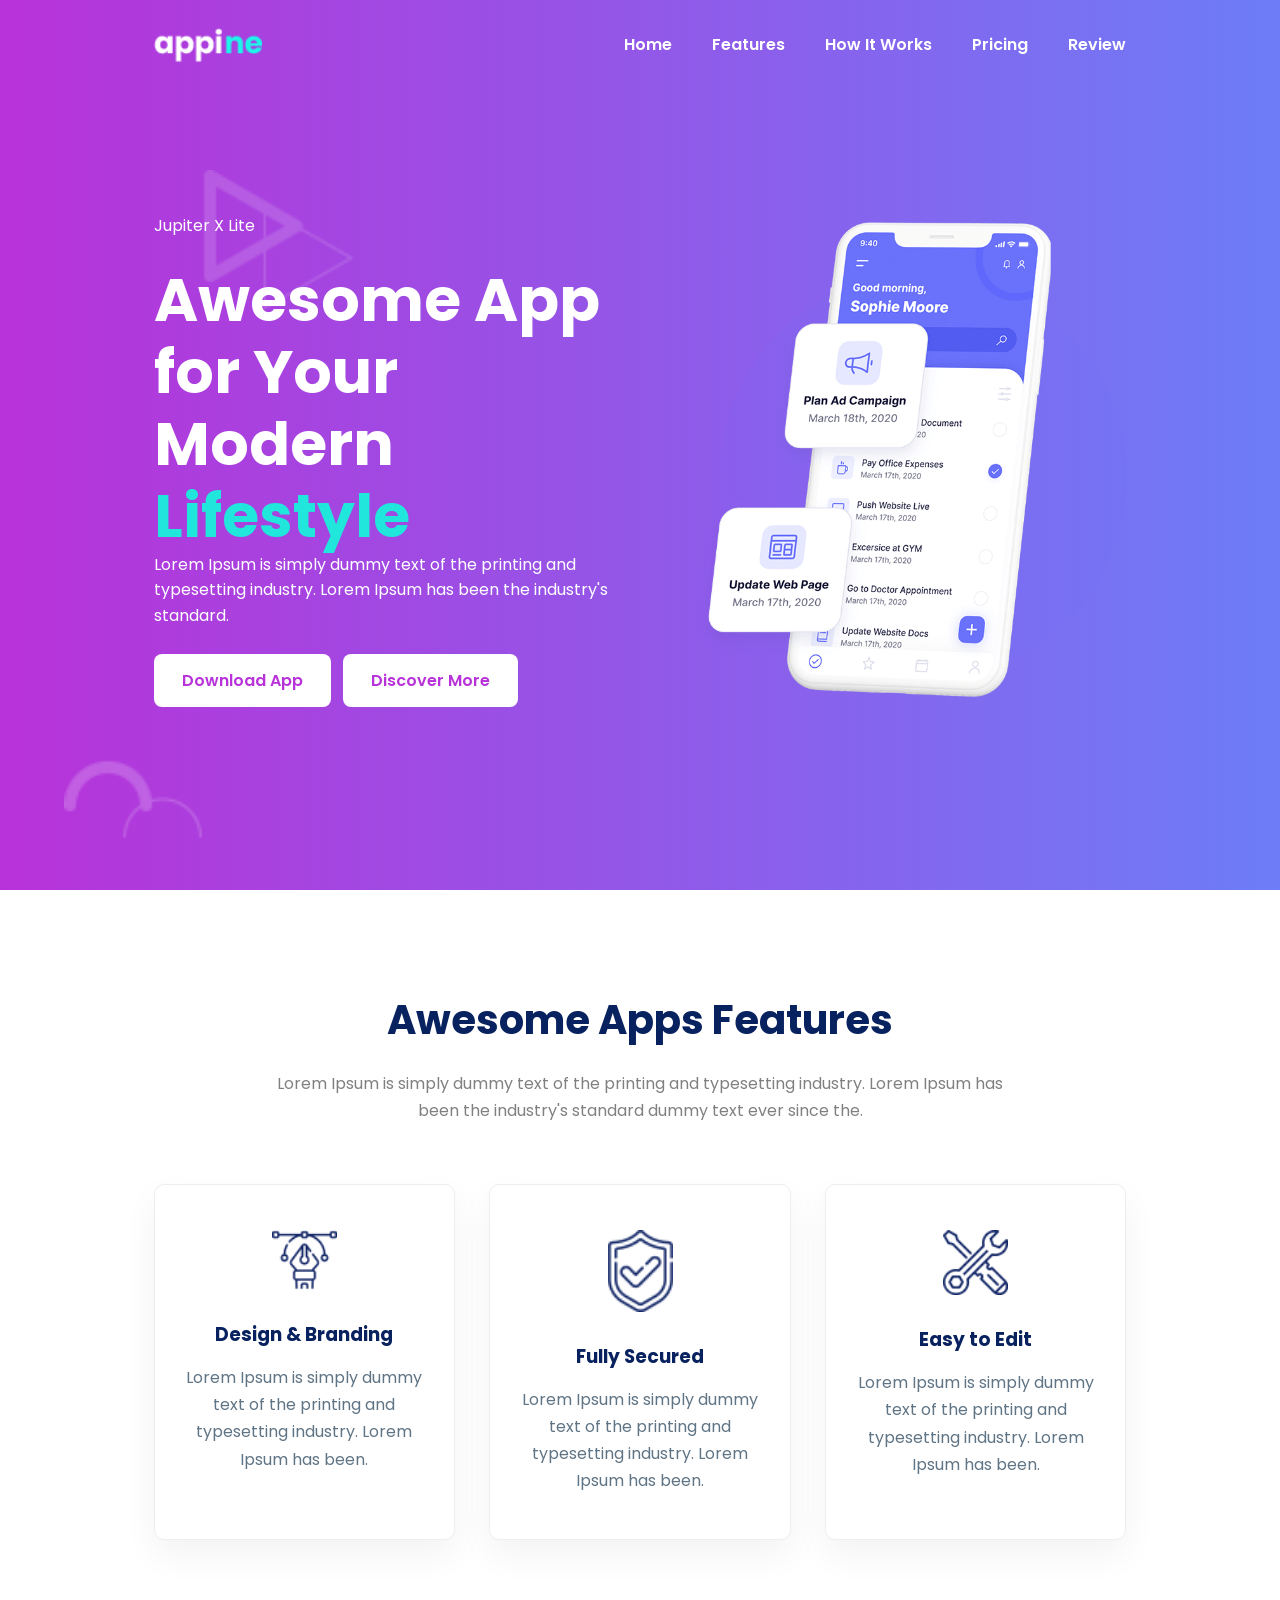
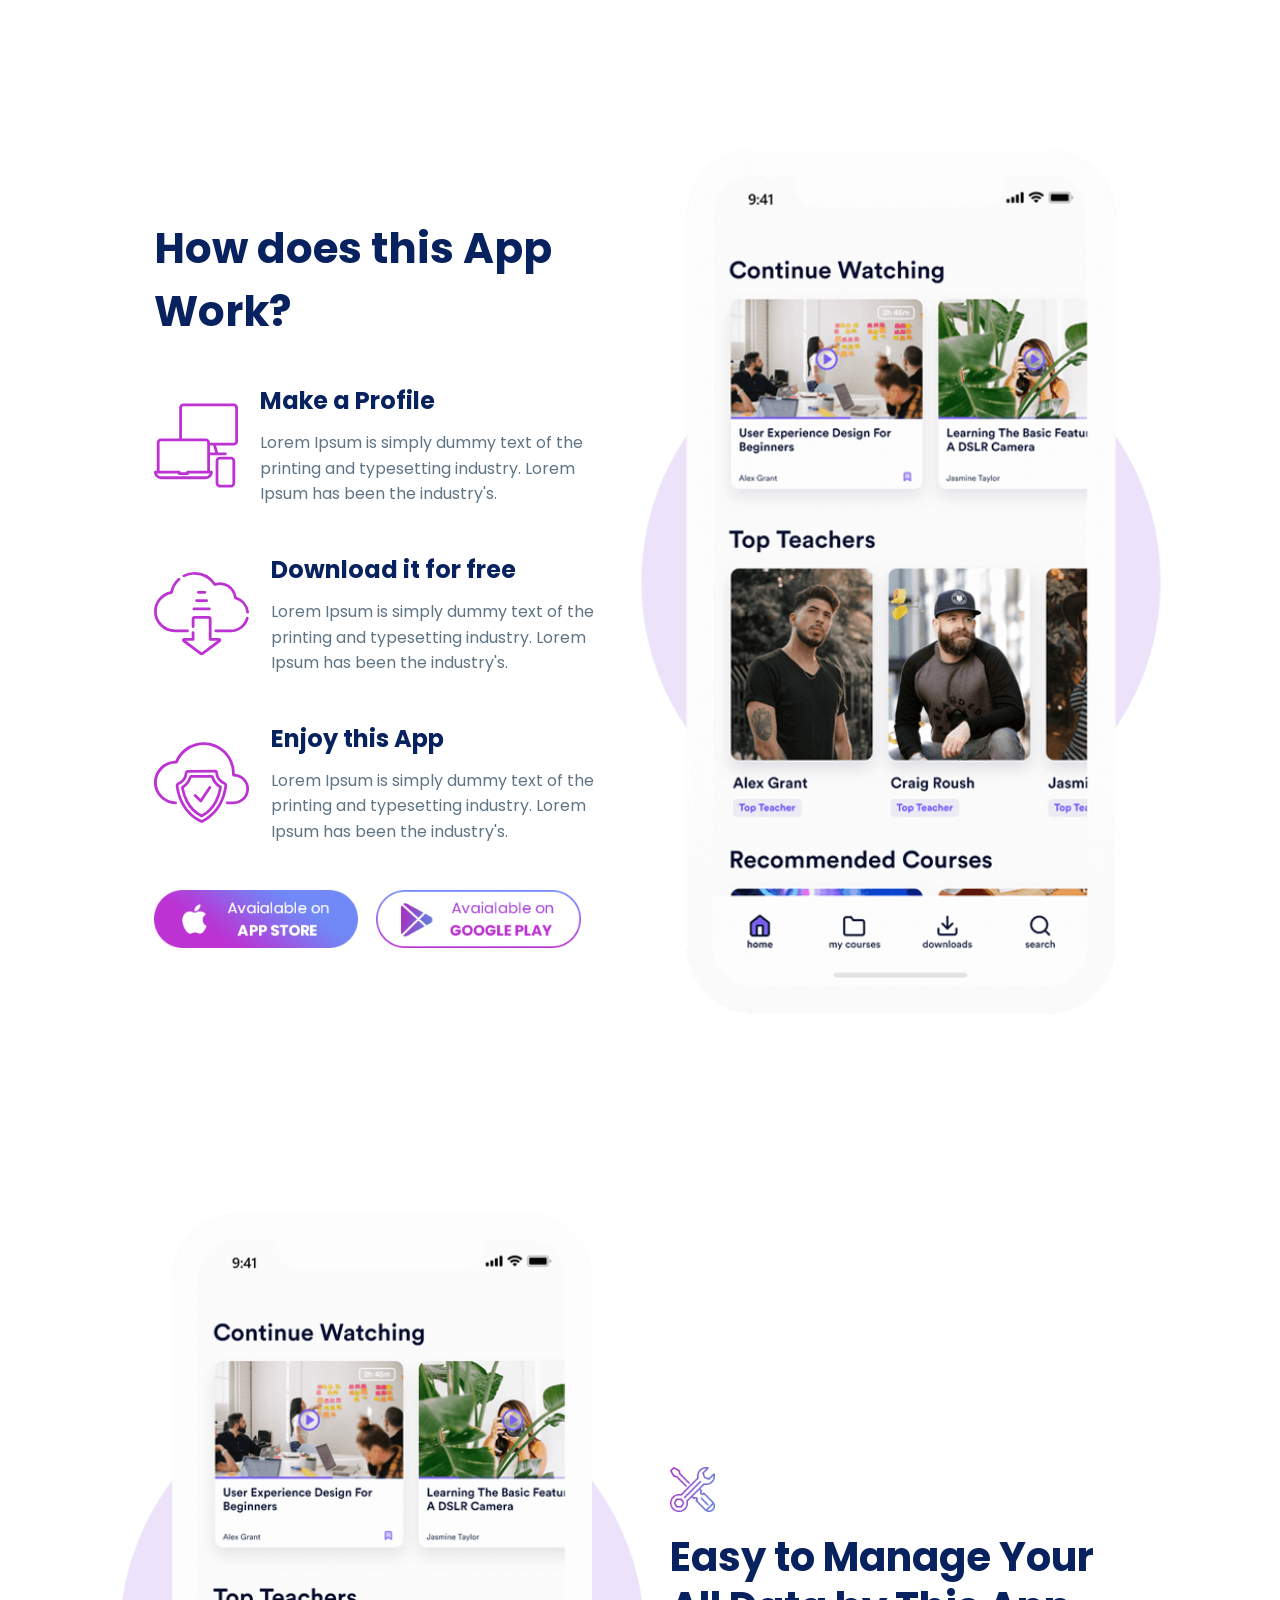
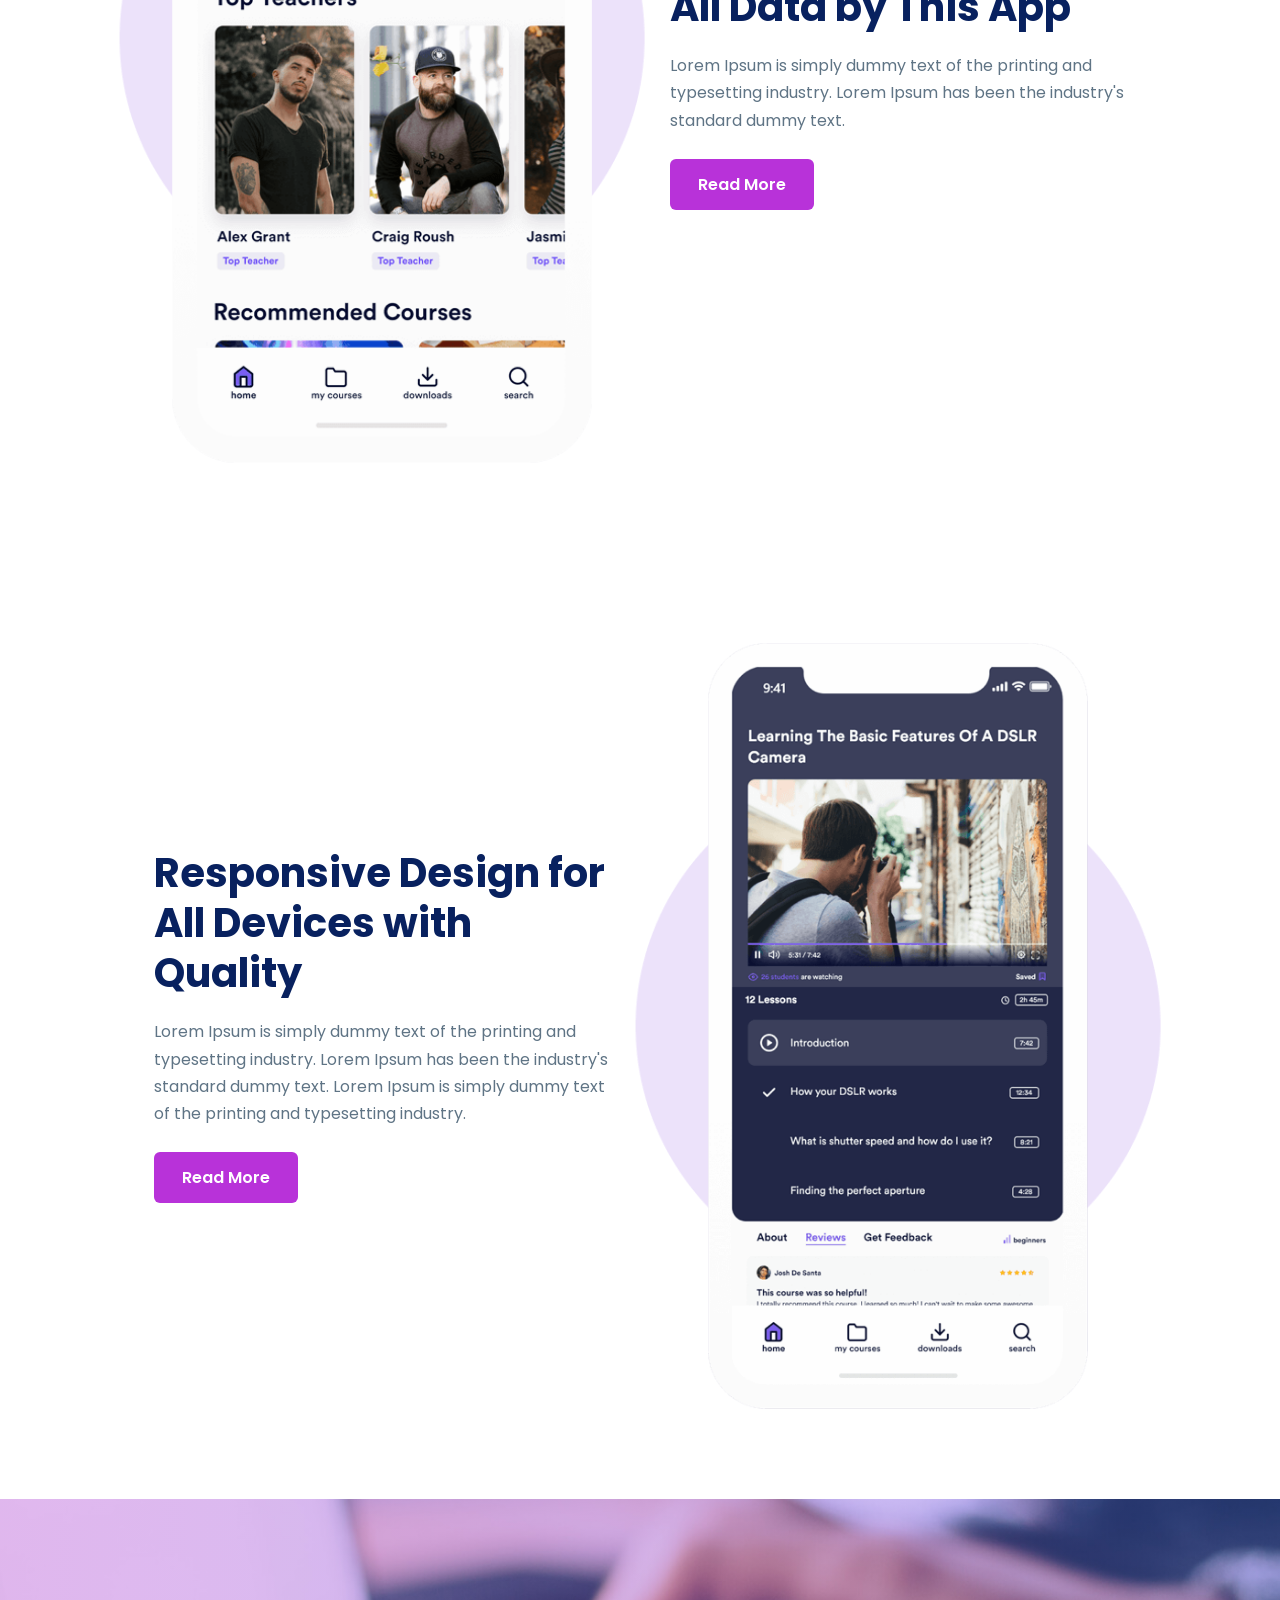
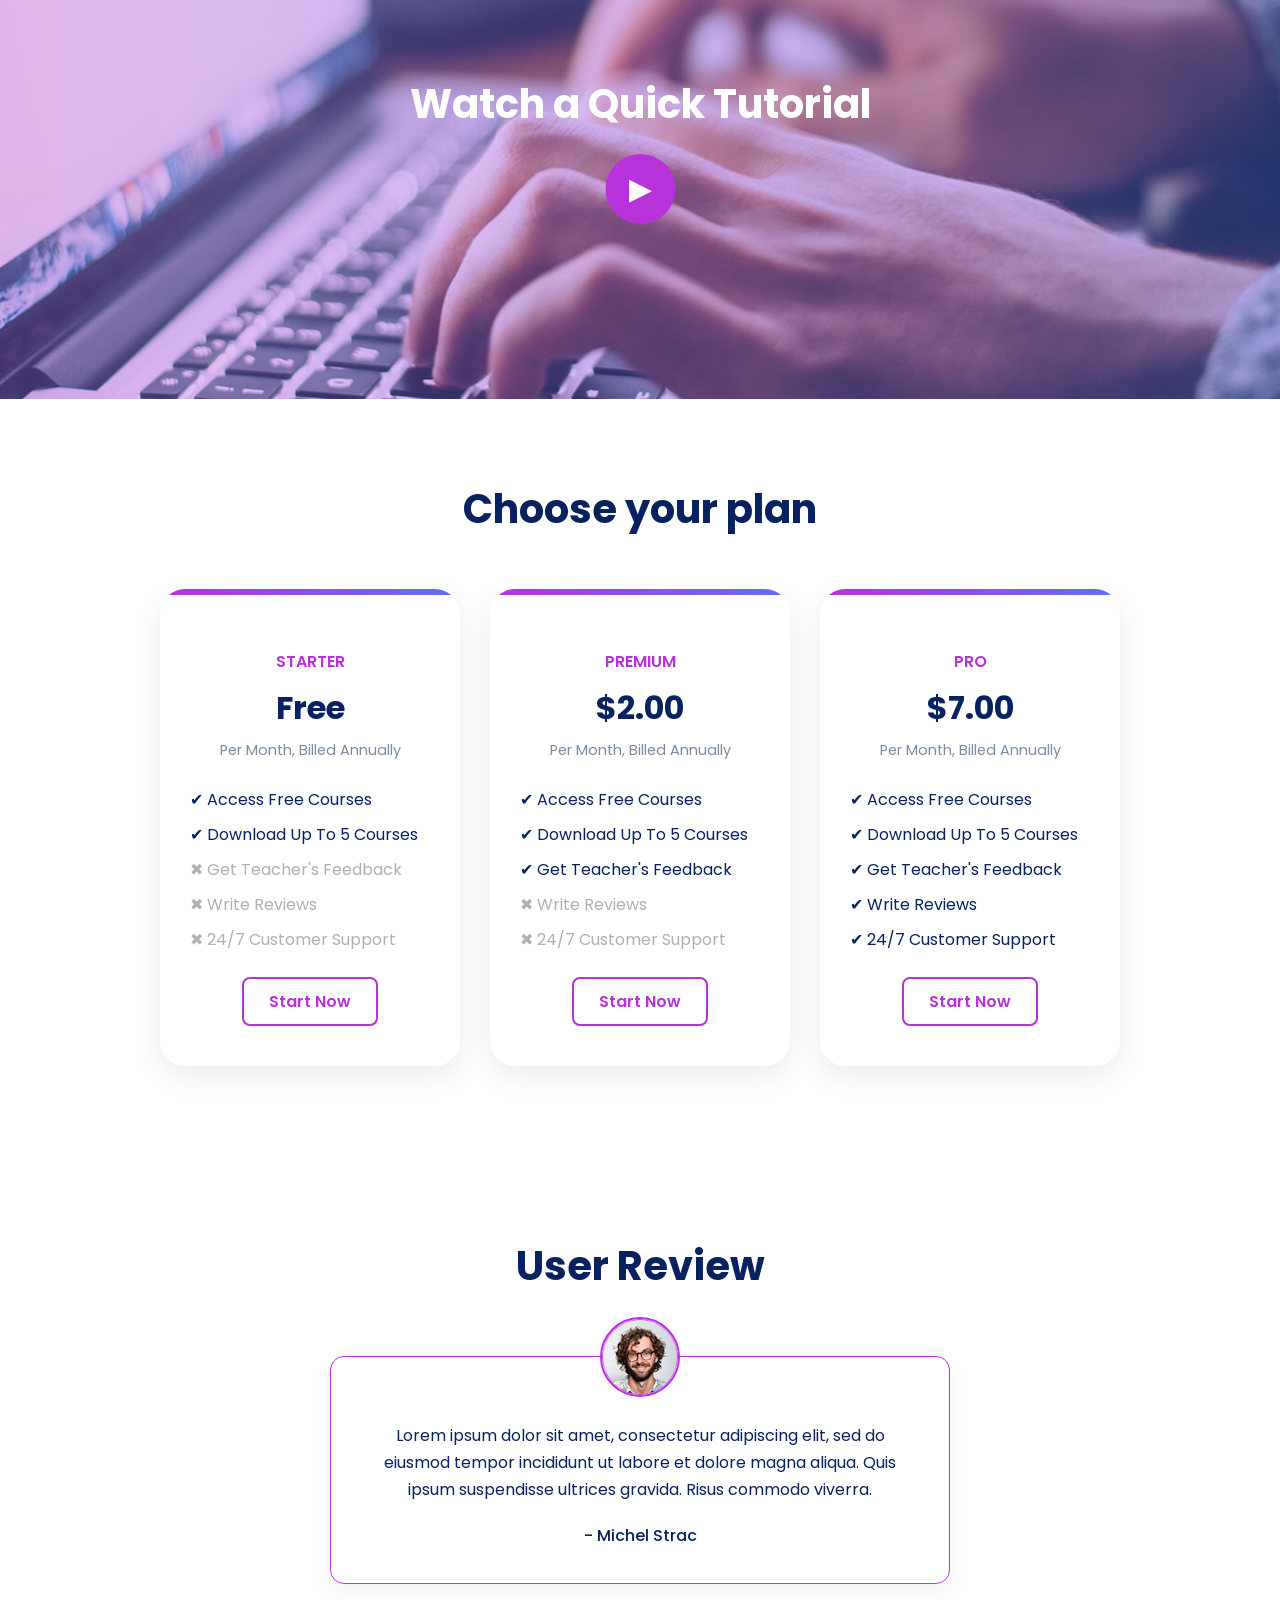
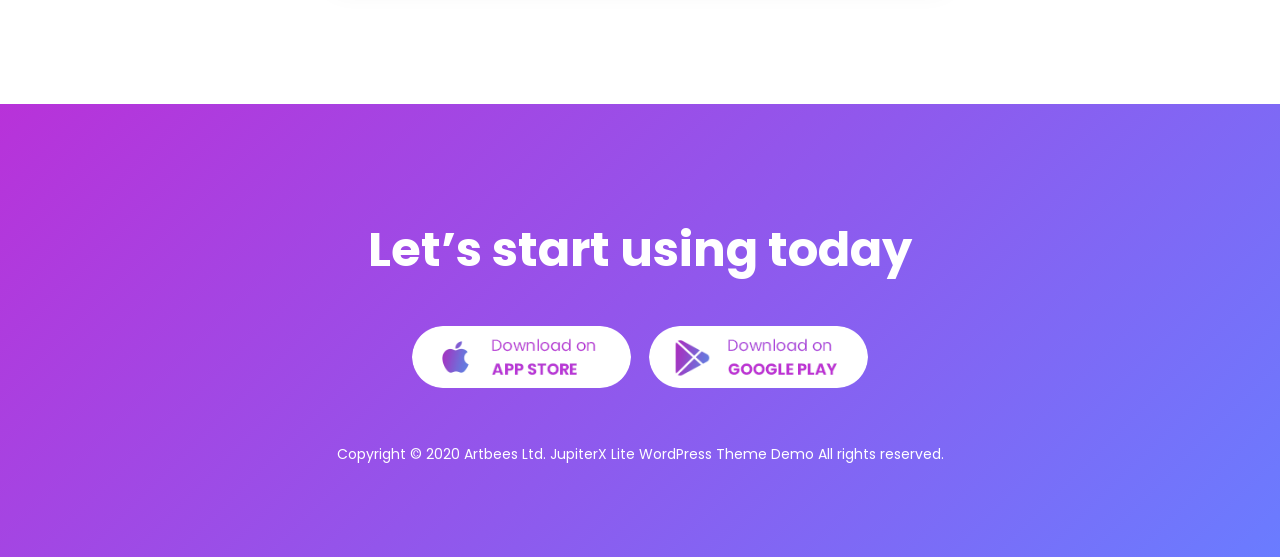
<file: Final-project/index.html>
<!DOCTYPE html>
<html lang="en">
<head>
  <meta charset="UTF-8">
  <meta name="viewport" content="width=device-width, initial-scale=1.0">
  <meta name="description" content="Appine app landing page recreated for DMD 3470 final project.">
  <title>Appine Landing Page</title>

  <link rel="preconnect" href="https://fonts.googleapis.com">
  <link rel="preconnect" href="https://fonts.gstatic.com" crossorigin>
  <link href="https://fonts.googleapis.com/css2?family=Poppins:wght@300;400;600;700&display=swap" rel="stylesheet">
  <link rel="stylesheet" href="styles.css">
</head>

<body>
<header class="site-header">
  <nav class="nav" aria-label="Main navigation">
    <a href="#home" class="logo" aria-label="Appine home">
      <img src="images/Final Project Images/logo.png" alt="Appine logo" width="108" height="28">
    </a>

    <ul class="nav-links">
      <li><a href="#home">Home</a></li>
      <li><a href="#features">Features</a></li>
      <li><a href="#how">How It Works</a></li>
      <li><a href="#pricing">Pricing</a></li>
      <li><a href="#review">Review</a></li>
    </ul>
  </nav>
</header>

<main>
  <section id="home" class="hero">
    <img class="hero-shapes" src="images/Final Project Images/hero-bg.png" alt="" aria-hidden="true">

    <div class="hero-text">
      <p class="small-text">Jupiter X Lite</p>
      <h1>Awesome App for Your Modern <span>Lifestyle</span></h1>
      <p>Lorem Ipsum is simply dummy text of the printing and typesetting industry. Lorem Ipsum has been the industry's standard.</p>

      <div class="hero-buttons">
        <a href="#">Download App</a>
        <a href="#features">Discover More</a>
      </div>
    </div>

    <div class="hero-image">
      <picture>
        <source srcset="images/Final Project Images/hero-img.png" media="(min-width: 768px)">
        <img src="images/Final Project Images/hero-img.png" alt="App preview on phone" width="520" height="650">
      </picture>
    </div>
  </section>

  <section id="features" class="features">
    <h2>Awesome Apps Features</h2>
    <p class="features-desc">Lorem Ipsum is simply dummy text of the printing and typesetting industry. Lorem Ipsum has been the industry's standard dummy text ever since the.</p>

    <div class="feature-container">
      <article class="feature-box">
        <img src="images/Final Project Images/features-icon-1.png" alt="Design icon" loading="lazy" width="65" height="65">
        <h3>Design &amp; Branding</h3>
        <p>Lorem Ipsum is simply dummy text of the printing and typesetting industry. Lorem Ipsum has been.</p>
      </article>

      <article class="feature-box">
        <img src="images/Final Project Images/features-icon-2.png" alt="Security icon" loading="lazy" width="65" height="65">
        <h3>Fully Secured</h3>
        <p>Lorem Ipsum is simply dummy text of the printing and typesetting industry. Lorem Ipsum has been.</p>
      </article>

      <article class="feature-box">
        <img src="images/Final Project Images/features-icon-3.png" alt="Edit icon" loading="lazy" width="65" height="65">
        <h3>Easy to Edit</h3>
        <p>Lorem Ipsum is simply dummy text of the printing and typesetting industry. Lorem Ipsum has been.</p>
      </article>
    </div>
  </section>

  <section id="how" class="how-it-works">
    <div class="how-content">
      <div class="how-text">
        <h2>How does this App Work?</h2>

        <article class="step">
         <picture>
  <img src="images/Final Project Images/image (4).svg" alt="Profile icon" loading="lazy" width="95" height="95">
        </picture>
          <div>
            <h3>Make a Profile</h3>
            <p>Lorem Ipsum is simply dummy text of the printing and typesetting industry. Lorem Ipsum has been the industry's.</p>
          </div>
        </article>

        <article class="step">
          <img src="images/Final Project Images/image (5).svg" alt="Download icon" loading="lazy" width="95" height="95">
          <div>
            <h3>Download it for free</h3>
            <p>Lorem Ipsum is simply dummy text of the printing and typesetting industry. Lorem Ipsum has been the industry's.</p>
          </div>
        </article>

        <article class="step">
          <img src="images/Final Project Images/image (6).svg" alt="Enjoy app icon" loading="lazy" width="95" height="95">
          <div>
            <h3>Enjoy this App</h3>
            <p>Lorem Ipsum is simply dummy text of the printing and typesetting industry. Lorem Ipsum has been the industry's.</p>
          </div>
        </article>

        <div class="store-buttons">
          <picture>
          <img src="images/Final Project Images/app-store-img.png" alt="Download on the App Store" loading="lazy" width="170" height="58">
        </picture>
          <img src="images/Final Project Images/google-play-img.png" alt="Get it on Google Play" loading="lazy" width="170" height="58">
        </div>
      </div>

      <div class="how-image">
        <picture>
        <img class="circle-bg" src="images/Final Project Images/app-work-bg.png" alt="" aria-hidden="true" loading="lazy">
        </picture>
          <source srcset="images/Final Project Images/app-work-img-2.png" media="(min-width: 768px)">
          <img class="phone-img" src="images/Final Project Images/app-work-img-2.png" alt="Phone showing app workflow" loading="lazy" width="430" height="620">
        </picture>
      </div>
    </div>
  </section>

  <section class="info-section">
    <div class="info-image">
      <picture>
      <img class="info-bg" src="images/Final Project Images/app-work-bg.png" alt="" aria-hidden="true" loading="lazy">
      </picture>
      <picture>
        <source srcset="images/Final Project Images/easy-to-manage-img-2.png" media="(min-width: 768px)">
        <img class="info-phone" src="images/Final Project Images/easy-to-manage-img-2.png" alt="App data screen" loading="lazy" width="420" height="610">
      </picture>
    </div>

    <div class="info-text">
      <img class="info-icon" src="images/Final Project Images/easy-to-manage-icon.png" alt="Data management icon" loading="lazy" width="45" height="45">
      <h2>Easy to Manage Your All Data by This App</h2>
      <p>Lorem Ipsum is simply dummy text of the printing and typesetting industry. Lorem Ipsum has been the industry's standard dummy text.</p>
      <a href="#">Read More</a>
    </div>
  </section>

  <section class="responsive-section">
    <div class="responsive-text">
      <h2>Responsive Design for All Devices with Quality</h2>
      <p>Lorem Ipsum is simply dummy text of the printing and typesetting industry. Lorem Ipsum has been the industry's standard dummy text. Lorem Ipsum is simply dummy text of the printing and typesetting industry.</p>
      <a href="#">Read More</a>
    </div>

    <div class="responsive-image">
      <picture>
      <img class="responsive-bg" src="images/Final Project Images/app-work-bg.png" alt="" aria-hidden="true" loading="lazy">
      </picture>
      <picture>
        <source srcset="images/Final Project Images/responsive-design-img-2.png" media="(min-width: 768px)">
        <img class="responsive-phone" src="images/Final Project Images/responsive-design-img-2.png" alt="Responsive app screen" loading="lazy" width="380" height="550">
      </picture>
    </div>
  </section>

  <section class="video-section">
    <div class="video-overlay"></div>
    <picture>
      <source srcset="images/Final Project Images/watch-tutorial-img.jpg" media="(min-width: 768px)">
      <img src="images/Final Project Images/watch-tutorial-img.jpg" class="video-bg" alt="Tutorial preview" loading="lazy">
    </picture>

    <div class="video-content">
      <h2>Watch a Quick Tutorial</h2>
      <button class="play-button" type="button" aria-label="Play video">▶</button>
    </div>
  </section>

  <section id="pricing" class="pricing-section">
    <h2>Choose your plan</h2>

    <div class="pricing-container">
      <article class="pricing-card">
        <img class="card-shape" src="images/Final Project Images/image (2).svg" alt="" aria-hidden="true" loading="lazy">
        <p class="plan">STARTER</p>
        <h3>Free</h3>
        <span>Per Month, Billed Annually</span>
        <ul>
          <li>✔ Access Free Courses</li>
          <li>✔ Download Up To 5 Courses</li>
          <li class="disabled">✖ Get Teacher's Feedback</li>
          <li class="disabled">✖ Write Reviews</li>
          <li class="disabled">✖ 24/7 Customer Support</li>
        </ul>
        <a href="#">Start Now</a>
      </article>

      <article class="pricing-card">
        <img class="card-shape" src="images/Final Project Images/image (2).svg" alt="" aria-hidden="true" loading="lazy">
        <p class="plan">PREMIUM</p>
        <h3>$2.00</h3>
        <span>Per Month, Billed Annually</span>
        <ul>
          <li>✔ Access Free Courses</li>
          <li>✔ Download Up To 5 Courses</li>
          <li>✔ Get Teacher's Feedback</li>
          <li class="disabled">✖ Write Reviews</li>
          <li class="disabled">✖ 24/7 Customer Support</li>
        </ul>
        <a href="#">Start Now</a>
      </article>

      <article class="pricing-card">
        <img class="card-shape" src="images/Final Project Images/image (2).svg" alt="" aria-hidden="true" loading="lazy">
        <p class="plan">PRO</p>
        <h3>$7.00</h3>
        <span>Per Month, Billed Annually</span>
        <ul>
          <li>✔ Access Free Courses</li>
          <li>✔ Download Up To 5 Courses</li>
          <li>✔ Get Teacher's Feedback</li>
          <li>✔ Write Reviews</li>
          <li>✔ 24/7 Customer Support</li>
        </ul>
        <a href="#">Start Now</a>
      </article>
    </div>
  </section>

  <section id="review" class="review-section">
    <h2>User Review</h2>
    <div class="review-box">
      <picture>
        <source srcset="images/Final Project Images/review-img.png" media="(min-width: 768px)">
        <img class="review-img" src="images/Final Project Images/review-img.png" alt="User review photo" loading="lazy" width="80" height="80">
      </picture>
      <p>Lorem ipsum dolor sit amet, consectetur adipiscing elit, sed do eiusmod tempor incididunt ut labore et dolore magna aliqua. Quis ipsum suspendisse ultrices gravida. Risus commodo viverra.</p>
      <h3>- Michel Strac</h3>
    </div>
  </section>
</main>

<footer class="cta-section">
  <div class="cta-content">
    <h2>Let’s start using today</h2>
    <div class="store-buttons">
      <img src="images/Final Project Images/app-store-img-footer.png" alt="Download on the App Store" loading="lazy" width="180" height="62">
      <img src="images/Final Project Images/google-play-img-footer.png" alt="Get it on Google Play" loading="lazy" width="180" height="62">
    </div>
    <p class="copyright">Copyright © 2020 Artbees Ltd. JupiterX Lite WordPress Theme Demo All rights reserved.</p>
  </div>
</footer>

<script src="scripts.js" defer></script>
</body>
</html>
</file>
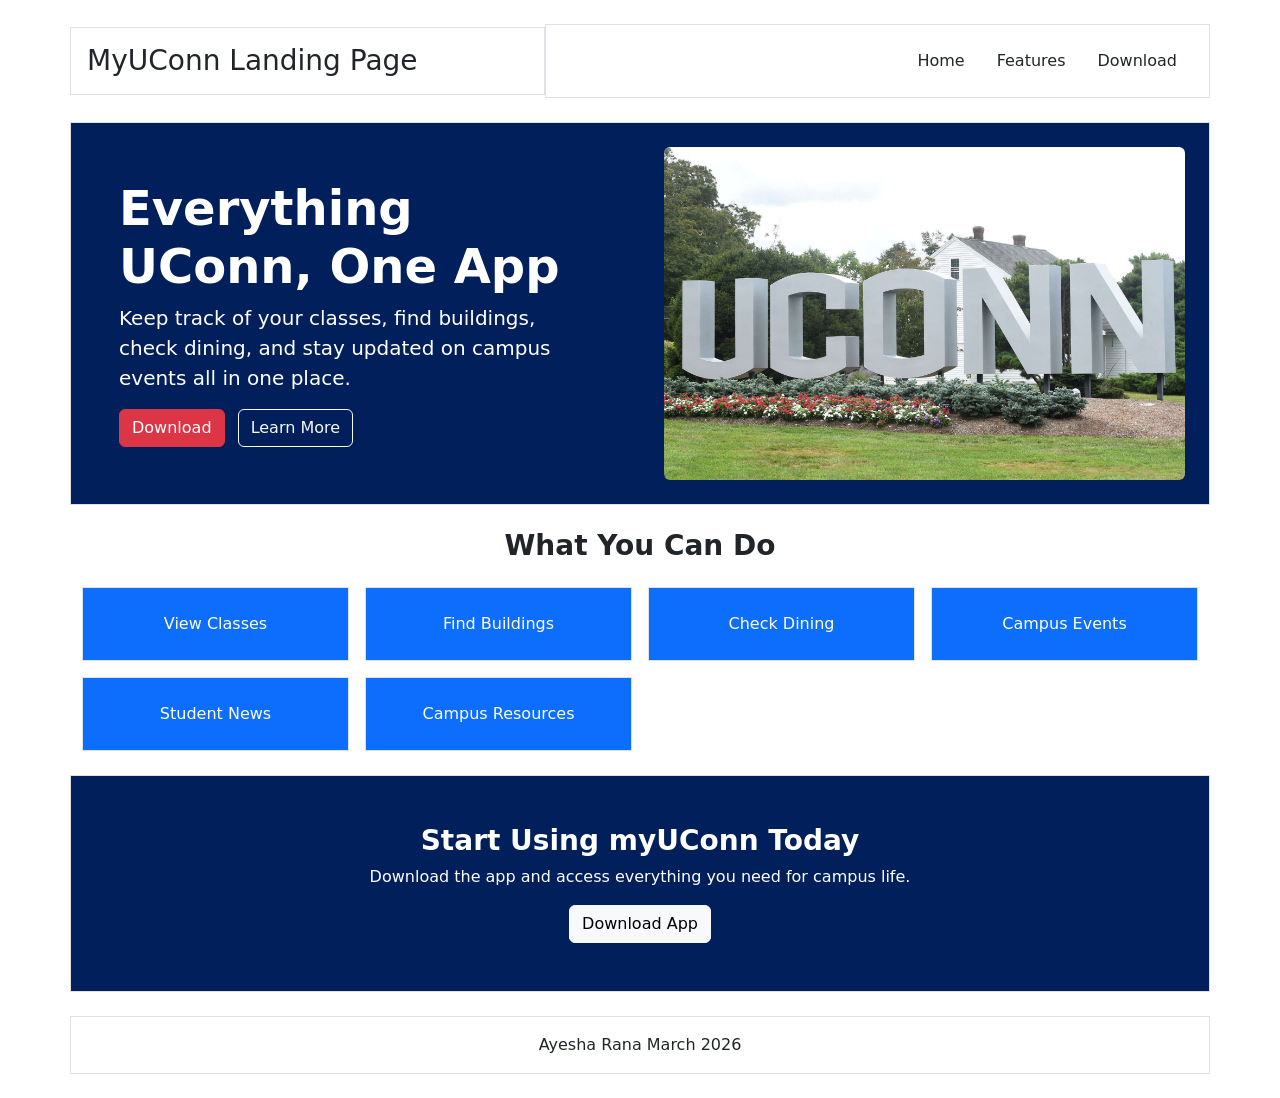
<file: week 4/index.html>
<!doctype html>
<html class="no-js" lang="en">

<head>
  <meta charset="utf-8">
  <meta name="viewport" content="width=device-width, initial-scale=1">
  <title>My UConn Landing Page</title>

  <!-- Bootstrap ONLY -->
  <link href="https://cdn.jsdelivr.net/npm/bootstrap@5.3.8/dist/css/bootstrap.min.css" rel="stylesheet">

  <meta name="description" content="myUConn landing page">
</head>

<body>

  <div class="container py-4">

    <!-- Header -->
    <div class="row mb-4 align-items-center">
      <div class="col-md-4 col-lg-5 border p-3 text-center text-md-start">
        <h1 class="h3 m-0">MyUConn Landing Page</h1>
      </div>

      <div class="col-md-8 col-lg-7 border p-3">
        <ul class="nav justify-content-center justify-content-md-end">
          <li class="nav-item"><a class="nav-link text-dark" href="#hero">Home</a></li>
          <li class="nav-item"><a class="nav-link text-dark" href="#features">Features</a></li>
          <li class="nav-item"><a class="nav-link text-dark" href="#download">Download</a></li>
        </ul>
      </div>
    </div>

    <!-- Hero -->
    <div class="row mb-4" id="hero">
      <div class="col-12 border p-0">
        <div class="row g-0 align-items-center text-white" style="background-color:#001f5b; min-height:380px;">
          
          <div class="col-md-6 p-4 p-lg-5 text-center text-md-start">
            <h2 class="display-5 fw-bold">Everything UConn, One App</h2>
            <p class="lead">Keep track of your classes, find buildings, check dining, and stay updated on campus events all in one place.</p>
            <a href="#download" class="btn btn-danger me-2">Download</a>
            <a href="#features" class="btn btn-outline-light">Learn More</a>
          </div>

          <div class="col-md-6 p-4 text-center">
            <img src="uconn.jpg" alt="UConn campus sign" class="img-fluid rounded">
          </div>

        </div>
      </div>
    </div>

    <!-- Features -->
    <div class="row mb-3" id="features">
      <div class="col-12 text-center">
        <h3 class="fw-bold">What You Can Do</h3>
      </div>
    </div>

    <div class="row g-3 mb-4">
      <div class="col-6 col-md-4 col-lg-3">
        <div class="border p-4 h-100 text-center bg-primary text-white">View Classes</div>
      </div>
      <div class="col-6 col-md-4 col-lg-3">
        <div class="border p-4 h-100 text-center bg-primary text-white">Find Buildings</div>
      </div>
      <div class="col-6 col-md-4 col-lg-3">
        <div class="border p-4 h-100 text-center bg-primary text-white">Check Dining</div>
      </div>
      <div class="col-6 col-md-4 col-lg-3">
        <div class="border p-4 h-100 text-center bg-primary text-white">Campus Events</div>
      </div>
      <div class="col-6 col-md-4 col-lg-3">
        <div class="border p-4 h-100 text-center bg-primary text-white">Student News</div>
      </div>
      <div class="col-6 col-md-4 col-lg-3">
        <div class="border p-4 h-100 text-center bg-primary text-white">Campus Resources</div>
      </div>
    </div>

    <!-- CTA -->
    <div class="row mb-4" id="download">
      <div class="col-12 border p-5 text-center text-white" style="background-color:#001f5b;">
        <h3 class="fw-bold">Start Using myUConn Today</h3>
        <p>Download the app and access everything you need for campus life.</p>
        <a href="#hero" class="btn btn-light">Download App</a>
      </div>
    </div>

    <!-- Footer -->
    <div class="row">
      <div class="col-12 border p-3 text-center">
        Ayesha Rana March 2026
      </div>
    </div>

  </div>

</body>

</html>
</file>
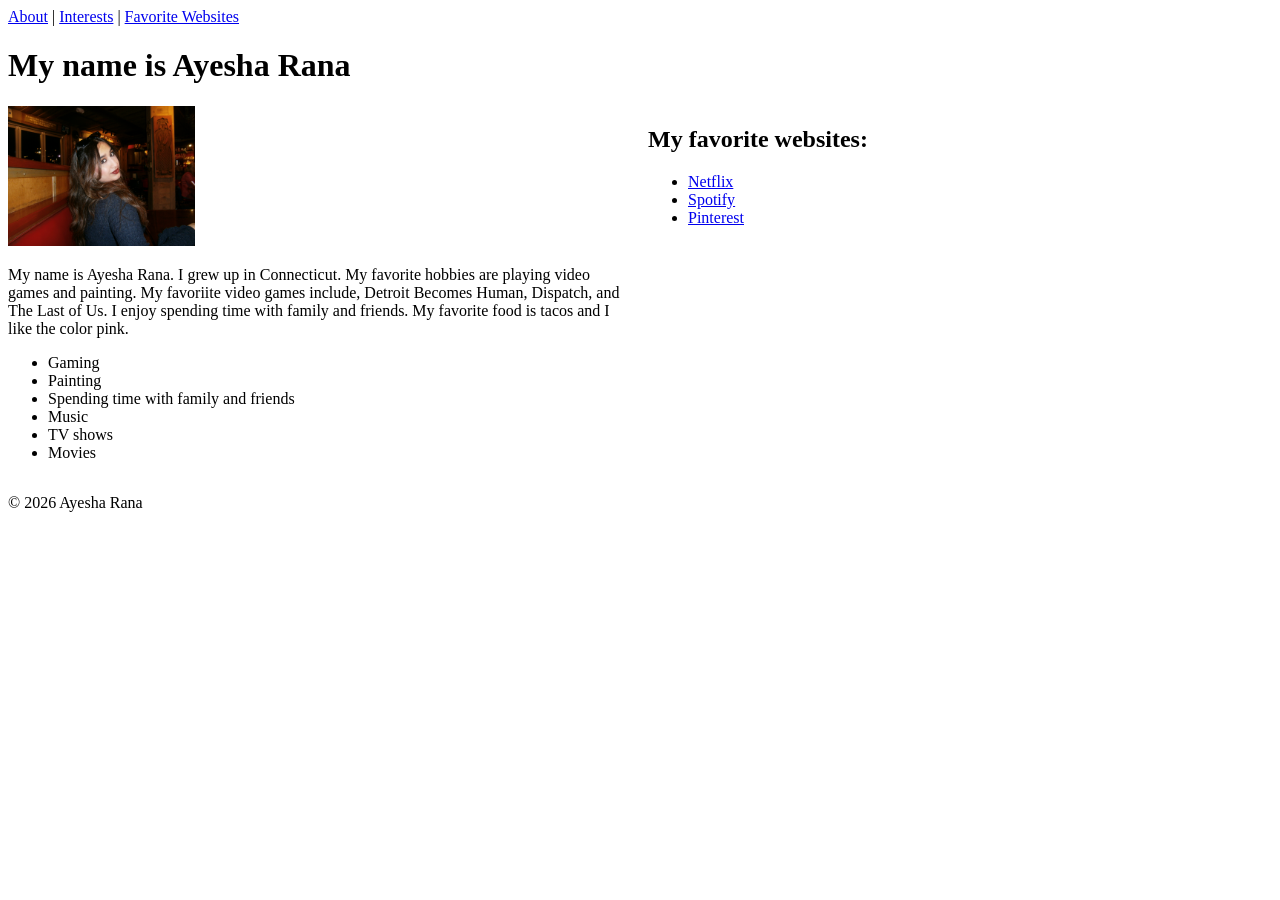
<file: week-02/index.html>
<!DOCTYPE html>
<html lang="en">
<head>
    <meta charset="UTF-8">
    <meta name="viewport" content="width=device-width, initial-scale=1.0">
    <title>Week 2 assignment</title>
</head>
<style>
  main {
    display: grid;
    grid-template-columns: 1fr;
    gap: 16px;
  }

  @media (min-width: 800px) {
    main {
      grid-template-columns: 1fr 1fr;
    }
  }
</style>
<body>
    <header>
    <nav>
  <a href="#about">About</a> |
  <a href="#interests">Interests</a> |
  <a href="#websites">Favorite Websites</a>
</nav>
  <h1>My name is Ayesha Rana</h1>
</header>
<main>
  <section>
    <img src="me.jpeg" alt="A photo of me!" style="max-width: 30%; height: auto;">

    <p id="about">
      My name is Ayesha Rana. I grew up in Connecticut. My favorite hobbies are playing 
      video games and painting. My favoriite video games include, Detroit Becomes
      Human, Dispatch, and The Last of Us. I enjoy spending time with family and 
      friends. My favorite food is tacos and I like the color pink.
    </p>

    <ul id="interests">
      <li>Gaming</li>
      <li>Painting</li>
      <li>Spending time with family and friends</li>
      <li>Music</li>
      <li>TV shows</li>
      <li>Movies</li>
    </ul>
  </section>

  <section>
    <h2 id="websites">My favorite websites:</h2>
    <ul>
      <li><a href="https://www.netflix.com/">Netflix</a></li>
      <li><a href="https://www.spotify.com/">Spotify</a></li>
      <li><a href="https://www.pinterest.com/">Pinterest</a></li>
    </ul>
  </section>
</main>
<footer>
    <p>© 2026 Ayesha Rana</p>
</footer>
</body>
</html>
</file>
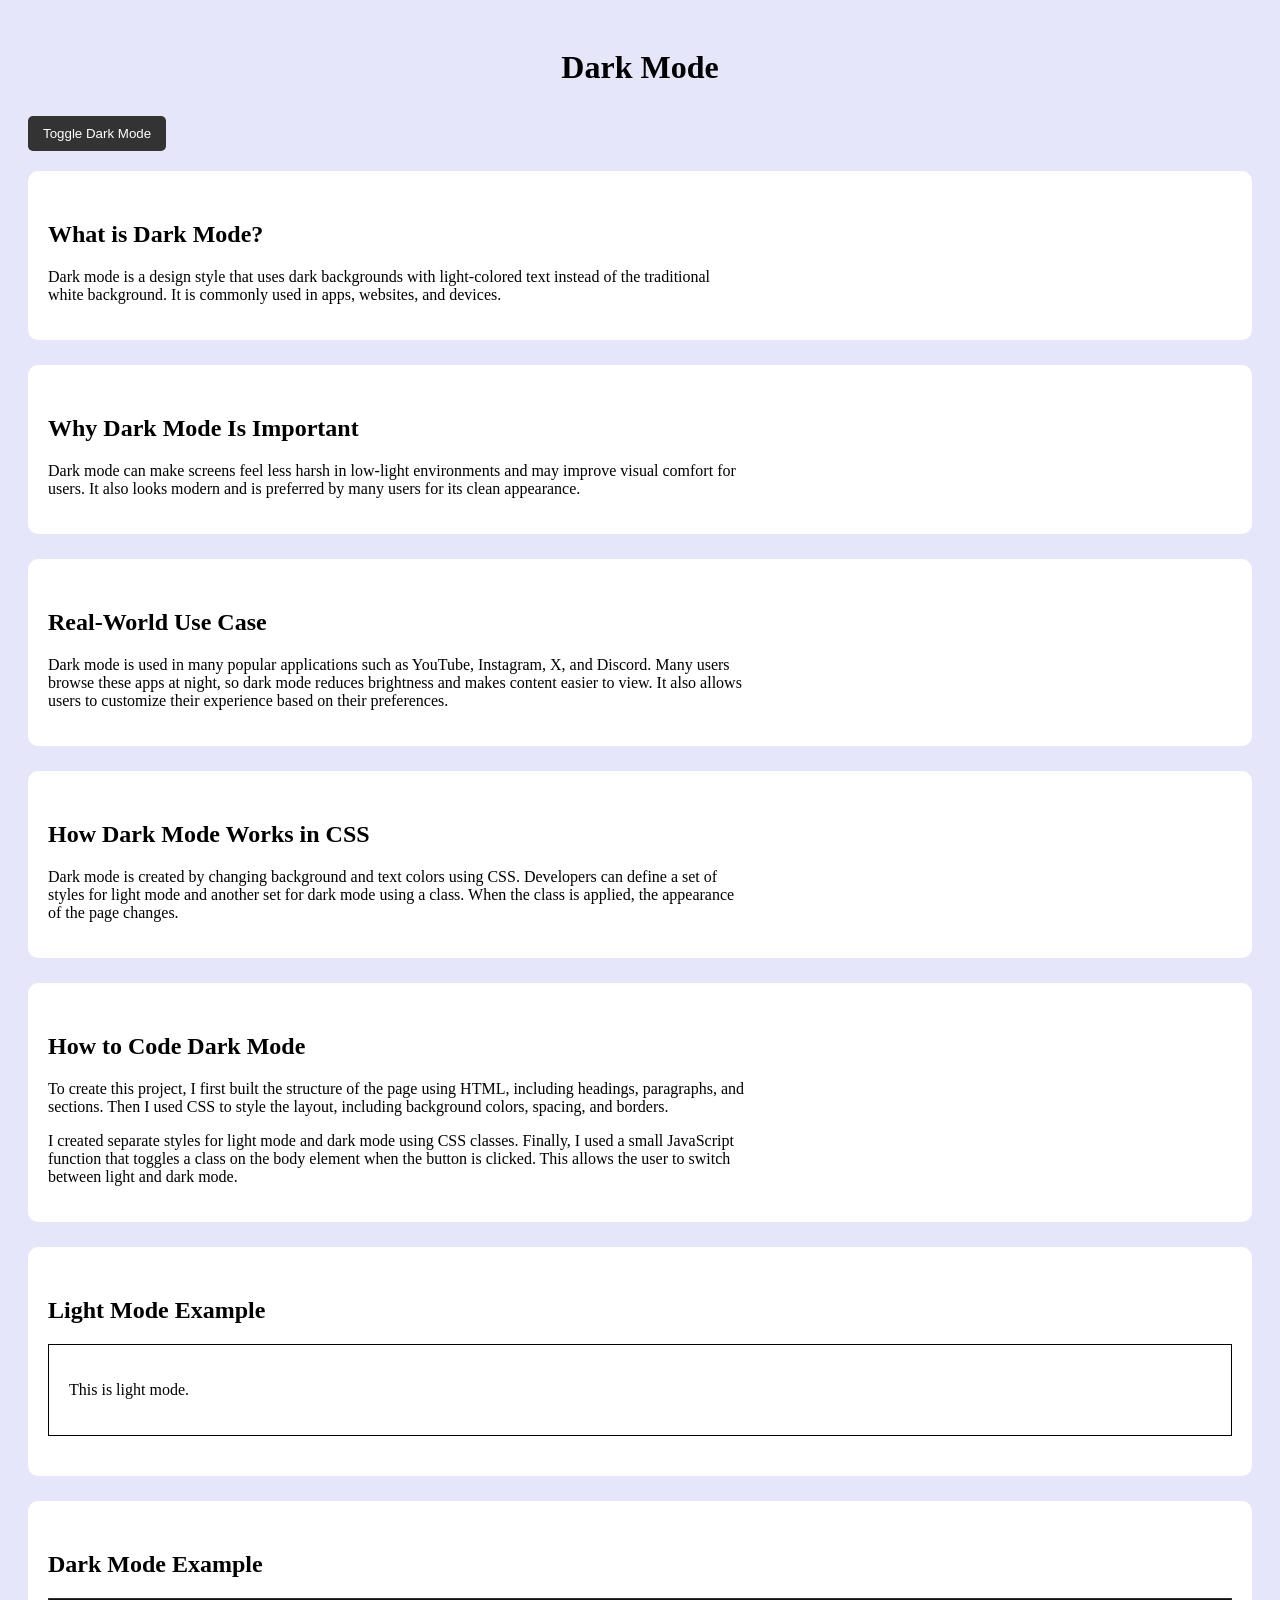
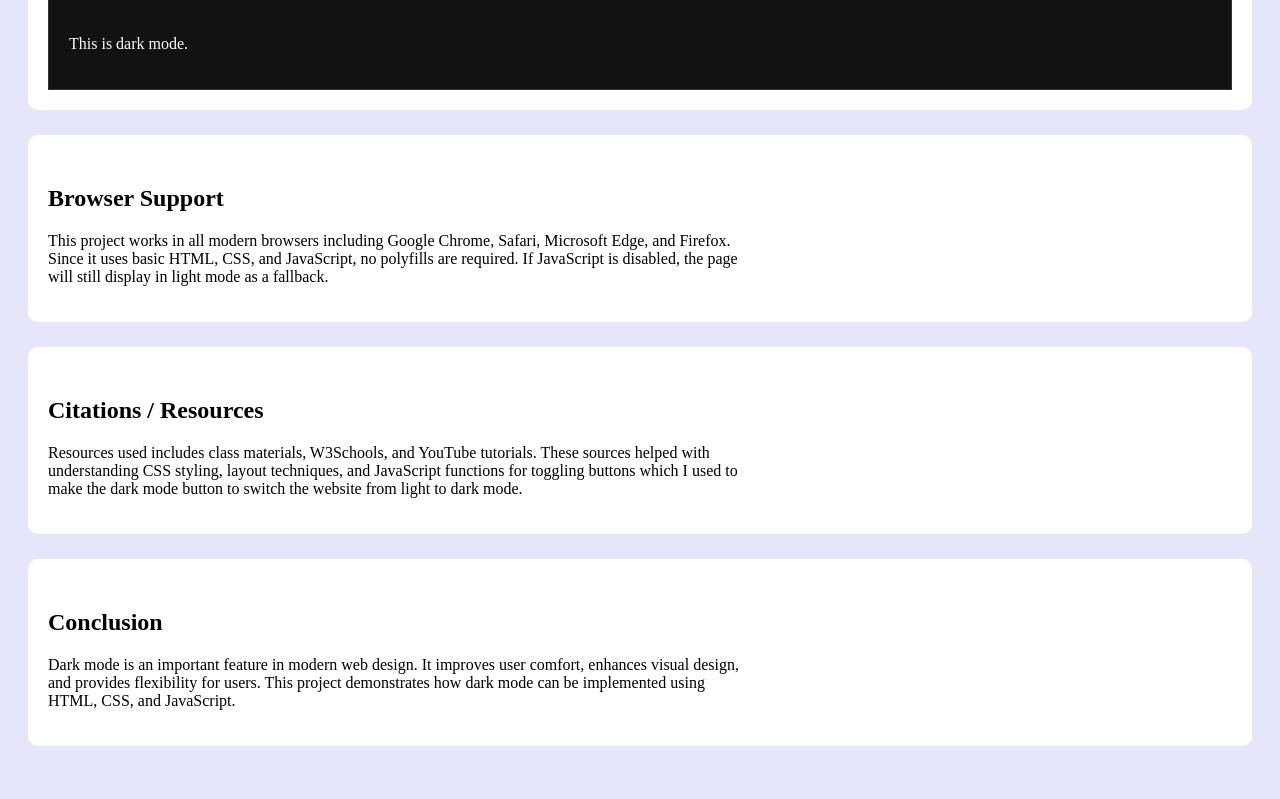
<file: week-0Midterm/index.html>
<!DOCTYPE html>
<html lang="en">
<head>
  <meta charset="UTF-8">
  <title>Dark Mode Midterm</title>

  <style>
    button {
      padding: 10px 15px;
      margin-bottom: 20px;
      border: none;
      border-radius: 5px;
      background-color: #333;
      color: white;
      cursor: pointer;
    }

    body {
      font-family: "Times New Roman", Times, serif;
      padding: 20px;
      background-color: lavender;
    }

    h1 {
      text-align: center;
      margin-bottom: 30px;
    }

    h2 {
      margin-top: 30px;
    }

    p {
      max-width: 700px;
    }

    section {
      background-color: white;
      padding: 20px;
      margin-bottom: 25px;
      border-radius: 10px;
    }

    .light-box {
      background-color: white;
      color: black;
      padding: 20px;
      border: 1px solid black;
      margin-bottom: 20px;
    }

    .dark-box {
      background-color: #121212;
      color: white;
      padding: 20px;
      border: 1px solid #333;
    }

    /* Dark Mode */
    .dark-mode {
      background-color: #121212;
      color: white;
    }

    .dark-mode section {
      background-color: #1e1e1e;
    }

    .dark-mode .light-box {
      background-color: #2a2a2a;
      color: white;
      border: 1px solid #555;
    }
  </style>
</head>

<body>
  <h1>Dark Mode</h1>

  <button onclick="toggleDarkMode()">Toggle Dark Mode</button>

  <section>
    <h2>What is Dark Mode?</h2>
    <p>
      Dark mode is a design style that uses dark backgrounds with light-colored text instead of the traditional white background. It is commonly used in apps, websites, and devices.
    </p>
  </section>

  <section>
    <h2>Why Dark Mode Is Important</h2>
    <p>
      Dark mode can make screens feel less harsh in low-light environments and may improve visual comfort for users. It also looks modern and is preferred by many users for its clean appearance.
    </p>
  </section>

  <section>
    <h2>Real-World Use Case</h2>
    <p>
      Dark mode is used in many popular applications such as YouTube, Instagram, X, and Discord. Many users browse these apps at night, so dark mode reduces brightness and makes content easier to view. It also allows users to customize their experience based on their preferences.
    </p>
  </section>

  <section>
    <h2>How Dark Mode Works in CSS</h2>
    <p>
      Dark mode is created by changing background and text colors using CSS. Developers can define a set of styles for light mode and another set for dark mode using a class. When the class is applied, the appearance of the page changes.
    </p>
  </section>

  <section>
    <h2>How to Code Dark Mode</h2>
    <p>
      To create this project, I first built the structure of the page using HTML, including headings, paragraphs, and sections. Then I used CSS to style the layout, including background colors, spacing, and borders.
    </p>
    <p>
      I created separate styles for light mode and dark mode using CSS classes. Finally, I used a small JavaScript function that toggles a class on the body element when the button is clicked. This allows the user to switch between light and dark mode.
    </p>
  </section>

  <section>
    <h2>Light Mode Example</h2>
    <div class="light-box">
      <p>This is light mode.</p>
    </div>
  </section>

  <section>
    <h2>Dark Mode Example</h2>
    <div class="dark-box">
      <p>This is dark mode.</p>
    </div>
  </section>

  <section>
    <h2>Browser Support</h2>
    <p>
      This project works in all modern browsers including Google Chrome, Safari, Microsoft Edge, and Firefox. Since it uses basic HTML, CSS, and JavaScript, no polyfills are required. If JavaScript is disabled, the page will still display in light mode as a fallback.
    </p>
  </section>

  <section>
    <h2>Citations / Resources</h2>
    <p>
      Resources used includes class materials, W3Schools, and YouTube tutorials. These sources helped with understanding CSS styling, layout techniques, and JavaScript functions for toggling buttons which I used to make the dark mode button to switch the website from light to dark mode.
    </p>
  </section>

  <section>
    <h2>Conclusion</h2>
    <p>
      Dark mode is an important feature in modern web design. It improves user comfort, enhances visual design, and provides flexibility for users. This project demonstrates how dark mode can be implemented using HTML, CSS, and JavaScript.
    </p>
  </section>

  <script>
    function toggleDarkMode() {
      document.body.classList.toggle("dark-mode");
    }
  </script>

</body>
</html>
</file>
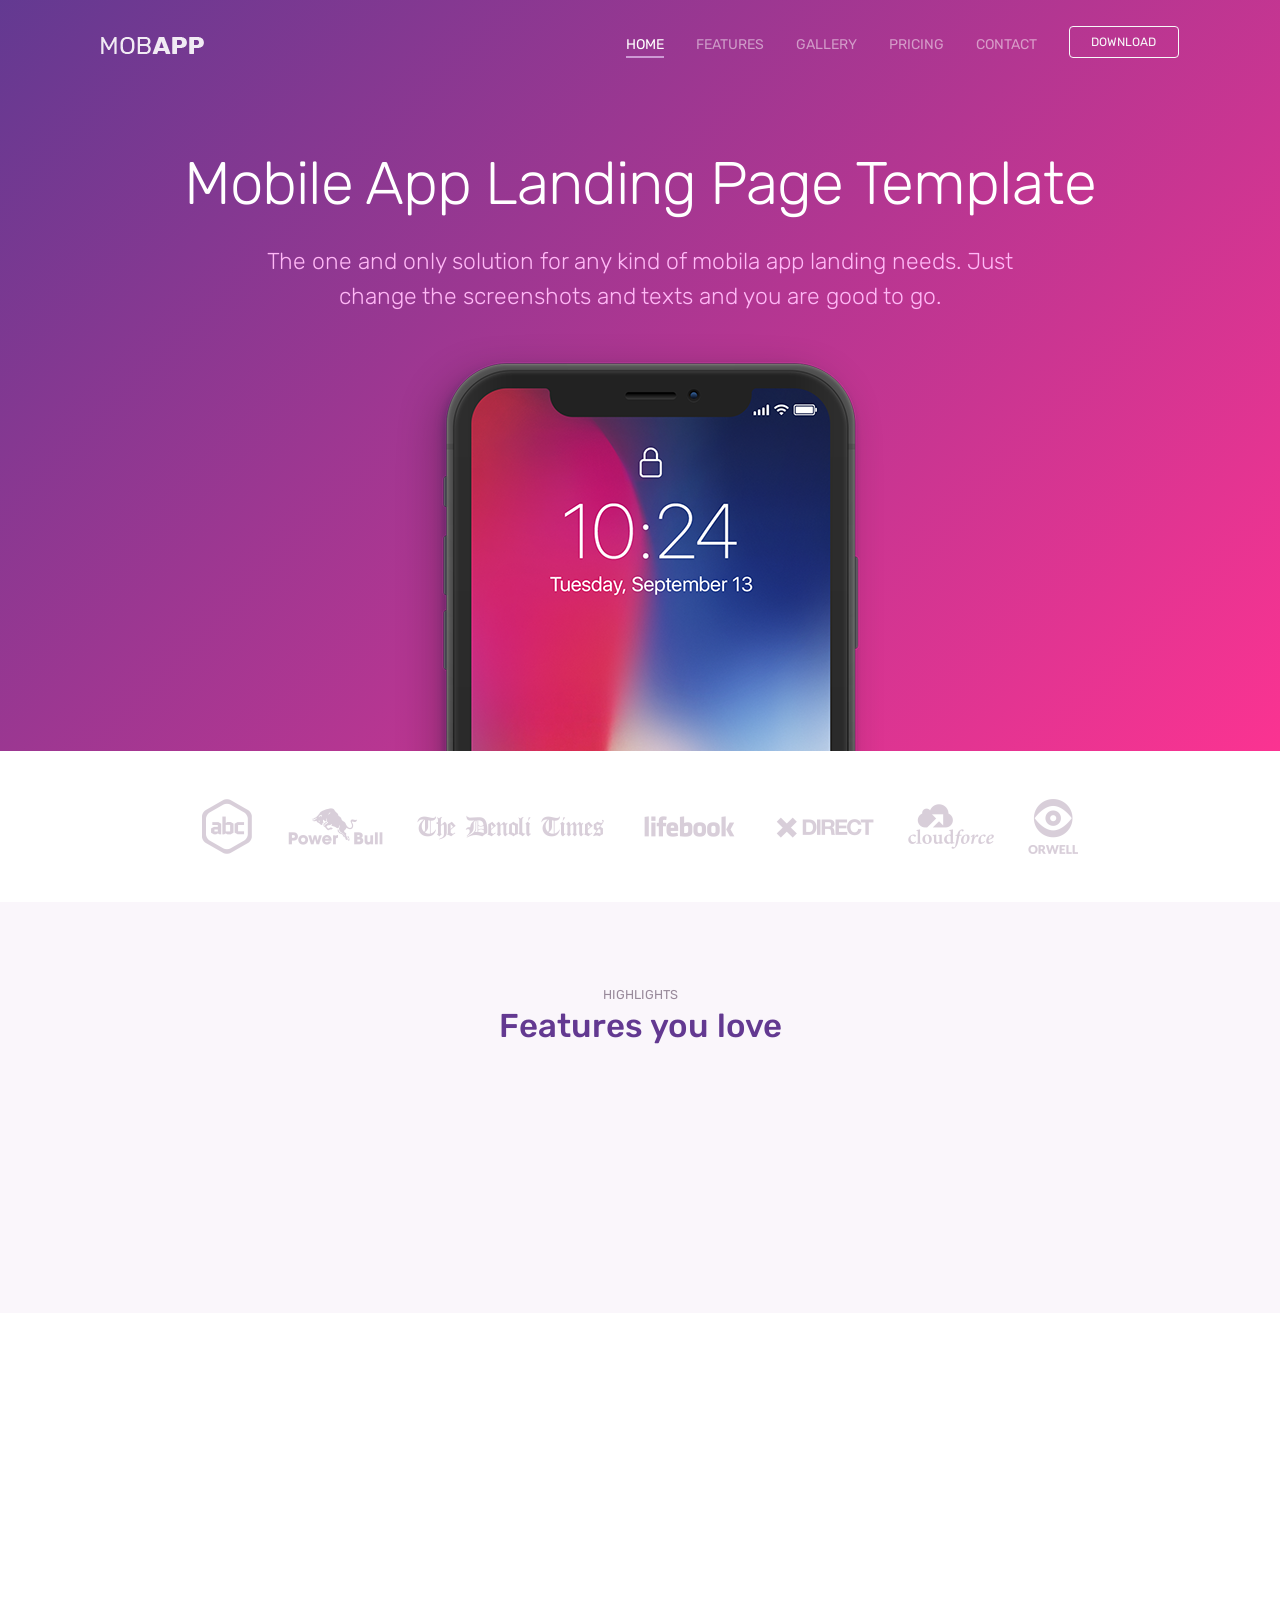
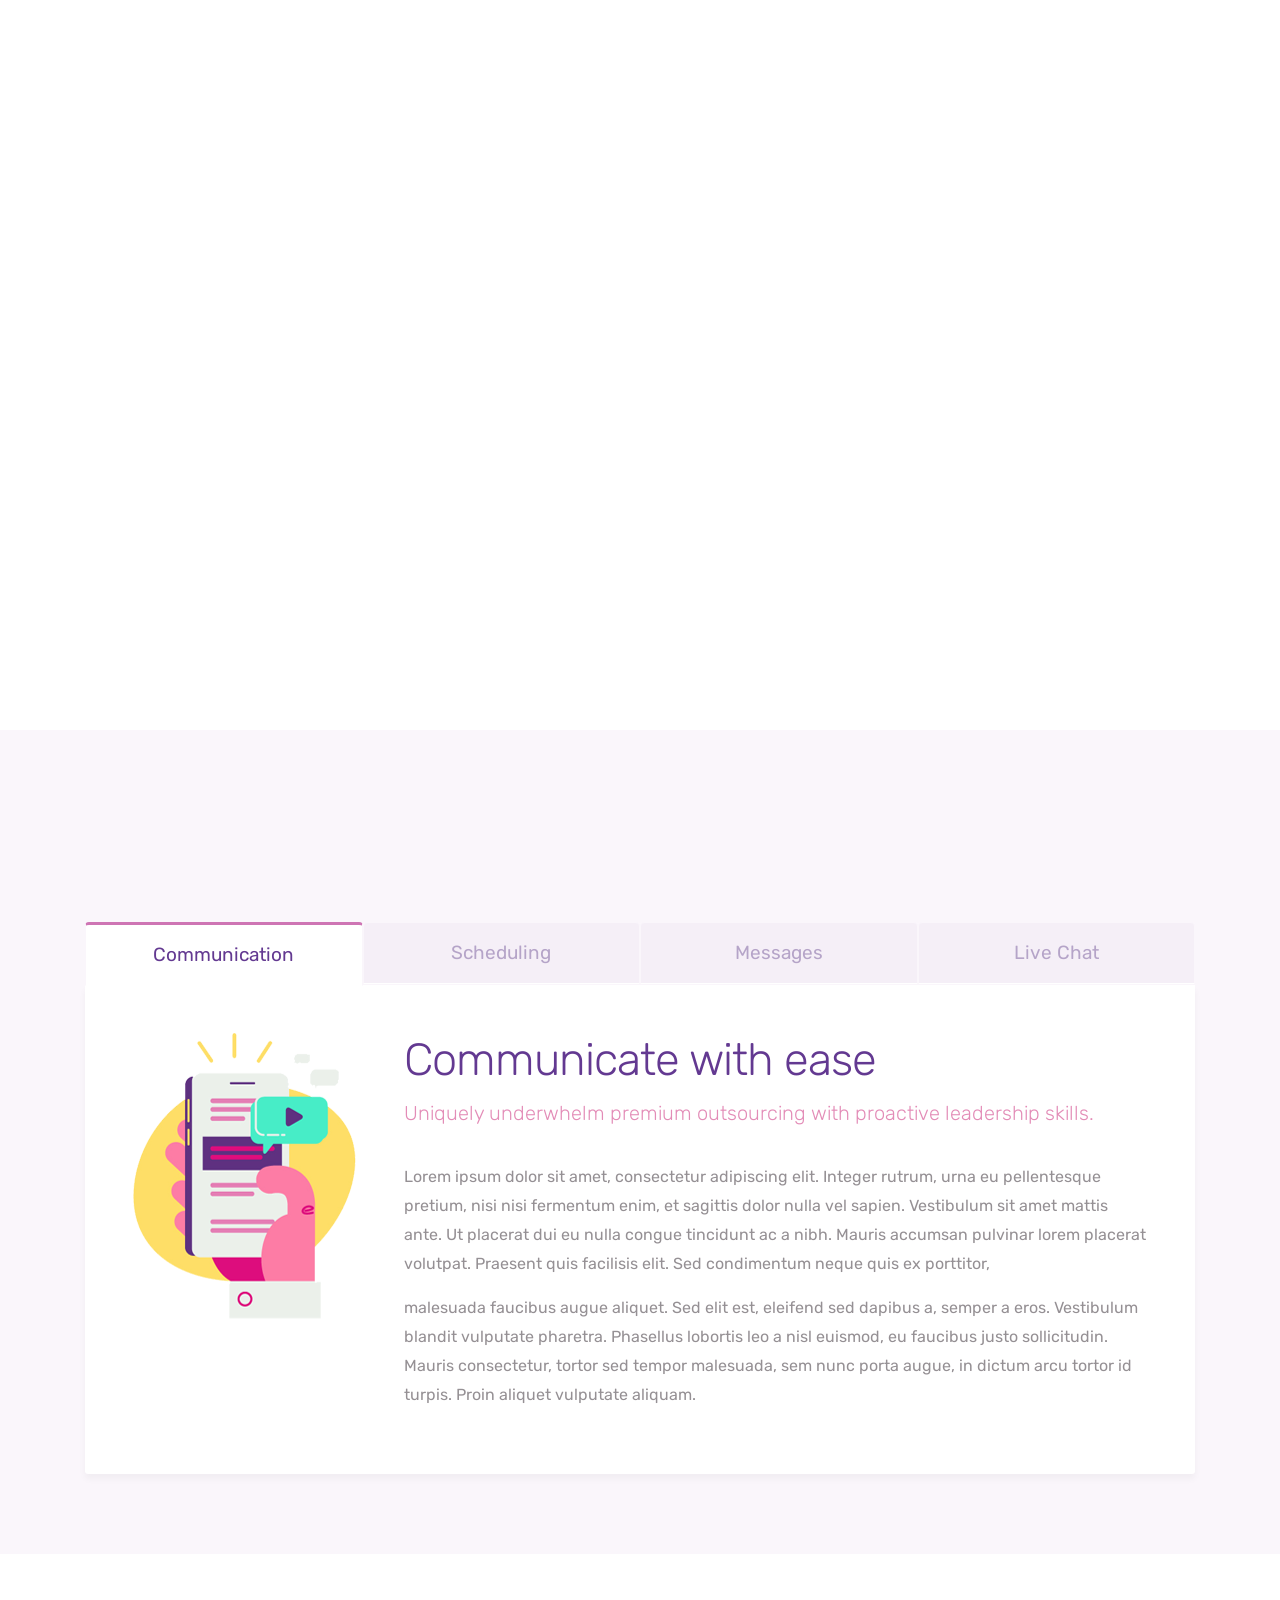
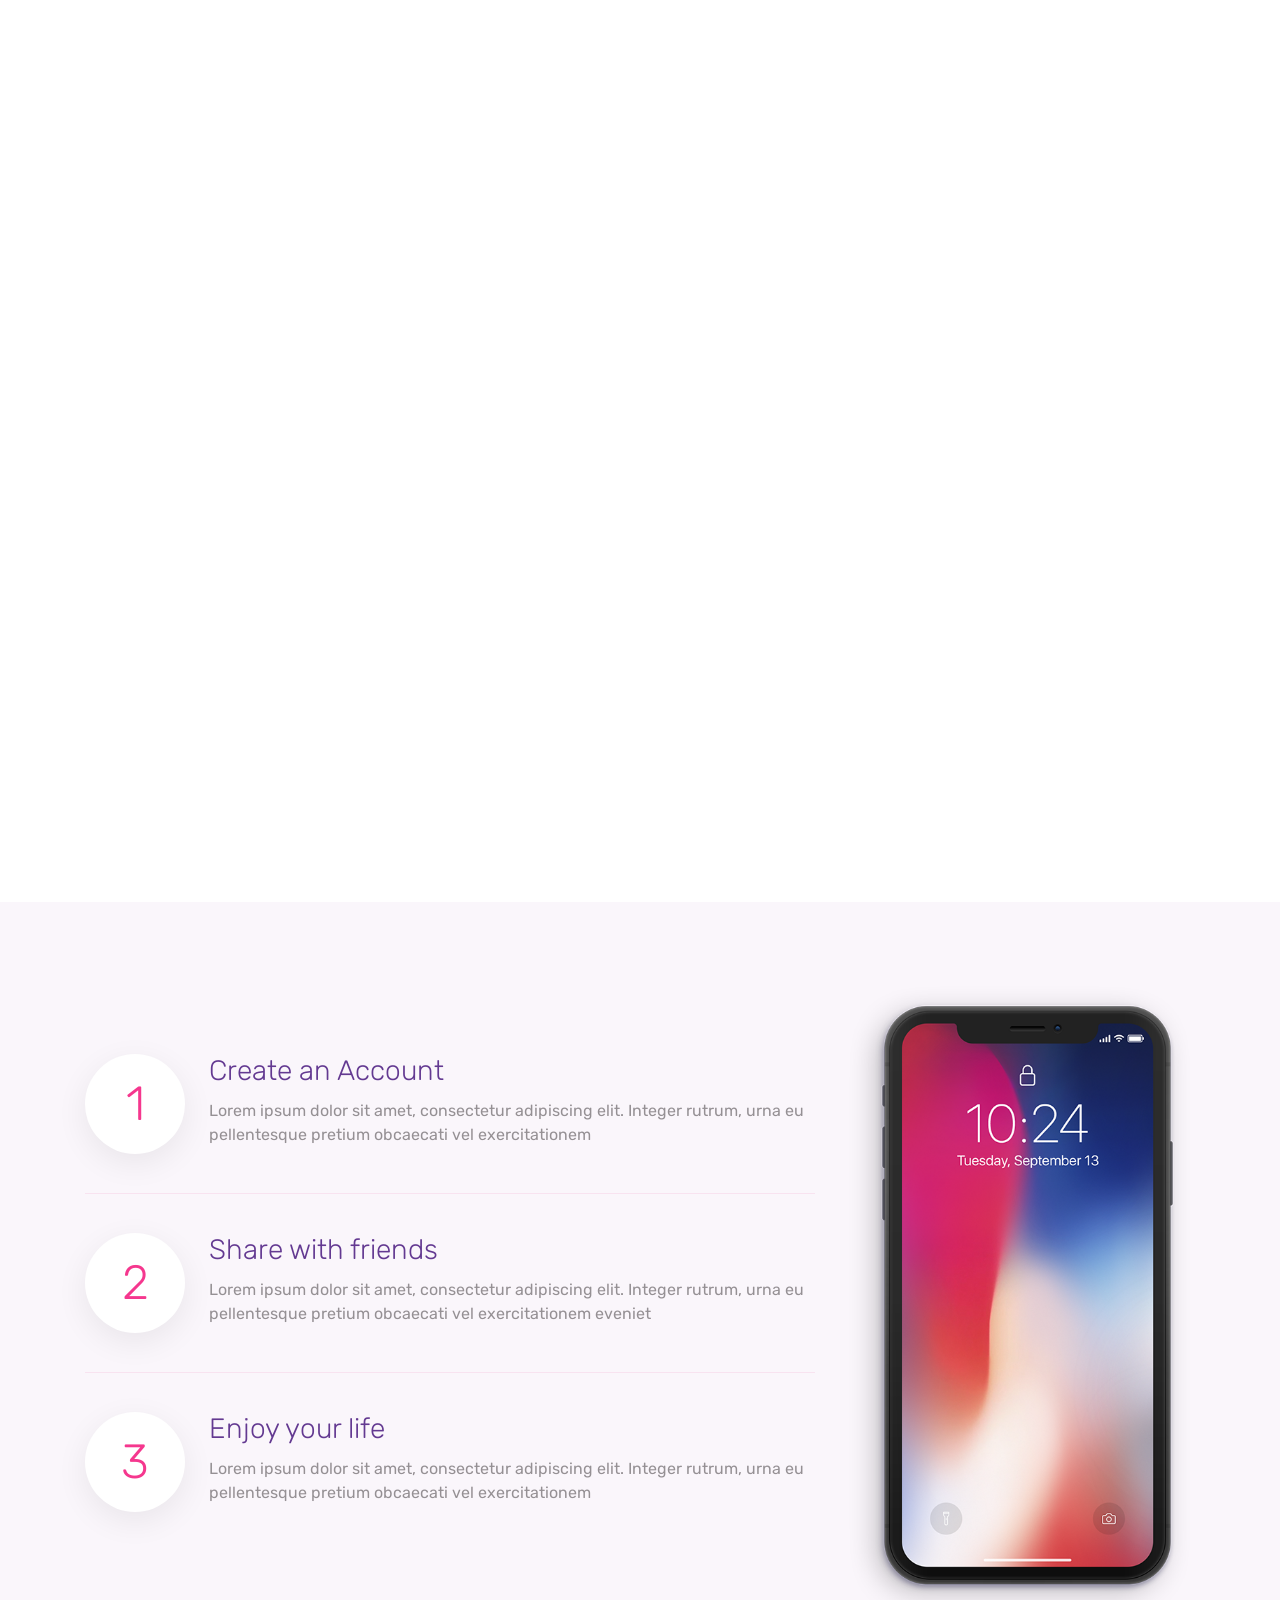
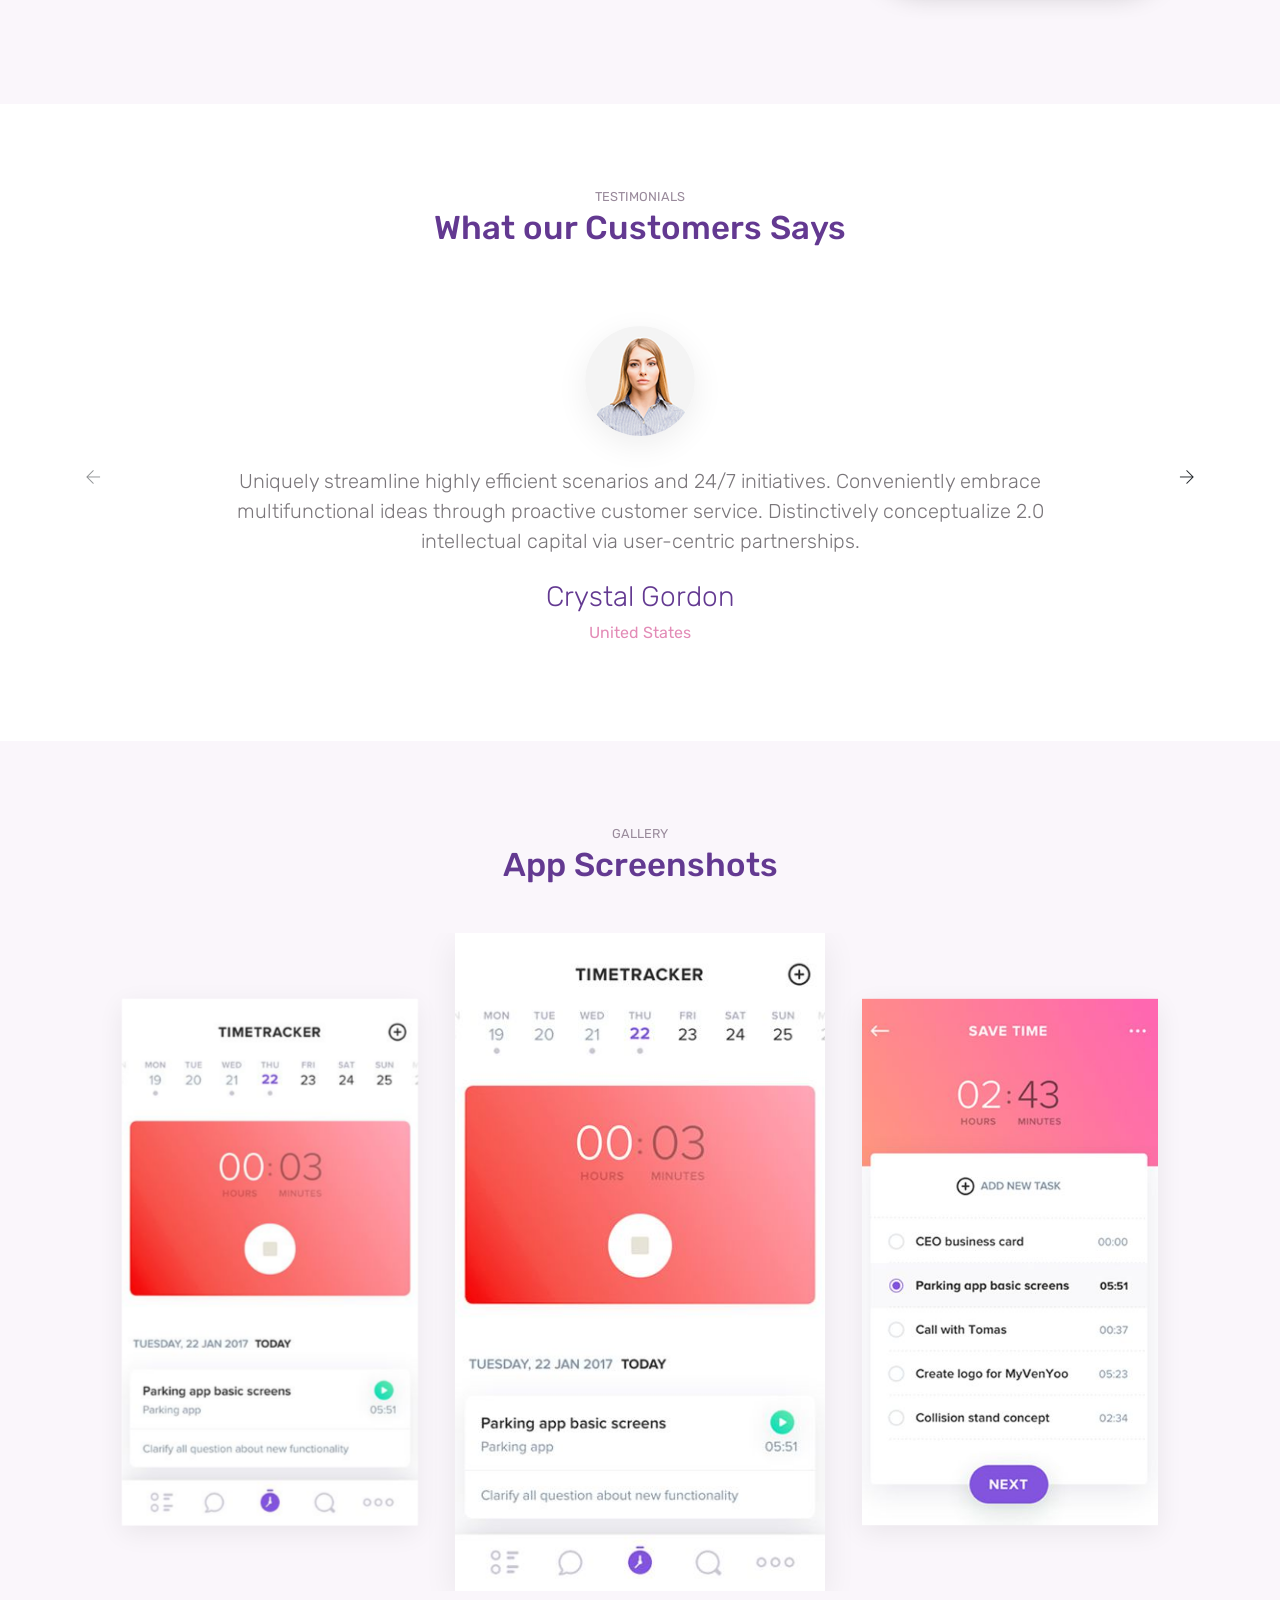
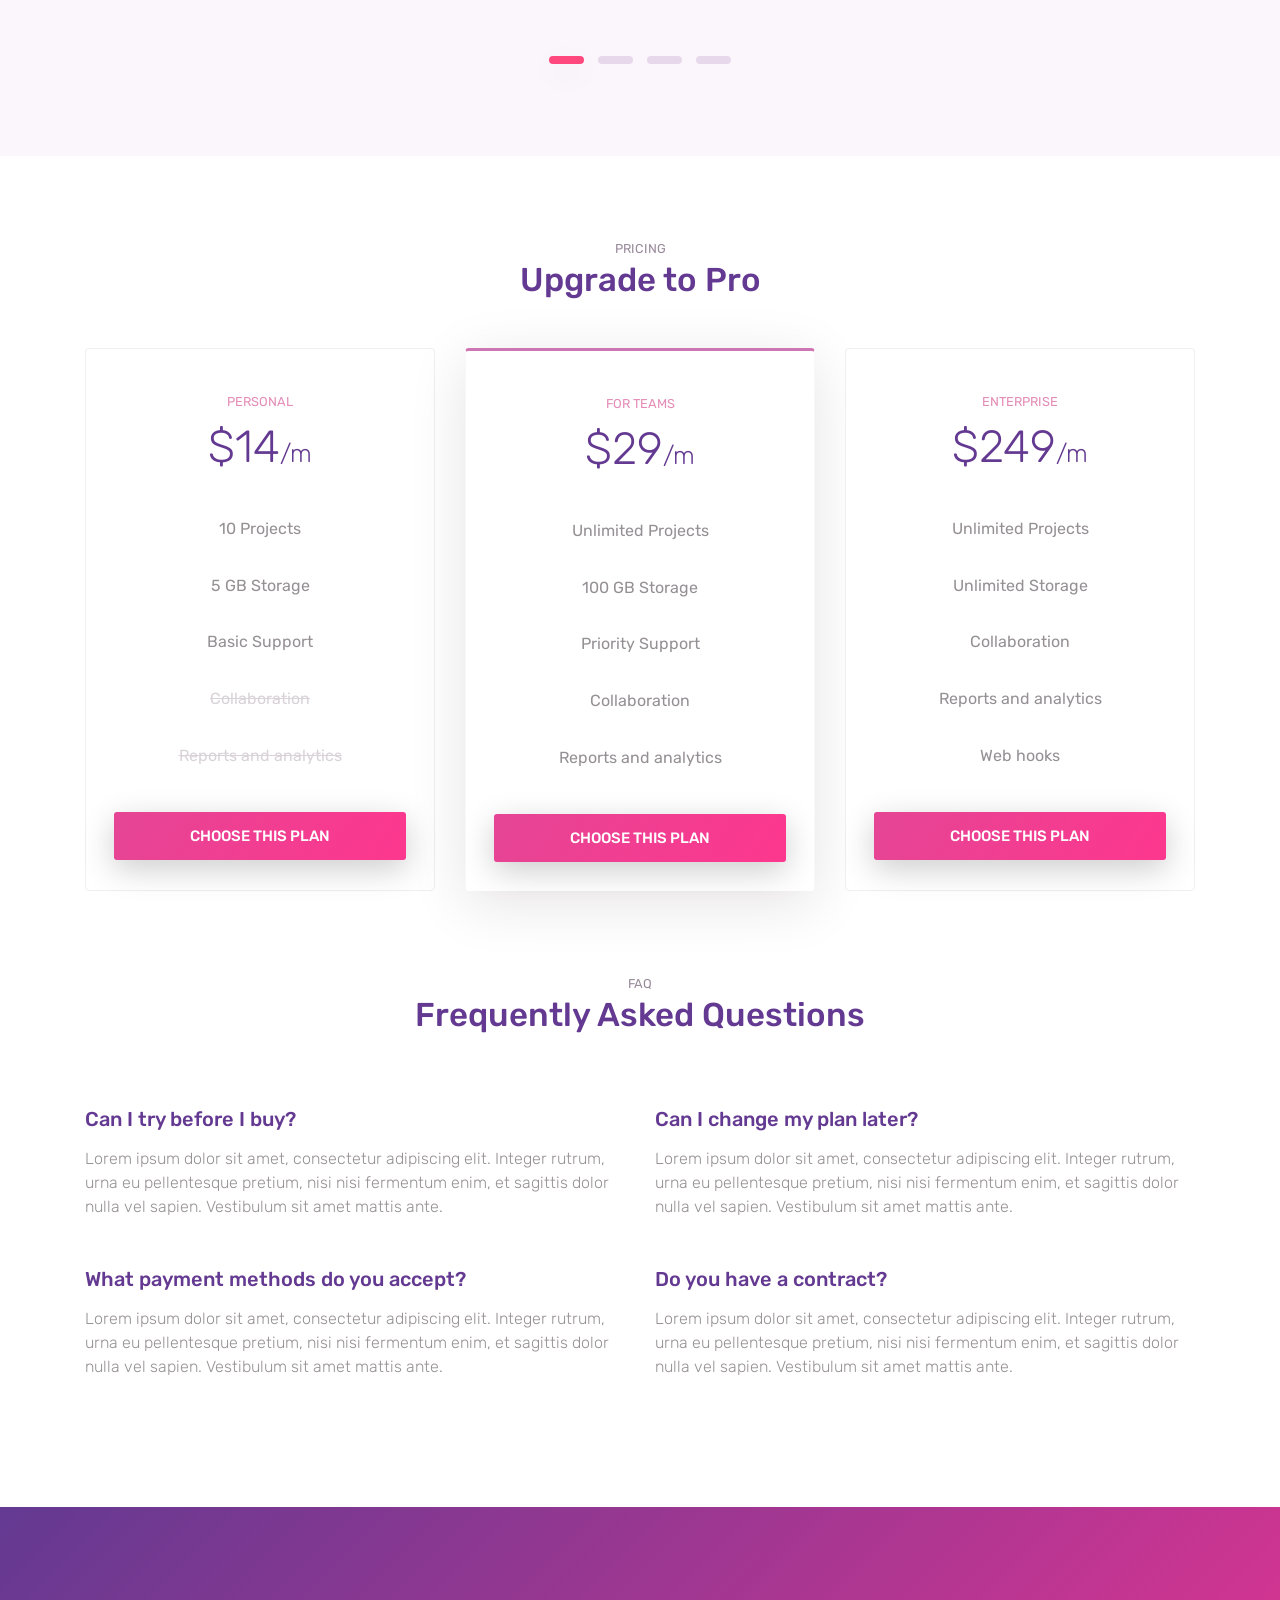
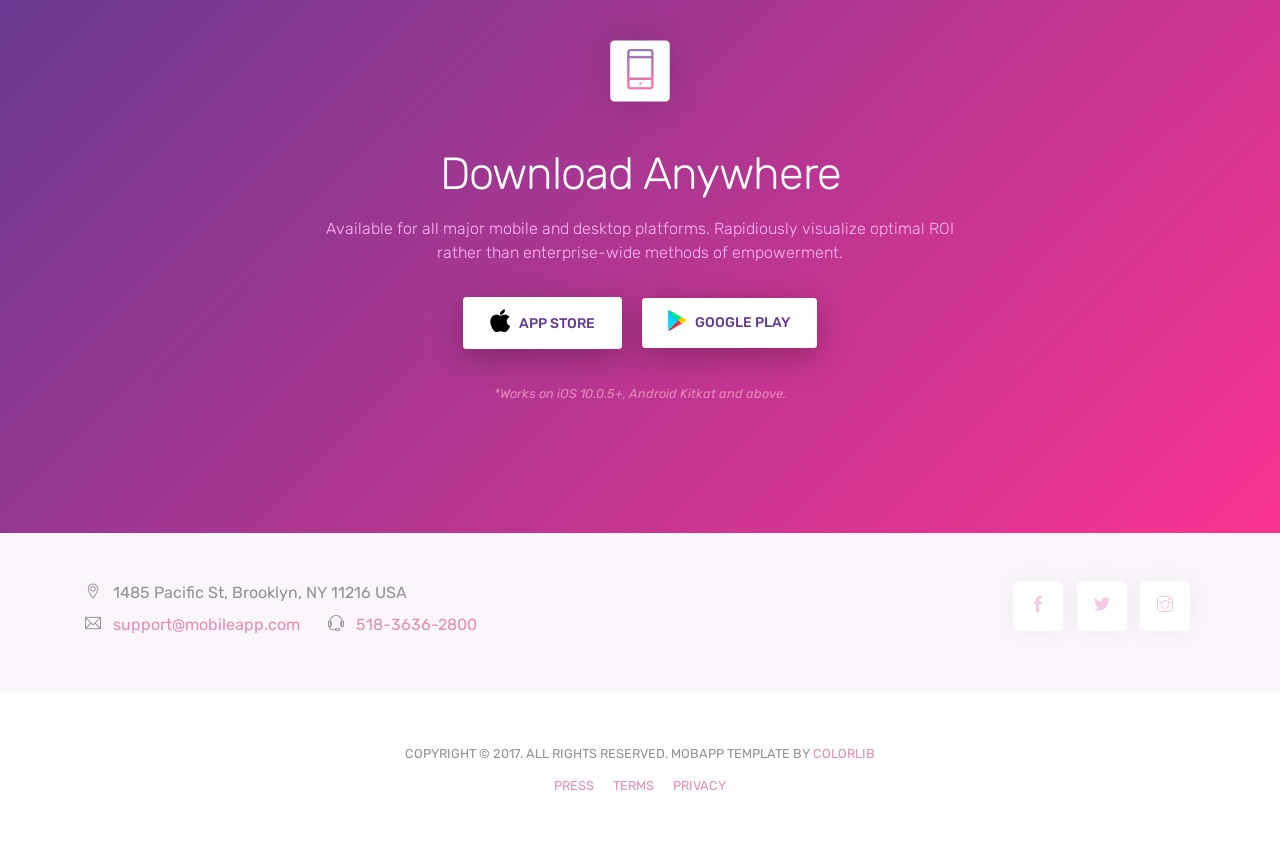
<file: week-05/mobapp-master/index.html>
<!doctype html>
<html lang="en">
<!--

Page    : index / MobApp
Version : 1.0
Author  : Colorlib
URI     : https://colorlib.com

 -->

<head>
    <title>MobApp - App Landing Page Template</title>
    <!-- Required meta tags -->
    <meta charset="utf-8">
    <meta name="viewport" content="width=device-width, initial-scale=1, shrink-to-fit=no">
    <meta name="description" content="Mobland - Mobile App Landing Page Template">
    <meta name="keywords" content="HTML5, bootstrap, mobile, app, landing, ios, android, responsive">

    <!-- Font -->
    <link rel="dns-prefetch" href="//fonts.googleapis.com">
    <link href="https://fonts.googleapis.com/css?family=Rubik:300,400,500" rel="stylesheet">

    <!-- Bootstrap CSS -->
    <link rel="stylesheet" href="css/bootstrap.min.css">
    <!-- Themify Icons -->
    <link rel="stylesheet" href="css/themify-icons.css">
    <!-- Owl carousel -->
    <link rel="stylesheet" href="css/owl.carousel.min.css">
    <!-- Main css -->
    <link href="css/style.css" rel="stylesheet">
    <link href="https://unpkg.com/aos@2.3.4/dist/aos.css" rel="stylesheet">
</head>

<body data-spy="scroll" data-target="#navbar" data-offset="30">

    <!-- Nav Menu -->

    <div class="nav-menu fixed-top">
        <div class="container">
            <div class="row">
                <div class="col-md-12">
                    <nav class="navbar navbar-dark navbar-expand-lg">
                        <a class="navbar-brand" href="index.html"><img src="images/logo.png" class="img-fluid" alt="logo"></a> <button class="navbar-toggler" type="button" data-toggle="collapse" data-target="#navbar" aria-controls="navbar" aria-expanded="false" aria-label="Toggle navigation"> <span class="navbar-toggler-icon"></span> </button>
                        <div class="collapse navbar-collapse" id="navbar">
                            <ul class="navbar-nav ml-auto">
                                <li class="nav-item"> <a class="nav-link active" href="#home">HOME <span class="sr-only">(current)</span></a> </li>
                                <li class="nav-item"> <a class="nav-link" href="#features">FEATURES</a> </li>
                                <li class="nav-item"> <a class="nav-link" href="#gallery">GALLERY</a> </li>
                                <li class="nav-item"> <a class="nav-link" href="#pricing">PRICING</a> </li>
                                <li class="nav-item"> <a class="nav-link" href="#contact">CONTACT</a> </li>
                                <li class="nav-item"><a href="#" class="btn btn-outline-light my-3 my-sm-0 ml-lg-3">Download</a></li>
                            </ul>
                        </div>
                    </nav>
                </div>
            </div>
        </div>
    </div>


    <header class="bg-gradient" id="home">
        <div class="container mt-5" data-aos="fade-up">
            <h1>Mobile App Landing Page Template</h1>
            <p class="tagline">The one and only solution for any kind of mobila app landing needs. Just change the screenshots and texts and you are good to go. </p>
        </div>
        <div class="img-holder mt-3" data-aos="zoom-in">
             <img src="images/iphonex.png" alt="phone" class="img-fluid">
        </div>
    </header>

    <div class="client-logos my-5">
        <div class="container text-center">
            <img src="images/client-logos.png" alt="client logos" class="img-fluid">
        </div>
    </div>

    <div class="section light-bg" id="features">


        <div class="container">

            <div class="section-title">
                <small>HIGHLIGHTS</small>
                <h3>Features you love</h3>
            </div>


            <div class="row">
                <div class="col-12 col-lg-4">
                    <div class="card features" data-aos="fade-up">
                        <div class="card-body">
                            <div class="media">
                                <span class="ti-face-smile gradient-fill ti-3x mr-3"></span>
                                <div class="media-body">
                                    <h4 class="card-title">Simple</h4>
                                    <p class="card-text">Lorem ipsum dolor sit amet, consectetur adipiscing elit. Integer rutrum, urna eu pellentesque </p>
                                </div>
                            </div>
                        </div>
                    </div>
                </div>
                <div class="col-12 col-lg-4">
                    <div class="card features" data-aos="fade-up">
                        <div class="card-body">
                            <div class="media">
                                <span class="ti-settings gradient-fill ti-3x mr-3"></span>
                                <div class="media-body">
                                    <h4 class="card-title">Customize</h4>
                                    <p class="card-text">Lorem ipsum dolor sit amet, consectetur adipiscing elit. Integer rutrum, urna eu pellentesque </p>
                                </div>
                            </div>
                        </div>
                    </div>
                </div>
                <div class="col-12 col-lg-4">
                    <div class="card features" data-aos="fade-up">
                        <div class="card-body">
                            <div class="media">
                                <span class="ti-lock gradient-fill ti-3x mr-3"></span>
                                <div class="media-body">
                                    <h4 class="card-title">Secure</h4>
                                    <p class="card-text">Lorem ipsum dolor sit amet, consectetur adipiscing elit. Integer rutrum, urna eu pellentesque </p>
                                </div>
                            </div>
                        </div>
                    </div>
                </div>
            </div>

        </div>



    </div>
    <!-- // end .section -->
    <div class="section">

        <div class="container">
            <div class="row">
                <div class="col-lg-6 offset-lg-6" data-aos="fade-left">
                    <div class="box-icon"><span class="ti-mobile gradient-fill ti-3x"></span></div>
                    <h2>Discover our App</h2>
                    <p class="mb-4">Lorem ipsum dolor sit amet consectetur, adipisicing elit. Obcaecati vel exercitationem eveniet vero maxime ratione </p>
                    <a href="#" class="btn btn-primary">Read more</a>
                </div>
            </div>
            <div class="perspective-phone" data-aos="zoom-in">
                <img src="images/perspective.png" alt="perspective phone" class="img-fluid">
            </div>
        </div>

    </div>
    <!-- // end .section -->


    <div class="section light-bg">
        <div class="container">
     <div class="section-title" data-aos="fade-up">
        <small>FEATURES</small>
        <h3>Do more with our app</h3>
    </div>

            <ul class="nav nav-tabs nav-justified" role="tablist">
                <li class="nav-item">
                    <a class="nav-link active" data-toggle="tab" href="#communication">Communication</a>
                </li>
                <li class="nav-item">
                    <a class="nav-link" data-toggle="tab" href="#schedule">Scheduling</a>
                </li>
                <li class="nav-item">
                    <a class="nav-link" data-toggle="tab" href="#messages">Messages</a>
                </li>
                <li class="nav-item">
                    <a class="nav-link" data-toggle="tab" href="#livechat">Live Chat</a>
                </li>
            </ul>
            <div class="tab-content">
                <div class="tab-pane fade show active" id="communication">
                    <div class="d-flex flex-column flex-lg-row">
                        <img src="images/graphic.png" alt="graphic" class="img-fluid rounded align-self-start mr-lg-5 mb-5 mb-lg-0">
                        <div>

                            <h2>Communicate with ease</h2>
                            <p class="lead">Uniquely underwhelm premium outsourcing with proactive leadership skills. </p>
                            <p>Lorem ipsum dolor sit amet, consectetur adipiscing elit. Integer rutrum, urna eu pellentesque pretium, nisi nisi fermentum enim, et sagittis dolor nulla vel sapien. Vestibulum sit amet mattis ante. Ut placerat dui eu nulla
                                congue tincidunt ac a nibh. Mauris accumsan pulvinar lorem placerat volutpat. Praesent quis facilisis elit. Sed condimentum neque quis ex porttitor,
                            </p>
                            <p> malesuada faucibus augue aliquet. Sed elit est, eleifend sed dapibus a, semper a eros. Vestibulum blandit vulputate pharetra. Phasellus lobortis leo a nisl euismod, eu faucibus justo sollicitudin. Mauris consectetur, tortor
                                sed tempor malesuada, sem nunc porta augue, in dictum arcu tortor id turpis. Proin aliquet vulputate aliquam.
                            </p>
                        </div>
                    </div>
                </div>
                <div class="tab-pane fade" id="schedule">
                    <div class="d-flex flex-column flex-lg-row">
                        <div>
                            <h2>Scheduling when you want</h2>
                            <p class="lead">Uniquely underwhelm premium outsourcing with proactive leadership skills. </p>
                            <p>Lorem ipsum dolor sit amet, consectetur adipiscing elit. Integer rutrum, urna eu pellentesque pretium, nisi nisi fermentum enim, et sagittis dolor nulla vel sapien. Vestibulum sit amet mattis ante. Ut placerat dui eu nulla
                                congue tincidunt ac a nibh. Mauris accumsan pulvinar lorem placerat volutpat. Praesent quis facilisis elit. Sed condimentum neque quis ex porttitor,
                            </p>
                            <p> malesuada faucibus augue aliquet. Sed elit est, eleifend sed dapibus a, semper a eros. Vestibulum blandit vulputate pharetra. Phasellus lobortis leo a nisl euismod, eu faucibus justo sollicitudin. Mauris consectetur, tortor
                                sed tempor malesuada, sem nunc porta augue, in dictum arcu tortor id turpis. Proin aliquet vulputate aliquam.
                            </p>
                        </div>
                        <img src="images/graphic.png" alt="graphic" class="img-fluid rounded align-self-start mr-lg-5 mb-5 mb-lg-0">
                    </div>
                </div>
                <div class="tab-pane fade" id="messages">
                    <div class="d-flex flex-column flex-lg-row">
                        <img src="images/graphic.png" alt="graphic" class="img-fluid rounded align-self-start mr-lg-5 mb-5 mb-lg-0">
                        <div>
                            <h2>Realtime Messaging service</h2>
                            <p class="lead">Uniquely underwhelm premium outsourcing with proactive leadership skills. </p>
                            <p>Lorem ipsum dolor sit amet, consectetur adipiscing elit. Integer rutrum, urna eu pellentesque pretium, nisi nisi fermentum enim, et sagittis dolor nulla vel sapien. Vestibulum sit amet mattis ante. Ut placerat dui eu nulla
                                congue tincidunt ac a nibh. Mauris accumsan pulvinar lorem placerat volutpat. Praesent quis facilisis elit. Sed condimentum neque quis ex porttitor,
                            </p>
                            <p> malesuada faucibus augue aliquet. Sed elit est, eleifend sed dapibus a, semper a eros. Vestibulum blandit vulputate pharetra. Phasellus lobortis leo a nisl euismod, eu faucibus justo sollicitudin. Mauris consectetur, tortor
                                sed tempor malesuada, sem nunc porta augue, in dictum arcu tortor id turpis. Proin aliquet vulputate aliquam.
                            </p>
                        </div>
                    </div>
                </div>
                <div class="tab-pane fade" id="livechat">
                    <div class="d-flex flex-column flex-lg-row">
                        <div>
                            <h2>Live chat when you needed</h2>
                            <p class="lead">Uniquely underwhelm premium outsourcing with proactive leadership skills. </p>
                            <p>Lorem ipsum dolor sit amet, consectetur adipiscing elit. Integer rutrum, urna eu pellentesque pretium, nisi nisi fermentum enim, et sagittis dolor nulla vel sapien. Vestibulum sit amet mattis ante. Ut placerat dui eu nulla
                                congue tincidunt ac a nibh. Mauris accumsan pulvinar lorem placerat volutpat. Praesent quis facilisis elit. Sed condimentum neque quis ex porttitor,
                            </p>
                            <p> malesuada faucibus augue aliquet. Sed elit est, eleifend sed dapibus a, semper a eros. Vestibulum blandit vulputate pharetra. Phasellus lobortis leo a nisl euismod, eu faucibus justo sollicitudin. Mauris consectetur, tortor
                                sed tempor malesuada, sem nunc porta augue, in dictum arcu tortor id turpis. Proin aliquet vulputate aliquam.
                            </p>
                        </div>
                        <img src="images/graphic.png" alt="graphic" class="img-fluid rounded align-self-start mr-lg-5 mb-5 mb-lg-0">
                    </div>
                </div>
            </div>


        </div>
    </div>
    <!-- // end .section -->

    <div class="section">

        <div class="container">
            <div class="row">
                <div class="col-md-6" data-aos="fade-right">
                    <img src="images/dualphone.png" alt="dual phone" class="img-fluid">
                </div>
                <div class="col-md-6 d-flex align-items-center" data-aos="fade-left">
                    <div>
                        <div class="box-icon"><span class="ti-rocket gradient-fill ti-3x"></span></div>
                        <h2>Launch your App</h2>
                        <p class="mb-4">Lorem ipsum dolor sit amet consectetur, adipisicing elit. Obcaecati vel exercitationem eveniet vero maxime ratione </p>
                        <a href="#" class="btn btn-primary">Read more</a></div>
                </div>
            </div>

        </div>

    </div>
    <!-- // end .section -->


    <div class="section light-bg">

        <div class="container">
            <div class="row">
                <div class="col-md-8 d-flex align-items-center">
                    <ul class="list-unstyled ui-steps">
                        <li class="media">
                            <div class="circle-icon mr-4">1</div>
                            <div class="media-body">
                                <h5>Create an Account</h5>
                                <p>Lorem ipsum dolor sit amet, consectetur adipiscing elit. Integer rutrum, urna eu pellentesque pretium obcaecati vel exercitationem </p>
                            </div>
                        </li>
                        <li class="media my-4">
                            <div class="circle-icon mr-4">2</div>
                            <div class="media-body">
                                <h5>Share with friends</h5>
                                <p>Lorem ipsum dolor sit amet, consectetur adipiscing elit. Integer rutrum, urna eu pellentesque pretium obcaecati vel exercitationem eveniet</p>
                            </div>
                        </li>
                        <li class="media">
                            <div class="circle-icon mr-4">3</div>
                            <div class="media-body">
                                <h5>Enjoy your life</h5>
                                <p>Lorem ipsum dolor sit amet, consectetur adipiscing elit. Integer rutrum, urna eu pellentesque pretium obcaecati vel exercitationem </p>
                            </div>
                        </li>
                    </ul>
                </div>
                <div class="col-md-4">
                    <img src="images/iphonex.png" alt="iphone" class="img-fluid">
                </div>

            </div>

        </div>

    </div>
    <!-- // end .section -->


    <div class="section">
        <div class="container">
            <div class="section-title">
                <small>TESTIMONIALS</small>
                <h3>What our Customers Says</h3>
            </div>

            <div class="testimonials owl-carousel">
                <div class="testimonials-single">
                    <img src="images/client.png" alt="client" class="client-img">
                    <blockquote class="blockquote">Uniquely streamline highly efficient scenarios and 24/7 initiatives. Conveniently embrace multifunctional ideas through proactive customer service. Distinctively conceptualize 2.0 intellectual capital via user-centric partnerships.</blockquote>
                    <h5 class="mt-4 mb-2">Crystal Gordon</h5>
                    <p class="text-primary">United States</p>
                </div>
                <div class="testimonials-single">
                    <img src="images/client.png" alt="client" class="client-img">
                    <blockquote class="blockquote">Uniquely streamline highly efficient scenarios and 24/7 initiatives. Conveniently embrace multifunctional ideas through proactive customer service. Distinctively conceptualize 2.0 intellectual capital via user-centric partnerships.</blockquote>
                    <h5 class="mt-4 mb-2">Crystal Gordon</h5>
                    <p class="text-primary">United States</p>
                </div>
                <div class="testimonials-single">
                    <img src="images/client.png" alt="client" class="client-img">
                    <blockquote class="blockquote">Uniquely streamline highly efficient scenarios and 24/7 initiatives. Conveniently embrace multifunctional ideas through proactive customer service. Distinctively conceptualize 2.0 intellectual capital via user-centric partnerships.</blockquote>
                    <h5 class="mt-4 mb-2">Crystal Gordon</h5>
                    <p class="text-primary">United States</p>
                </div>
            </div>

        </div>

    </div>
    <!-- // end .section -->


    <div class="section light-bg" id="gallery">
        <div class="container">
            <div class="section-title">
                <small>GALLERY</small>
                <h3>App Screenshots</h3>
            </div>

            <div class="img-gallery owl-carousel owl-theme">
                <img src="images/screen1.jpg" alt="image">
                <img src="images/screen2.jpg" alt="image">
                <img src="images/screen3.jpg" alt="image">
                <img src="images/screen1.jpg" alt="image">
            </div>

        </div>

    </div>
    <!-- // end .section -->





    <div class="section" id="pricing">
        <div class="container">
            <div class="section-title">
                <small>PRICING</small>
                <h3>Upgrade to Pro</h3>
            </div>

            <div class="card-deck">
                <div class="card pricing">
                    <div class="card-head">
                        <small class="text-primary">PERSONAL</small>
                        <span class="price">$14<sub>/m</sub></span>
                    </div>
                    <ul class="list-group list-group-flush">
                        <div class="list-group-item">10 Projects</div>
                        <div class="list-group-item">5 GB Storage</div>
                        <div class="list-group-item">Basic Support</div>
                        <div class="list-group-item"><del>Collaboration</del></div>
                        <div class="list-group-item"><del>Reports and analytics</del></div>
                    </ul>
                    <div class="card-body">
                        <a href="#" class="btn btn-primary btn-lg btn-block">Choose this Plan</a>
                    </div>
                </div>
                <div class="card pricing popular">
                    <div class="card-head">
                        <small class="text-primary">FOR TEAMS</small>
                        <span class="price">$29<sub>/m</sub></span>
                    </div>
                    <ul class="list-group list-group-flush">
                        <div class="list-group-item">Unlimited Projects</div>
                        <div class="list-group-item">100 GB Storage</div>
                        <div class="list-group-item">Priority Support</div>
                        <div class="list-group-item">Collaboration</div>
                        <div class="list-group-item">Reports and analytics</div>
                    </ul>
                    <div class="card-body">
                        <a href="#" class="btn btn-primary btn-lg btn-block">Choose this Plan</a>
                    </div>
                </div>
                <div class="card pricing">
                    <div class="card-head">
                        <small class="text-primary">ENTERPRISE</small>
                        <span class="price">$249<sub>/m</sub></span>
                    </div>
                    <ul class="list-group list-group-flush">
                        <div class="list-group-item">Unlimited Projects</div>
                        <div class="list-group-item">Unlimited Storage</div>
                        <div class="list-group-item">Collaboration</div>
                        <div class="list-group-item">Reports and analytics</div>
                        <div class="list-group-item">Web hooks</div>
                    </ul>
                    <div class="card-body">
                        <a href="#" class="btn btn-primary btn-lg btn-block">Choose this Plan</a>
                    </div>
                </div>
            </div>
            <!-- // end .pricing -->


        </div>

    </div>
    <!-- // end .section -->


    <div class="section pt-0">
        <div class="container">
            <div class="section-title">
                <small>FAQ</small>
                <h3>Frequently Asked Questions</h3>
            </div>

            <div class="row pt-4">
                <div class="col-md-6">
                    <h4 class="mb-3">Can I try before I buy?</h4>
                    <p class="light-font mb-5">Lorem ipsum dolor sit amet, consectetur adipiscing elit. Integer rutrum, urna eu pellentesque pretium, nisi nisi fermentum enim, et sagittis dolor nulla vel sapien. Vestibulum sit amet mattis ante. </p>
                    <h4 class="mb-3">What payment methods do you accept?</h4>
                    <p class="light-font mb-5">Lorem ipsum dolor sit amet, consectetur adipiscing elit. Integer rutrum, urna eu pellentesque pretium, nisi nisi fermentum enim, et sagittis dolor nulla vel sapien. Vestibulum sit amet mattis ante. </p>

                </div>
                <div class="col-md-6">
                    <h4 class="mb-3">Can I change my plan later?</h4>
                    <p class="light-font mb-5">Lorem ipsum dolor sit amet, consectetur adipiscing elit. Integer rutrum, urna eu pellentesque pretium, nisi nisi fermentum enim, et sagittis dolor nulla vel sapien. Vestibulum sit amet mattis ante. </p>
                    <h4 class="mb-3">Do you have a contract?</h4>
                    <p class="light-font mb-5">Lorem ipsum dolor sit amet, consectetur adipiscing elit. Integer rutrum, urna eu pellentesque pretium, nisi nisi fermentum enim, et sagittis dolor nulla vel sapien. Vestibulum sit amet mattis ante. </p>

                </div>
            </div>
        </div>

    </div>
    <!-- // end .section -->



    <div class="section bg-gradient">
        <div class="container">
            <div class="call-to-action">

                <div class="box-icon"><span class="ti-mobile gradient-fill ti-3x"></span></div>
                <h2>Download Anywhere</h2>
                <p class="tagline">Available for all major mobile and desktop platforms. Rapidiously visualize optimal ROI rather than enterprise-wide methods of empowerment. </p>
                <div class="my-4">

                    <a href="#" class="btn btn-light"><img src="images/appleicon.png" alt="icon"> App Store</a>
                    <a href="#" class="btn btn-light"><img src="images/playicon.png" alt="icon"> Google play</a>
                </div>
                <p class="text-primary"><small><i>*Works on iOS 10.0.5+, Android Kitkat and above. </i></small></p>
            </div>
        </div>

    </div>
    <!-- // end .section -->

    <div class="light-bg py-5" id="contact">
        <div class="container">
            <div class="row">
                <div class="col-lg-6 text-center text-lg-left">
                    <p class="mb-2"> <span class="ti-location-pin mr-2"></span> 1485 Pacific St, Brooklyn, NY 11216 USA</p>
                    <div class=" d-block d-sm-inline-block">
                        <p class="mb-2">
                            <span class="ti-email mr-2"></span> <a class="mr-4" href="mailto:support@mobileapp.com">support@mobileapp.com</a>
                        </p>
                    </div>
                    <div class="d-block d-sm-inline-block">
                        <p class="mb-0">
                            <span class="ti-headphone-alt mr-2"></span> <a href="tel:51836362800">518-3636-2800</a>
                        </p>
                    </div>

                </div>
                <div class="col-lg-6">
                    <div class="social-icons">
                        <a href="#"><span class="ti-facebook"></span></a>
                        <a href="#"><span class="ti-twitter-alt"></span></a>
                        <a href="#"><span class="ti-instagram"></span></a>
                    </div>
                </div>
            </div>

        </div>

    </div>
    <!-- // end .section -->
    <footer class="my-5 text-center">
        <!-- Copyright removal is not prohibited! -->
        <p class="mb-2"><small>COPYRIGHT © 2017. ALL RIGHTS RESERVED. MOBAPP TEMPLATE BY <a href="https://colorlib.com">COLORLIB</a></small></p>

        <small>
            <a href="#" class="m-2">PRESS</a>
            <a href="#" class="m-2">TERMS</a>
            <a href="#" class="m-2">PRIVACY</a>
        </small>
    </footer>

    <!-- jQuery and Bootstrap -->
    <script src="js/jquery-3.2.1.min.js"></script>
    <script src="js/bootstrap.bundle.min.js"></script>
    <!-- Plugins JS -->
    <script src="js/owl.carousel.min.js"></script>
    <!-- Custom JS -->
    <script src="js/script.js"></script>
<script src="https://unpkg.com/aos@2.3.4/dist/aos.js"></script>
<script>
  AOS.init();
</script>
</body>

</html>
</file>
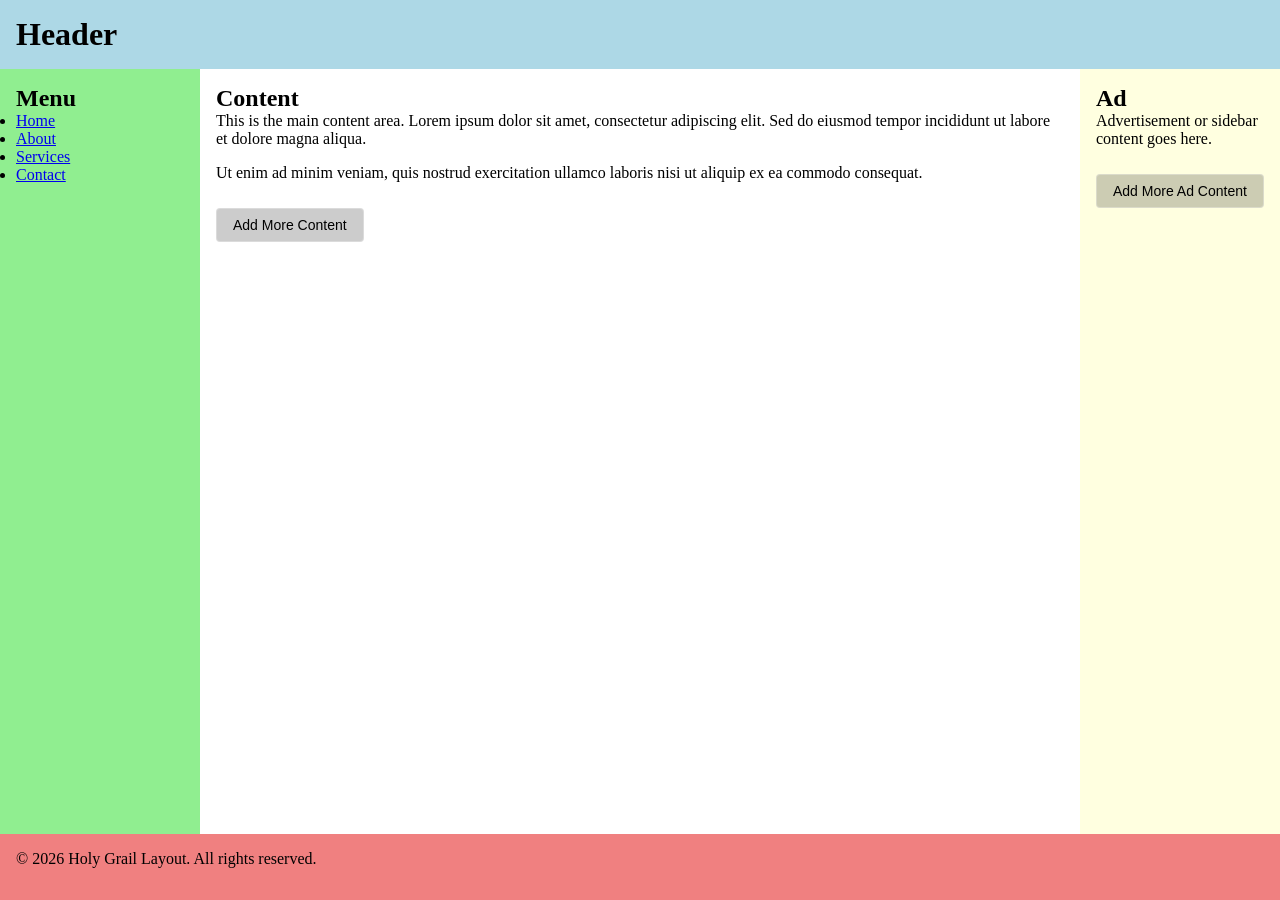
<file: week-10/holy-grail-with-grid-main/index.html>
<!DOCTYPE html>
<html lang="en">
<head>
    <meta charset="UTF-8">
    <meta name="viewport" content="width=device-width, initial-scale=1.0">
    <title>The Holy Grail Layout with CSS Grid</title>
    <link rel="stylesheet" href="css/style.css">
</head>
<body>
    <header>
        <h1>Header</h1>
    </header>
    
    <main>
        <h2>Content</h2>
        <div id="content-text">
            <p>This is the main content area. Lorem ipsum dolor sit amet, consectetur adipiscing elit. Sed do eiusmod tempor incididunt ut labore et dolore magna aliqua.</p>
            <p>Ut enim ad minim veniam, quis nostrud exercitation ullamco laboris nisi ut aliquip ex ea commodo consequat.</p>
        </div>
        <button onclick="addText('content-text')">Add More Content</button>
    </main>
    
    <aside>
        <h2>Ad</h2>
        <div id="ad-text">
            <p>Advertisement or sidebar content goes here.</p>
        </div>
        <button onclick="addText('ad-text')">Add More Ad Content</button>
    </aside>
    
    <nav>
        <h2>Menu</h2>
        <ul>
            <li><a href="#">Home</a></li>
            <li><a href="#">About</a></li>
            <li><a href="#">Services</a></li>
            <li><a href="#">Contact</a></li>
        </ul>
    </nav>
    
    <footer>
        <p>&copy; 2026 Holy Grail Layout. All rights reserved.</p>
    </footer>
    
    <script>
        function addText(elementId) {
            const container = document.getElementById(elementId);
            const loremTexts = [
                "Lorem ipsum dolor sit amet, consectetur adipiscing elit. Sed do eiusmod tempor incididunt ut labore et dolore magna aliqua.",
                "Ut enim ad minim veniam, quis nostrud exercitation ullamco laboris nisi ut aliquip ex ea commodo consequat.",
                "Duis aute irure dolor in reprehenderit in voluptate velit esse cillum dolore eu fugiat nulla pariatur.",
                "Excepteur sint occaecat cupidatat non proident, sunt in culpa qui officia deserunt mollit anim id est laborum.",
                "Sed ut perspiciatis unde omnis iste natus error sit voluptatem accusantium doloremque laudantium.",
                "Nemo enim ipsam voluptatem quia voluptas sit aspernatur aut odit aut fugit, sed quia consequuntur magni dolores."
            ];
            
            const randomText = loremTexts[Math.floor(Math.random() * loremTexts.length)];
            const newParagraph = document.createElement('p');
            newParagraph.textContent = randomText;
            container.appendChild(newParagraph);
        }
    </script>
</body>
</html>
</file>
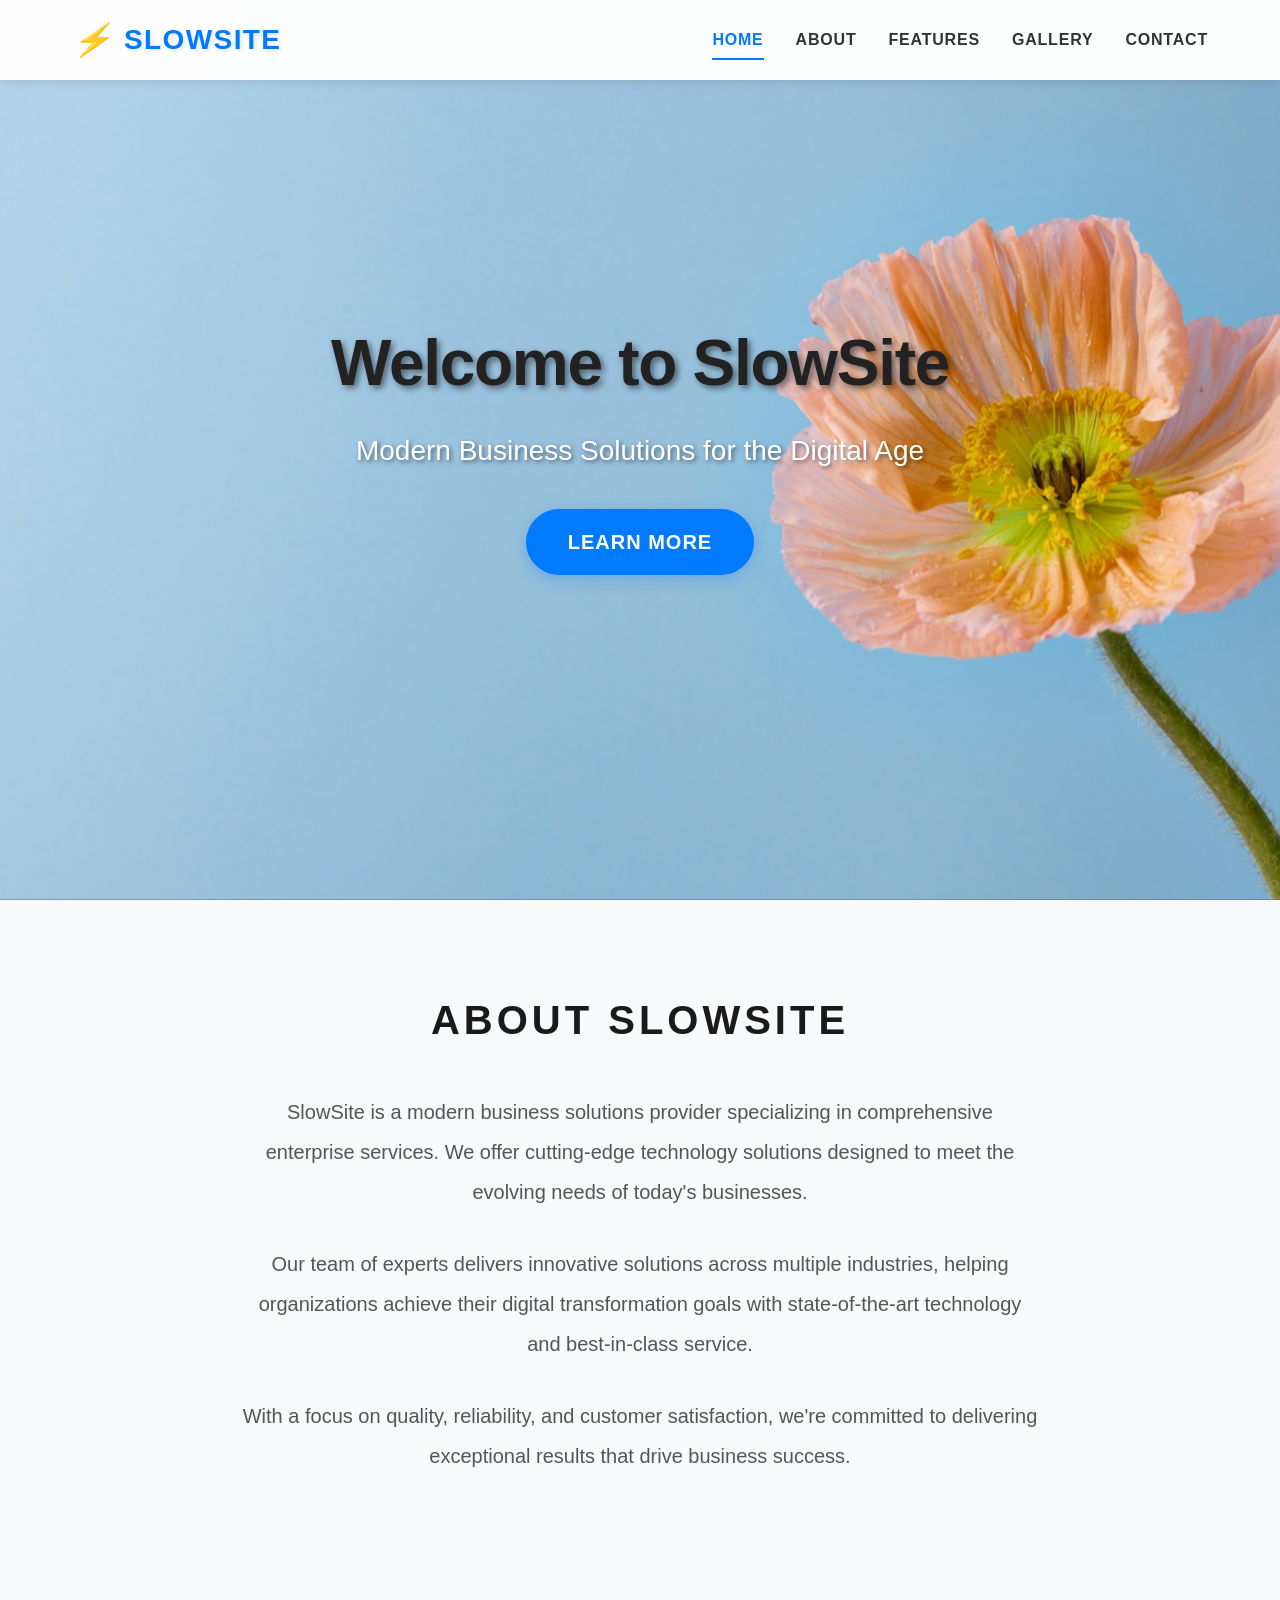
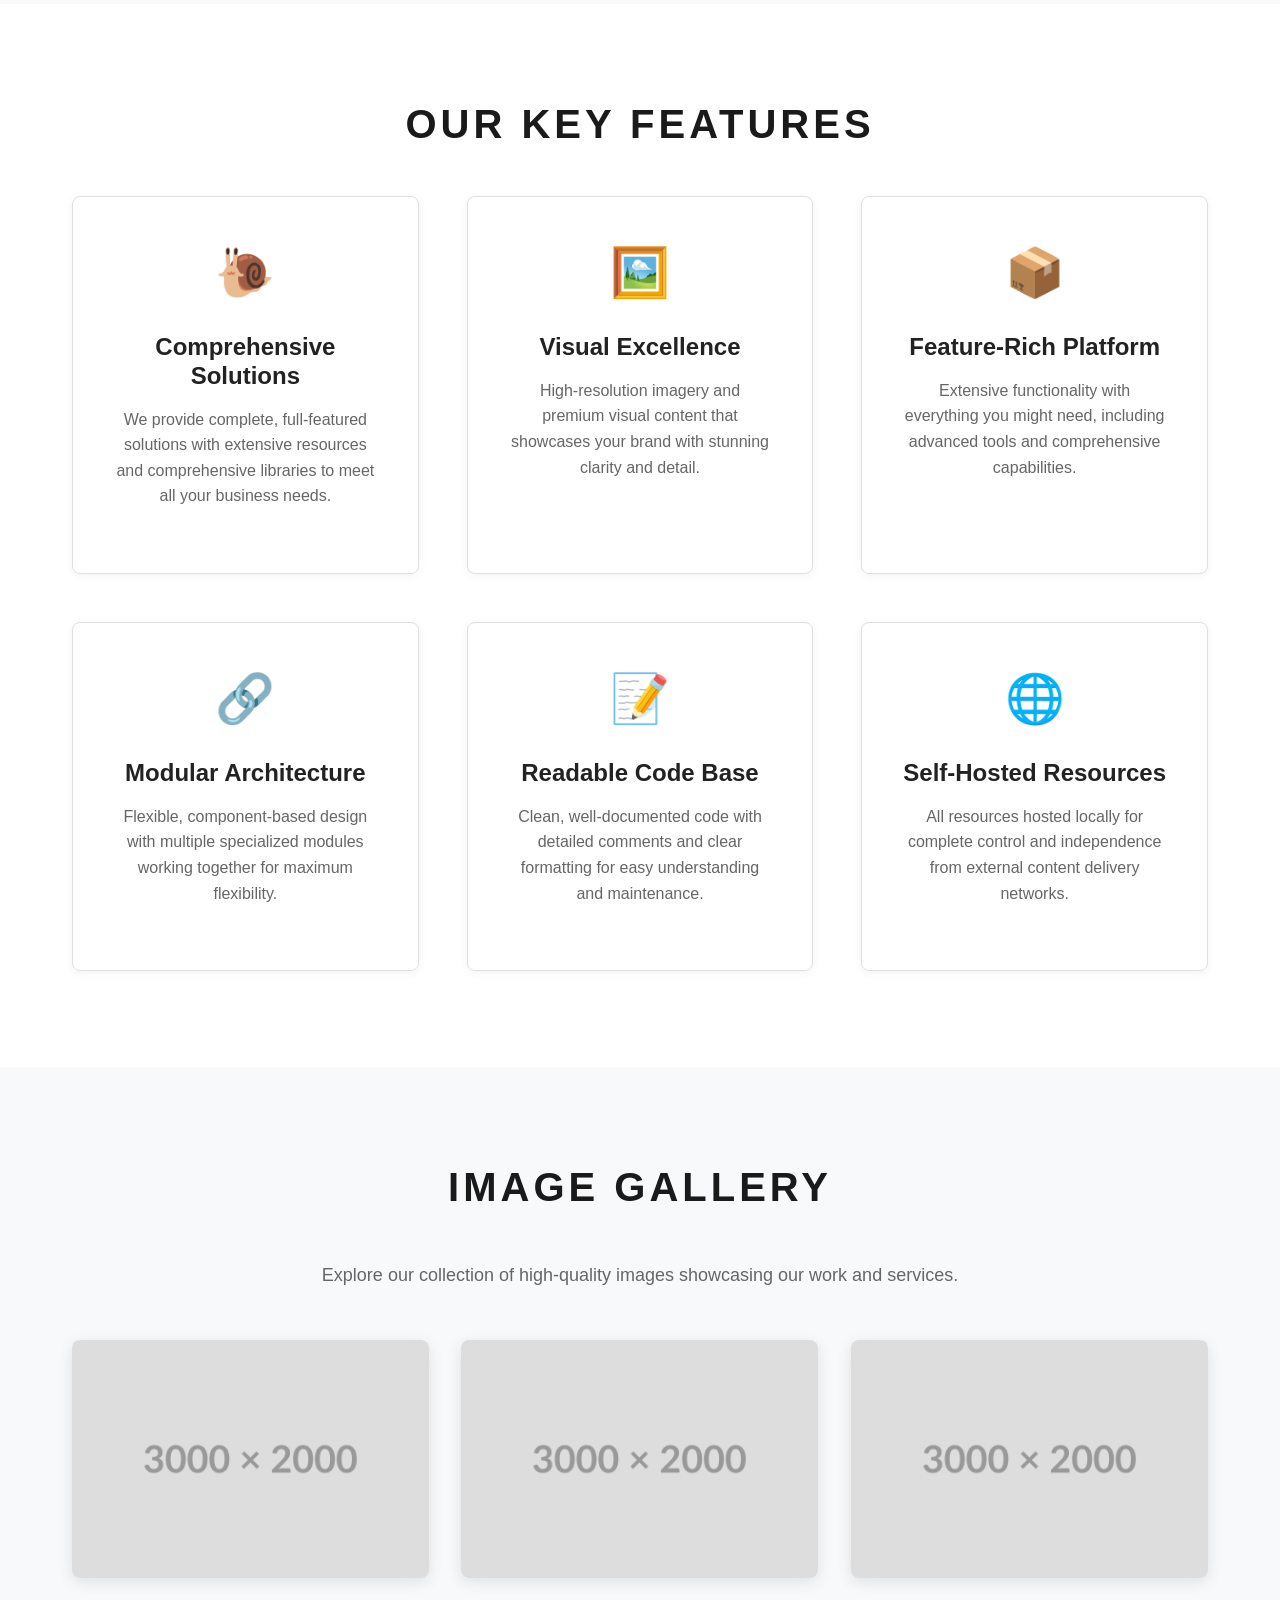
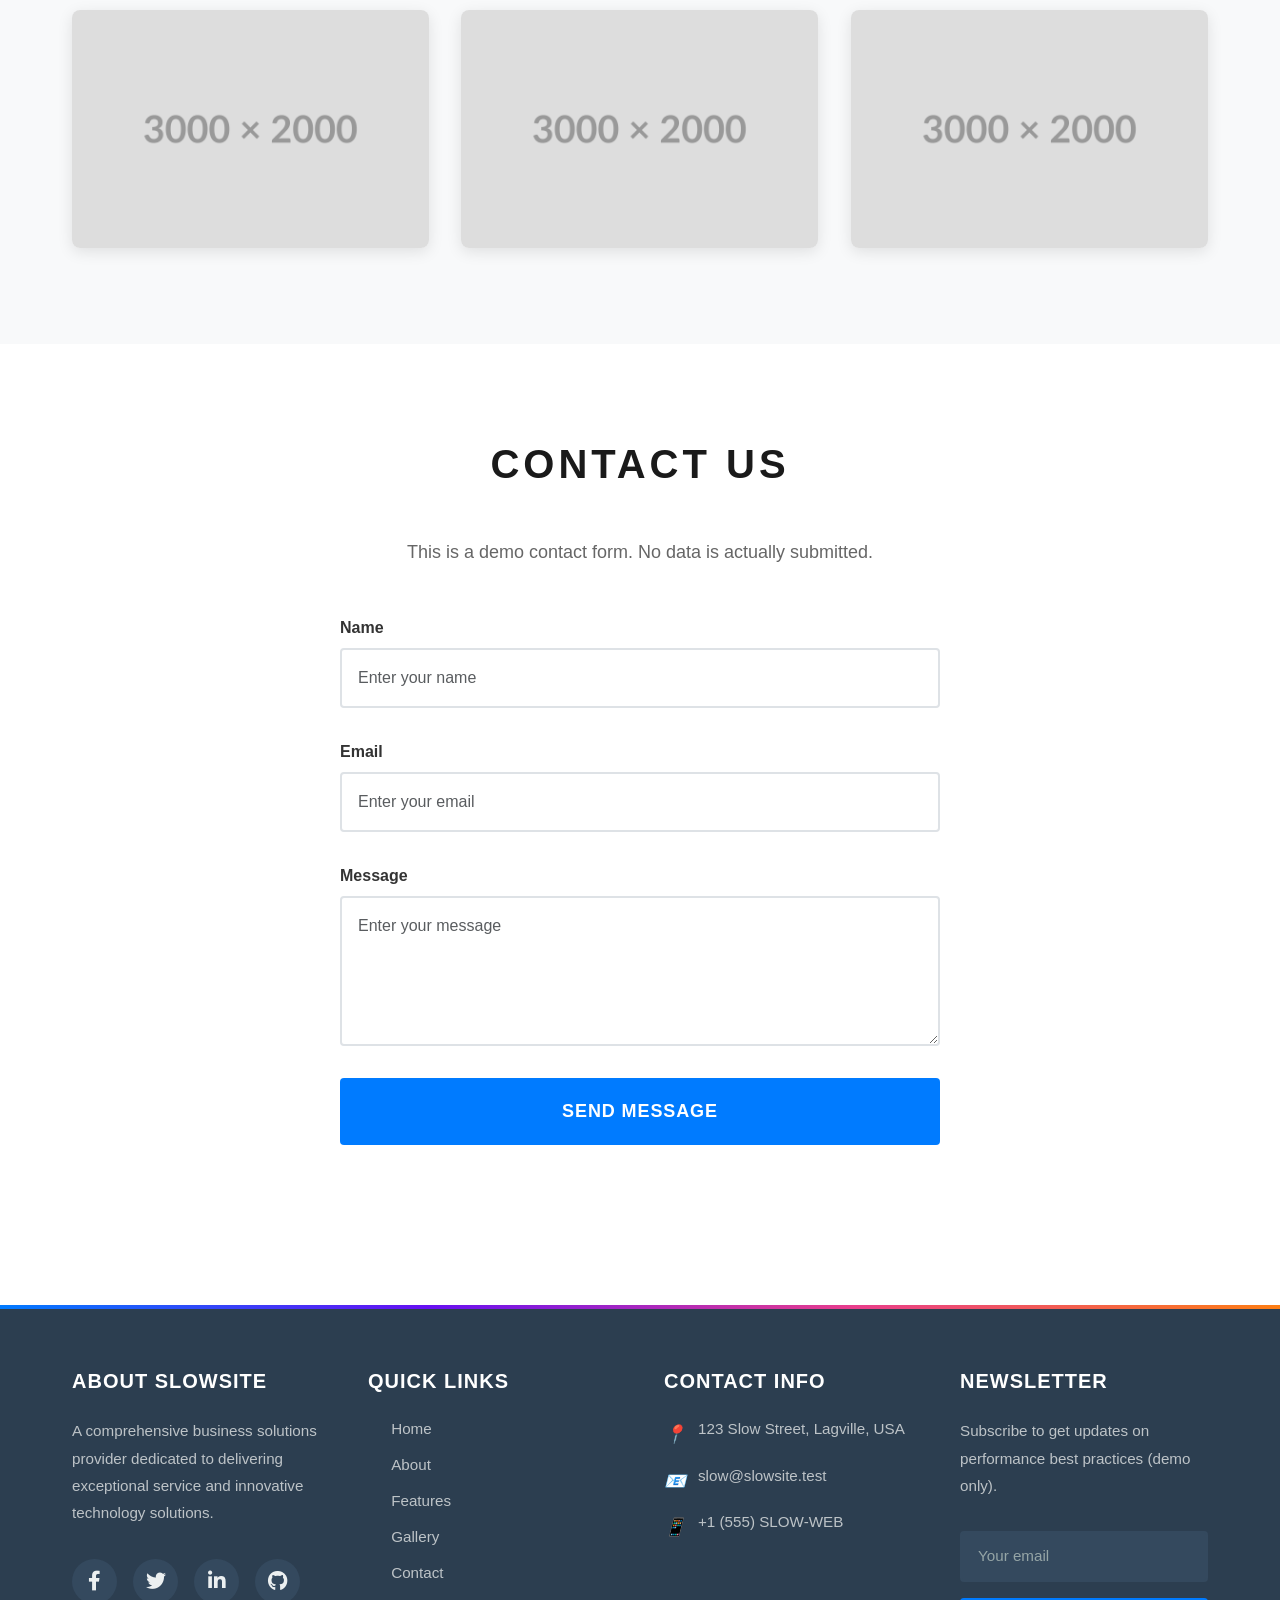
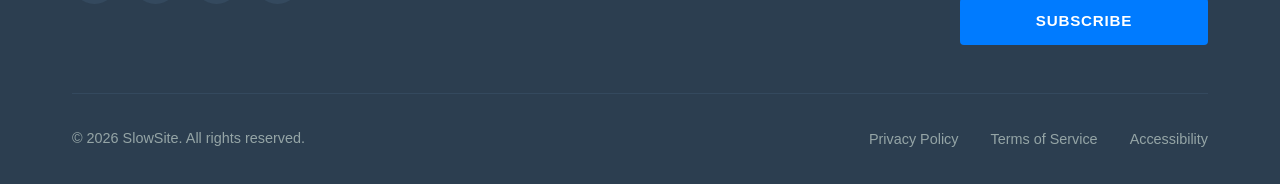
<file: week-slowsite/slow-site-main/index.html>
<!DOCTYPE html>
<html lang="en">
<head>
    <meta charset="UTF-8">
    <meta name="viewport" content="width=device-width, initial-scale=1.0">
    <title>SlowSite - Modern Business Solutions</title>
    <meta name="description" content="SlowSite provides comprehensive business solutions and services for modern enterprises.">
    
    <!-- CSS stylesheets -->
    <link rel="stylesheet" href="vendor/bootstrap.css">
    <link rel="stylesheet" href="vendor/font-awesome.css">
    <link rel="stylesheet" href="css/styles.css">
    <link rel="stylesheet" href="css/header.css">
    <link rel="stylesheet" href="css/footer.css">
    <link rel="stylesheet" href="css/animations.css">
    <link rel="stylesheet" href="css/unused-styles.css">
    
    <!-- Additional styles -->
    <style>
        * {
            -webkit-box-sizing: border-box;
            -moz-box-sizing: border-box;
            box-sizing: border-box;
        }
        
        body {
            margin: 0;
            padding: 0;
            font-family: -apple-system, BlinkMacSystemFont, "Segoe UI", Roboto, "Helvetica Neue", Arial, sans-serif;
        }
        
        .loading-overlay {
            position: fixed;
            top: 0;
            left: 0;
            width: 100%;
            height: 100%;
            background-color: rgba(0, 0, 0, 0.5);
            display: none;
            z-index: 9999;
            justify-content: center;
            align-items: center;
        }
        
        .loading-spinner {
            width: 50px;
            height: 50px;
            border: 5px solid #f3f3f3;
            border-top: 5px solid #3498db;
            border-radius: 50%;
            animation: spin 1s linear infinite;
        }
        
        @keyframes spin {
            0% { transform: rotate(0deg); }
            100% { transform: rotate(360deg); }
        }
    </style>
    
    <!-- JavaScript files -->
    <script src="vendor/jquery.js"></script>
    <script src="js/utils.js"></script>
    <script src="js/carousel.js"></script>
    <script src="js/analytics.js"></script>
    <script src="js/main.js"></script>
    <script src="js/unused-script.js"></script>
    
    <!-- Initialization script -->
    <script>
        // This script runs before the page loads, blocking rendering
        console.log('Head script executing - blocking page render!');
        var startTime = performance.now();
        
        // Simulate some heavy computation
        function heavyComputation() {
            var result = 0;
            for (var i = 0; i < 1000000; i++) {
                result += Math.sqrt(i);
            }
            return result;
        }
        
        heavyComputation();
        console.log('Heavy computation completed in:', (performance.now() - startTime).toFixed(2), 'ms');
    </script>
</head>
<body>
    <!-- Loading overlay (not actually needed) -->
    <div class="loading-overlay">
        <div class="loading-spinner"></div>
    </div>
    
    <!-- 
        HEADER SECTION
    -->
    <header class="site-header">
        <div class="header-container">
            <a href="#" class="site-logo">
                <i class="logo-icon">⚡</i>
                <h1 class="logo-text">SlowSite</h1>
            </a>
            
            <nav class="main-navigation">
                <ul class="nav-menu">
                    <li class="nav-menu-item active">
                        <a href="#hero" class="nav-menu-link">Home</a>
                    </li>
                    <li class="nav-menu-item">
                        <a href="#about" class="nav-menu-link">About</a>
                    </li>
                    <li class="nav-menu-item">
                        <a href="#features" class="nav-menu-link">Features</a>
                    </li>
                    <li class="nav-menu-item">
                        <a href="#gallery" class="nav-menu-link">Gallery</a>
                    </li>
                    <li class="nav-menu-item">
                        <a href="#contact" class="nav-menu-link">Contact</a>
                    </li>
                </ul>
            </nav>
            
            <button class="mobile-menu-toggle" aria-label="Toggle mobile menu">
                <span class="mobile-menu-toggle-bar"></span>
                <span class="mobile-menu-toggle-bar"></span>
                <span class="mobile-menu-toggle-bar"></span>
            </button>
        </div>
    </header>
    
    <!-- Hero Section -->
    <section id="hero" class="hero-section">
        <img src="images/hero.jpg" 
             alt="Hero background" 
             loading="eager"
             width="1600"
             height="900"
             style="position: absolute; top: 0; left: 0; width: 100%; height: 100%; object-fit: cover; z-index: 1;">
        
        <div class="hero-content">
            <h1 class="hero-title animated fade-in-up">Welcome to SlowSite</h1>
            <p class="hero-subtitle animated fade-in-up delay-1">Modern Business Solutions for the Digital Age</p>
            <a href="#about" class="hero-button animated fade-in-up delay-2">Learn More</a>
        </div>
    </section>
    
    <!-- 
        ABOUT SECTION
    -->
    <section id="about" class="about-section section">
        <div class="container">
            <h2 class="section-title animated fade-in">About SlowSite</h2>
            <div class="about-content">
                <p class="about-text animated fade-in-up">
                    SlowSite is a modern business solutions provider specializing in comprehensive
                    enterprise services. We offer cutting-edge technology solutions designed to meet
                    the evolving needs of today's businesses.
                </p>
                <p class="about-text animated fade-in-up delay-1">
                    Our team of experts delivers innovative solutions across multiple industries,
                    helping organizations achieve their digital transformation goals with state-of-the-art
                    technology and best-in-class service.
                </p>
                <p class="about-text animated fade-in-up delay-2">
                    With a focus on quality, reliability, and customer satisfaction, we're committed
                    to delivering exceptional results that drive business success.
                </p>
            </div>
        </div>
    </section>
    
    <!-- 
        FEATURES SECTION
    -->
    <section id="features" class="features-section section">
        <div class="container">
            <h2 class="section-title animated fade-in">Our Key Features</h2>
            
            <div class="features-grid">
                <div class="feature-card animated fade-in-up">
                    <div class="feature-icon">🐌</div>
                    <h3 class="feature-title">Comprehensive Solutions</h3>
                    <p class="feature-description">
                        We provide complete, full-featured solutions with extensive resources
                        and comprehensive libraries to meet all your business needs.
                    </p>
                </div>
                
                <div class="feature-card animated fade-in-up delay-1">
                    <div class="feature-icon">🖼️</div>
                    <h3 class="feature-title">Visual Excellence</h3>
                    <p class="feature-description">
                        High-resolution imagery and premium visual content that showcases
                        your brand with stunning clarity and detail.
                    </p>
                </div>
                
                <div class="feature-card animated fade-in-up delay-2">
                    <div class="feature-icon">📦</div>
                    <h3 class="feature-title">Feature-Rich Platform</h3>
                    <p class="feature-description">
                        Extensive functionality with everything you might need, including
                        advanced tools and comprehensive capabilities.
                    </p>
                </div>
                
                <div class="feature-card animated fade-in-up">
                    <div class="feature-icon">🔗</div>
                    <h3 class="feature-title">Modular Architecture</h3>
                    <p class="feature-description">
                        Flexible, component-based design with multiple specialized modules
                        working together for maximum flexibility.
                    </p>
                </div>
                
                <div class="feature-card animated fade-in-up delay-1">
                    <div class="feature-icon">📝</div>
                    <h3 class="feature-title">Readable Code Base</h3>
                    <p class="feature-description">
                        Clean, well-documented code with detailed comments and clear
                        formatting for easy understanding and maintenance.
                    </p>
                </div>
                
                <div class="feature-card animated fade-in-up delay-2">
                    <div class="feature-icon">🌐</div>
                    <h3 class="feature-title">Self-Hosted Resources</h3>
                    <p class="feature-description">
                        All resources hosted locally for complete control and independence
                        from external content delivery networks.
                    </p>
                </div>
            </div>
        </div>
    </section>
    
    <!-- Gallery Section -->
    <section id="gallery" class="gallery-section section">
        <div class="container">
            <h2 class="section-title animated fade-in">Image Gallery</h2>
            <p style="text-align: center; margin-bottom: 2rem; color: #666;">
                Explore our collection of high-quality images showcasing our work and services.
            </p>
            
            <div class="gallery-grid">
                <div class="gallery-item animated zoom-in">
                    <img src="images/gallery-1.png" 
                         alt="Gallery image 1" 
                         class="gallery-image"
                         loading="eager"
                         width="3000"
                         height="2000">
                    <div class="gallery-overlay">
                        <p class="gallery-caption">Image 1</p>
                    </div>
                </div>
                
                <div class="gallery-item animated zoom-in delay-1">
                    <img src="images/gallery-2.png" 
                         alt="Gallery image 2" 
                         class="gallery-image"
                         loading="eager"
                         width="3000"
                         height="2000">
                    <div class="gallery-overlay">
                        <p class="gallery-caption">Image 2</p>
                    </div>
                </div>
                
                <div class="gallery-item animated zoom-in delay-2">
                    <img src="images/gallery-3.png" 
                         alt="Gallery image 3" 
                         class="gallery-image"
                         loading="eager"
                         width="3000"
                         height="2000">
                    <div class="gallery-overlay">
                        <p class="gallery-caption">Image 3</p>
                    </div>
                </div>
                
                <div class="gallery-item animated zoom-in">
                    <img src="images/gallery-4.png" 
                         alt="Gallery image 4" 
                         class="gallery-image"
                         loading="eager"
                         width="3000"
                         height="2000">
                    <div class="gallery-overlay">
                        <p class="gallery-caption">Image 4</p>
                    </div>
                </div>
                
                <div class="gallery-item animated zoom-in delay-1">
                    <img src="images/gallery-5.png" 
                         alt="Gallery image 5" 
                         class="gallery-image"
                         loading="eager"
                         width="3000"
                         height="2000">
                    <div class="gallery-overlay">
                        <p class="gallery-caption">Image 5</p>
                    </div>
                </div>
                
                <div class="gallery-item animated zoom-in delay-2">
                    <img src="images/gallery-6.png" 
                         alt="Gallery image 6" 
                         class="gallery-image"
                         loading="eager"
                         width="3000"
                         height="2000">
                    <div class="gallery-overlay">
                        <p class="gallery-caption">Image 6</p>
                    </div>
                </div>
            </div>
        </div>
    </section>
    
    <!-- 
        CONTACT SECTION
    -->
    <section id="contact" class="contact-section section">
        <div class="container">
            <h2 class="section-title animated fade-in">Contact Us</h2>
            <p style="text-align: center; margin-bottom: 2rem; color: #666;">
                This is a demo contact form. No data is actually submitted.
            </p>
            
            <form class="contact-form animated fade-in-up" action="#" method="post">
                <div class="form-group">
                    <label for="name" class="form-label">Name</label>
                    <input type="text" 
                           id="name" 
                           name="name" 
                           class="form-control" 
                           placeholder="Enter your name"
                           required>
                </div>
                
                <div class="form-group">
                    <label for="email" class="form-label">Email</label>
                    <input type="email" 
                           id="email" 
                           name="email" 
                           class="form-control" 
                           placeholder="Enter your email"
                           required>
                </div>
                
                <div class="form-group">
                    <label for="message" class="form-label">Message</label>
                    <textarea id="message" 
                              name="message" 
                              class="form-control" 
                              placeholder="Enter your message"
                              required></textarea>
                </div>
                
                <button type="submit" class="submit-button">Send Message</button>
            </form>
        </div>
    </section>
    
    <!-- 
        FOOTER SECTION
    -->
    <footer class="site-footer">
        <div class="footer-container">
            <div class="footer-content">
                <div class="footer-column">
                    <h3 class="footer-column-title">About SlowSite</h3>
                    <p class="footer-column-description">
                        A comprehensive business solutions provider dedicated to delivering
                        exceptional service and innovative technology solutions.
                    </p>
                    <div class="social-media-links">
                        <a href="#" class="social-media-link" aria-label="Facebook">
                            <i class="fab fa-facebook-f"></i>
                        </a>
                        <a href="#" class="social-media-link" aria-label="Twitter">
                            <i class="fab fa-twitter"></i>
                        </a>
                        <a href="#" class="social-media-link" aria-label="LinkedIn">
                            <i class="fab fa-linkedin-in"></i>
                        </a>
                        <a href="#" class="social-media-link" aria-label="GitHub">
                            <i class="fab fa-github"></i>
                        </a>
                    </div>
                </div>
                
                <div class="footer-column">
                    <h3 class="footer-column-title">Quick Links</h3>
                    <ul class="footer-links">
                        <li class="footer-link-item">
                            <a href="#hero" class="footer-link">Home</a>
                        </li>
                        <li class="footer-link-item">
                            <a href="#about" class="footer-link">About</a>
                        </li>
                        <li class="footer-link-item">
                            <a href="#features" class="footer-link">Features</a>
                        </li>
                        <li class="footer-link-item">
                            <a href="#gallery" class="footer-link">Gallery</a>
                        </li>
                        <li class="footer-link-item">
                            <a href="#contact" class="footer-link">Contact</a>
                        </li>
                    </ul>
                </div>
                
                <div class="footer-column">
                    <h3 class="footer-column-title">Contact Info</h3>
                    <ul class="contact-info">
                        <li class="contact-info-item">
                            <i class="contact-info-icon">📍</i>
                            <span class="contact-info-text">123 Slow Street, Lagville, USA</span>
                        </li>
                        <li class="contact-info-item">
                            <i class="contact-info-icon">📧</i>
                            <span class="contact-info-text">slow@slowsite.test</span>
                        </li>
                        <li class="contact-info-item">
                            <i class="contact-info-icon">📱</i>
                            <span class="contact-info-text">+1 (555) SLOW-WEB</span>
                        </li>
                    </ul>
                </div>
                
                <div class="footer-column">
                    <h3 class="footer-column-title">Newsletter</h3>
                    <p class="footer-column-description">
                        Subscribe to get updates on performance best practices (demo only).
                    </p>
                    <form class="newsletter-form">
                        <input type="email" 
                               class="newsletter-input" 
                               placeholder="Your email"
                               required>
                        <button type="submit" class="newsletter-button">Subscribe</button>
                    </form>
                </div>
            </div>
            
            <div class="footer-bottom">
                <p class="copyright-text">
                    &copy; 2026 SlowSite. All rights reserved.
                </p>
                <ul class="footer-bottom-links">
                    <li><a href="#" class="footer-bottom-link">Privacy Policy</a></li>
                    <li><a href="#" class="footer-bottom-link">Terms of Service</a></li>
                    <li><a href="#" class="footer-bottom-link">Accessibility</a></li>
                </ul>
            </div>
        </div>
    </footer>
    
    <!-- Back to top button -->
    <button class="back-to-top" aria-label="Back to top">
        ↑
    </button>
    
    <!-- Additional Scripts -->
    <script>
        // Page load complete
        console.log('Page fully loaded!');
        
        // Log performance metrics
        window.addEventListener('load', function() {
            setTimeout(function() {
                if (window.performance && window.performance.timing) {
                    var perfData = window.performance.timing;
                    var loadTime = perfData.loadEventEnd - perfData.navigationStart;
                    console.log('='.repeat(60));
                    console.log('PERFORMANCE METRICS');
                    console.log('='.repeat(60));
                    console.log('Total Page Load Time:', loadTime, 'ms');
                    console.log('DOM Content Loaded:', perfData.domContentLoadedEventEnd - perfData.navigationStart, 'ms');
                    console.log('='.repeat(60));
                }
            }, 1000);
        });
    </script>
</body>
</html>
</file>
<file: Final-project/styles.css>
* {
  box-sizing: border-box;
  margin: 0;
  padding: 0;
}

html {
  scroll-behavior: smooth;
  overflow-x: hidden;
}

body {
  font-family: 'Poppins', sans-serif;
  color: #111;
  overflow-x: hidden;
}

img,
picture {
  max-width: 100%;
  height: auto;
  display: block;
}

/* HEADER */
.site-header {
  background: linear-gradient(to right, #b832d9, #6d7df7);
}

.nav {
  display: flex;
  justify-content: space-between;
  align-items: center;
  padding: 28px 12%;
  max-width: 1500px;
  margin: 0 auto;
}

.logo img {
  width: 108px;
  height: auto;
}

.nav-links {
  display: flex;
  gap: 40px;
  list-style: none;
}

.nav-links a {
  color: white;
  text-decoration: none;
  font-weight: 600;
}

/* HERO */
.hero {
  position: relative;
  min-height: 800px;
  display: flex;
  justify-content: space-between;
  align-items: center;
  gap: 60px;
  padding: 60px 12% 120px;
  background: linear-gradient(to right, #b832d9, #6d7df7);
  color: white;
  overflow: hidden;
}

.hero-shapes {
  position: absolute;
  left: 5%;
  top: 80px;
  width: 520px;
  opacity: 0.5;
  z-index: 0;
  pointer-events: none;
}

.hero-text {
  width: 50%;
  position: relative;
  z-index: 2;
}

.small-text {
  margin-bottom: 15px;
}

.hero-text h1 {
  font-size: clamp(2.6rem, 5vw, 60px);
  font-weight: 700;
  line-height: 1.2;
  max-width: 800px;
}

.hero-text h1 span {
  color: #20e6dc;
}

.hero-text p {
  margin-bottom: 25px;
  line-height: 1.6;
}

.hero-buttons {
  display: flex;
  flex-wrap: wrap;
  gap: 12px;
}

.hero-buttons a {
  display: inline-block;
  padding: 14px 28px;
  border-radius: 8px;
  text-decoration: none;
  font-weight: 600;
  background: white;
  color: #b832d9;
}

.hero-image {
  width: 45%;
  position: relative;
  z-index: 2;
  display: flex;
  justify-content: center;
}

.hero-image img {
  width: min(520px, 100%);
}

/* FEATURES */
.features {
  text-align: center;
  padding: 100px 12%;
}

.features h2,
.how-text h2,
.info-text h2,
.responsive-text h2,
.video-content h2,
.pricing-section h2,
.review-section h2 {
  color: #08215f;
}

.features h2 {
  font-size: 2.5rem;
  margin-bottom: 20px;
}

.features-desc {
  max-width: 750px;
  margin: 0 auto 60px;
  color: gray;
  line-height: 1.7;
}

.feature-container {
  display: flex;
  justify-content: space-between;
  gap: 30px;
}

.feature-box {
  width: 31%;
  border: 1px solid #eee;
  padding: 45px 30px;
  border-radius: 10px;
  box-shadow: 0 15px 35px rgba(0, 0, 0, 0.05);
  background: white;
}

.feature-box img {
  width: 65px;
  margin: 0 auto 30px;
}

.feature-box h3 {
  color: #08215f;
  margin-bottom: 15px;
}

.feature-box p {
  color: #5f7485;
  line-height: 1.7;
}

/* HOW IT WORKS */
.how-it-works {
  padding: 110px 12%;
}

.how-content {
  display: flex;
  align-items: center;
  justify-content: space-between;
  gap: 70px;
}

.how-text {
  width: 48%;
}

.how-text h2 {
  font-size: 42px;
  margin-bottom: 40px;
}

.step {
  display: flex;
  align-items: center;
  gap: 22px;
  margin-bottom: 45px;
}

.step img {
  flex: 0 0 95px;
  width: 95px;
  height: 95px;
}

.step h3 {
  font-size: 24px;
  color: #08215f;
  margin-bottom: 12px;
}

.step p {
  color: #5f7485;
  line-height: 1.6;
  font-size: 16px;
  max-width: 390px;
}

.store-buttons {
  display: flex;
  gap: 18px;
  margin-top: 10px;
  align-items: center;
}

.store-buttons img {
  height: 58px;
  width: auto;
}

.how-image,
.info-image,
.responsive-image {
  width: 48%;
  min-height: 560px;
  position: relative;
  display: flex;
  justify-content: center;
  align-items: center;
  overflow: visible;
}

.circle-bg,
.info-bg,
.responsive-bg {
  position: absolute;
  width: min(560px, 115%);
  max-width: none;
  left: 50%;
  top: 50%;
  transform: translate(-50%, -50%);
  z-index: 1;
  opacity: 0.9;
  pointer-events: none;
}

.phone-img,
.info-phone,
.responsive-phone {
  position: relative;
  z-index: 2;
}

.phone-img {
  width: min(430px, 75vw);
}

/* INFO */
.info-section,
.responsive-section {
  display: flex;
  justify-content: space-between;
  align-items: center;
  padding: 90px 12%;
  gap: 60px;
}

.info-phone {
  width: min(420px, 75vw);
}

.info-text,
.responsive-text {
  width: 48%;
}

.info-icon {
  width: 45px;
  margin-bottom: 20px;
}

.info-text h2,
.responsive-text h2 {
  font-size: 2.5rem;
  margin-bottom: 20px;
  line-height: 1.25;
}

.info-text p,
.responsive-text p {
  color: #5f7485;
  line-height: 1.7;
  max-width: 560px;
}

.info-text a,
.responsive-text a {
  display: inline-block;
  margin-top: 25px;
  background: #b832d9;
  color: white;
  padding: 13px 28px;
  border-radius: 6px;
  text-decoration: none;
  font-weight: 600;
}

.responsive-phone {
  width: min(380px, 72vw);
}

/* VIDEO SECTION */
.video-section {
  position: relative;
  width: 100%;
  height: 500px;
  overflow: hidden;
}

.video-bg {
  width: 100%;
  height: 100%;
  object-fit: cover;
}

.video-section picture {
  height: 100%;
}

.video-overlay {
  position: absolute;
  inset: 0;
  background: linear-gradient(90deg, #b832d9, #6a5cff);
  opacity: 0.3;
  z-index: 1;
}

.video-content {
  position: absolute;
  top: 50%;
  left: 50%;
  transform: translate(-50%, -50%);
  text-align: center;
  color: white;
  z-index: 2;
}

.video-content h2 {
  color: white;
  font-size: 2.5rem;
  margin-bottom: 20px;
}

.play-button {
  width: 70px;
  height: 70px;
  border: 0;
  background: #b832d9;
  border-radius: 50%;
  display: flex;
  align-items: center;
  justify-content: center;
  margin: auto;
  font-size: 30px;
  color: white;
  cursor: pointer;
  transition: transform 0.3s;
}

.play-button:hover {
  transform: scale(1.1);
}

/* PRICING */
.pricing-section {
  text-align: center;
  padding: 80px 10%;
}

.pricing-section h2 {
  font-size: 2.5rem;
  margin-bottom: 50px;
}

.pricing-container {
  display: flex;
  justify-content: center;
  gap: 30px;
  flex-wrap: wrap;
}

.pricing-card {
  position: relative;
  background: white;
  padding: 60px 30px 40px;
  width: 300px;
  min-height: 440px;
  border-radius: 25px;
  box-shadow: 0 10px 30px rgba(0,0,0,0.08);
  overflow: hidden;
}

.card-shape {
  display: none;
}
.pricing-card * {
  position: relative;
  z-index: 2;
}

.plan {
  color: #b832d9;
  font-weight: 600;
  margin-bottom: 10px;
}

.pricing-card h3 {
  font-size: 2rem;
  color: #08215f;
  margin-bottom: 5px;
}

.pricing-card span {
  font-size: 0.9rem;
  color: #7a8ca3;
}

.pricing-card ul {
  list-style: none;
  margin: 25px 0;
  text-align: left;
}

.pricing-card ul li {
  margin: 10px 0;
  color: #08215f;
}

.pricing-card ul li.disabled {
  color: #b0b0b0;
}

.pricing-card a {
  display: inline-block;
  border: 2px solid #b832d9;
  padding: 10px 25px;
  border-radius: 8px;
  color: #b832d9;
  text-decoration: none;
  font-weight: 600;
  transition: 0.3s;
}

.pricing-card a:hover {
  background: #b832d9;
  color: white;
}

.pricing-card::after {
  content: "";
  position: absolute;
  top: 0;
  left: 0;
  width: 100%;
  height: 6px;
  background: linear-gradient(to right, #b832d9, #5f6fff);
  border-top-left-radius: 25px;
  border-top-right-radius: 25px;
}

/* REVIEW SECTION */
.review-section {
  text-align: center;
  padding: 90px 12% 120px;
}

.review-section h2 {
  font-size: 2.5rem;
  margin-bottom: 60px;
}

.review-box {
  width: 620px;
  max-width: 100%;
  margin: 0 auto;
  border: 1px solid #c02ee8;
  border-radius: 14px;
  padding: 65px 50px 35px;
  position: relative;
  box-shadow: 0 8px 25px rgba(0,0,0,0.05);
}

.review-img {
  width: 80px;
  height: 80px;
  border-radius: 50%;
  position: absolute;
  top: -40px;
  left: 50%;
  transform: translateX(-50%);
  border: 2px solid #c02ee8;
}

.review-box p {
  color: #08215f;
  line-height: 1.7;
  margin-bottom: 20px;
}

.review-box h3 {
  color: #08215f;
  font-size: 1rem;
  font-weight: 500;
}

/* FOOTER */
.cta-section {
  background: linear-gradient(135deg, #b832d9, #6a7cff);
  padding: 110px 20px 90px;
  text-align: center;
  color: white;
}

.cta-content h2 {
  font-size: clamp(2.1rem, 5vw, 3rem);
  font-weight: 700;
  margin-bottom: 40px;
}

.cta-section .store-buttons {
  justify-content: center;
  gap: 18px;
  margin-bottom: 55px;
}

.cta-section .store-buttons img {
  height: 62px;
  border-radius: 35px;
}

.copyright {
  font-size: 14px;
  line-height: 1.7;
  color: white;
}

/* TABLET */
@media (max-width: 1024px) {
  .nav,
  .hero,
  .features,
  .how-it-works,
  .info-section,
  .responsive-section,
  .review-section {
    padding-left: 7%;
    padding-right: 7%;
  }

  .nav-links {
    gap: 22px;
  }

  .hero {
    min-height: 680px;
  }

  .how-content,
  .info-section,
  .responsive-section {
    gap: 35px;
  }
}

/* MOBILE */
@media (max-width: 767px) {
  .nav {
    flex-direction: column;
    gap: 20px;
    padding: 24px 6%;
  }

  .nav-links {
    width: 100%;
    flex-wrap: wrap;
    justify-content: center;
    gap: 12px 20px;
    font-size: 0.9rem;
  }

  .hero {
    min-height: auto;
    flex-direction: column;
    text-align: center;
    padding: 55px 6% 85px;
  }

  .hero-shapes {
    left: 0;
    top: 40px;
    width: 420px;
  }

  .hero-text,
  .hero-image,
  .how-text,
  .how-image,
  .info-image,
  .info-text,
  .responsive-text,
  .responsive-image {
    width: 100%;
  }

  .hero-buttons,
  .store-buttons {
    justify-content: center;
  }

  .hero-image img {
    width: 360px;
  }

  .features,
  .how-it-works,
  .info-section,
  .responsive-section,
  .pricing-section,
  .review-section {
    padding-left: 6%;
    padding-right: 6%;
  }

  .features h2,
  .how-text h2,
  .info-text h2,
  .responsive-text h2,
  .video-content h2,
  .pricing-section h2,
  .review-section h2 {
    font-size: 2rem;
  }

  .feature-container,
  .how-content,
  .info-section,
  .responsive-section,
  .pricing-container {
    flex-direction: column;
  }

  .feature-box,
  .pricing-card {
    width: 100%;
  }

  .step {
    align-items: flex-start;
    text-align: left;
    margin-bottom: 30px;
  }

  .step img {
    flex-basis: 70px;
    width: 70px;
    height: 70px;
  }

  .step h3 {
    font-size: 1.25rem;
  }

  .how-image,
  .info-image,
  .responsive-image {
    min-height: 430px;
  }

  .circle-bg,
  .info-bg,
  .responsive-bg {
    width: 420px;
    max-width: none;
  }

  .phone-img,
  .info-phone,
  .responsive-phone {
    width: min(300px, 80vw);
  }

  .info-section {
    flex-direction: column-reverse;
  }

  .video-section {
    height: 360px;
  }

  .review-box {
    padding: 60px 24px 30px;
  }

  .cta-section .store-buttons img,
  .store-buttons img {
    height: 50px;
  }
}

@media (max-width: 430px) {
  .hero-buttons a {
    width: 100%;
  }

  .store-buttons {
    flex-direction: column;
  }

  .step {
    flex-direction: column;
    text-align: center;
    align-items: center;
  }

  .pricing-card {
    padding-left: 22px;
    padding-right: 22px;
  }
}
</file>
<file: week-05/mobapp-master/css/themify-icons.css>
@font-face {
    font-family: 'themify';
    src: url('../fonts/themify.eot?-fvbane');
    src: url('../fonts/themify.eot?#iefix-fvbane') format('embedded-opentype'), url('../fonts/themify.woff?-fvbane') format('woff'), url('../fonts/themify.ttf?-fvbane') format('truetype'), url('../fonts/themify.svg?-fvbane#themify') format('svg');
    font-weight: normal;
    font-style: normal;
}

[class^="ti-"],
[class*=" ti-"] {
    font-family: 'themify';
    speak: none;
    font-style: normal;
    font-weight: normal;
    font-variant: normal;
    text-transform: none;
    line-height: 1;
    /* Better Font Rendering =========== */
    -webkit-font-smoothing: antialiased;
    -moz-osx-font-smoothing: grayscale;
}

.ti-wand:before {
    content: "\e600";
}

.ti-volume:before {
    content: "\e601";
}

.ti-user:before {
    content: "\e602";
}

.ti-unlock:before {
    content: "\e603";
}

.ti-unlink:before {
    content: "\e604";
}

.ti-trash:before {
    content: "\e605";
}

.ti-thought:before {
    content: "\e606";
}

.ti-target:before {
    content: "\e607";
}

.ti-tag:before {
    content: "\e608";
}

.ti-tablet:before {
    content: "\e609";
}

.ti-star:before {
    content: "\e60a";
}

.ti-spray:before {
    content: "\e60b";
}

.ti-signal:before {
    content: "\e60c";
}

.ti-shopping-cart:before {
    content: "\e60d";
}

.ti-shopping-cart-full:before {
    content: "\e60e";
}

.ti-settings:before {
    content: "\e60f";
}

.ti-search:before {
    content: "\e610";
}

.ti-zoom-in:before {
    content: "\e611";
}

.ti-zoom-out:before {
    content: "\e612";
}

.ti-cut:before {
    content: "\e613";
}

.ti-ruler:before {
    content: "\e614";
}

.ti-ruler-pencil:before {
    content: "\e615";
}

.ti-ruler-alt:before {
    content: "\e616";
}

.ti-bookmark:before {
    content: "\e617";
}

.ti-bookmark-alt:before {
    content: "\e618";
}

.ti-reload:before {
    content: "\e619";
}

.ti-plus:before {
    content: "\e61a";
}

.ti-pin:before {
    content: "\e61b";
}

.ti-pencil:before {
    content: "\e61c";
}

.ti-pencil-alt:before {
    content: "\e61d";
}

.ti-paint-roller:before {
    content: "\e61e";
}

.ti-paint-bucket:before {
    content: "\e61f";
}

.ti-na:before {
    content: "\e620";
}

.ti-mobile:before {
    content: "\e621";
}

.ti-minus:before {
    content: "\e622";
}

.ti-medall:before {
    content: "\e623";
}

.ti-medall-alt:before {
    content: "\e624";
}

.ti-marker:before {
    content: "\e625";
}

.ti-marker-alt:before {
    content: "\e626";
}

.ti-arrow-up:before {
    content: "\e627";
}

.ti-arrow-right:before {
    content: "\e628";
}

.ti-arrow-left:before {
    content: "\e629";
}

.ti-arrow-down:before {
    content: "\e62a";
}

.ti-lock:before {
    content: "\e62b";
}

.ti-location-arrow:before {
    content: "\e62c";
}

.ti-link:before {
    content: "\e62d";
}

.ti-layout:before {
    content: "\e62e";
}

.ti-layers:before {
    content: "\e62f";
}

.ti-layers-alt:before {
    content: "\e630";
}

.ti-key:before {
    content: "\e631";
}

.ti-import:before {
    content: "\e632";
}

.ti-image:before {
    content: "\e633";
}

.ti-heart:before {
    content: "\e634";
}

.ti-heart-broken:before {
    content: "\e635";
}

.ti-hand-stop:before {
    content: "\e636";
}

.ti-hand-open:before {
    content: "\e637";
}

.ti-hand-drag:before {
    content: "\e638";
}

.ti-folder:before {
    content: "\e639";
}

.ti-flag:before {
    content: "\e63a";
}

.ti-flag-alt:before {
    content: "\e63b";
}

.ti-flag-alt-2:before {
    content: "\e63c";
}

.ti-eye:before {
    content: "\e63d";
}

.ti-export:before {
    content: "\e63e";
}

.ti-exchange-vertical:before {
    content: "\e63f";
}

.ti-desktop:before {
    content: "\e640";
}

.ti-cup:before {
    content: "\e641";
}

.ti-crown:before {
    content: "\e642";
}

.ti-comments:before {
    content: "\e643";
}

.ti-comment:before {
    content: "\e644";
}

.ti-comment-alt:before {
    content: "\e645";
}

.ti-close:before {
    content: "\e646";
}

.ti-clip:before {
    content: "\e647";
}

.ti-angle-up:before {
    content: "\e648";
}

.ti-angle-right:before {
    content: "\e649";
}

.ti-angle-left:before {
    content: "\e64a";
}

.ti-angle-down:before {
    content: "\e64b";
}

.ti-check:before {
    content: "\e64c";
}

.ti-check-box:before {
    content: "\e64d";
}

.ti-camera:before {
    content: "\e64e";
}

.ti-announcement:before {
    content: "\e64f";
}

.ti-brush:before {
    content: "\e650";
}

.ti-briefcase:before {
    content: "\e651";
}

.ti-bolt:before {
    content: "\e652";
}

.ti-bolt-alt:before {
    content: "\e653";
}

.ti-blackboard:before {
    content: "\e654";
}

.ti-bag:before {
    content: "\e655";
}

.ti-move:before {
    content: "\e656";
}

.ti-arrows-vertical:before {
    content: "\e657";
}

.ti-arrows-horizontal:before {
    content: "\e658";
}

.ti-fullscreen:before {
    content: "\e659";
}

.ti-arrow-top-right:before {
    content: "\e65a";
}

.ti-arrow-top-left:before {
    content: "\e65b";
}

.ti-arrow-circle-up:before {
    content: "\e65c";
}

.ti-arrow-circle-right:before {
    content: "\e65d";
}

.ti-arrow-circle-left:before {
    content: "\e65e";
}

.ti-arrow-circle-down:before {
    content: "\e65f";
}

.ti-angle-double-up:before {
    content: "\e660";
}

.ti-angle-double-right:before {
    content: "\e661";
}

.ti-angle-double-left:before {
    content: "\e662";
}

.ti-angle-double-down:before {
    content: "\e663";
}

.ti-zip:before {
    content: "\e664";
}

.ti-world:before {
    content: "\e665";
}

.ti-wheelchair:before {
    content: "\e666";
}

.ti-view-list:before {
    content: "\e667";
}

.ti-view-list-alt:before {
    content: "\e668";
}

.ti-view-grid:before {
    content: "\e669";
}

.ti-uppercase:before {
    content: "\e66a";
}

.ti-upload:before {
    content: "\e66b";
}

.ti-underline:before {
    content: "\e66c";
}

.ti-truck:before {
    content: "\e66d";
}

.ti-timer:before {
    content: "\e66e";
}

.ti-ticket:before {
    content: "\e66f";
}

.ti-thumb-up:before {
    content: "\e670";
}

.ti-thumb-down:before {
    content: "\e671";
}

.ti-text:before {
    content: "\e672";
}

.ti-stats-up:before {
    content: "\e673";
}

.ti-stats-down:before {
    content: "\e674";
}

.ti-split-v:before {
    content: "\e675";
}

.ti-split-h:before {
    content: "\e676";
}

.ti-smallcap:before {
    content: "\e677";
}

.ti-shine:before {
    content: "\e678";
}

.ti-shift-right:before {
    content: "\e679";
}

.ti-shift-left:before {
    content: "\e67a";
}

.ti-shield:before {
    content: "\e67b";
}

.ti-notepad:before {
    content: "\e67c";
}

.ti-server:before {
    content: "\e67d";
}

.ti-quote-right:before {
    content: "\e67e";
}

.ti-quote-left:before {
    content: "\e67f";
}

.ti-pulse:before {
    content: "\e680";
}

.ti-printer:before {
    content: "\e681";
}

.ti-power-off:before {
    content: "\e682";
}

.ti-plug:before {
    content: "\e683";
}

.ti-pie-chart:before {
    content: "\e684";
}

.ti-paragraph:before {
    content: "\e685";
}

.ti-panel:before {
    content: "\e686";
}

.ti-package:before {
    content: "\e687";
}

.ti-music:before {
    content: "\e688";
}

.ti-music-alt:before {
    content: "\e689";
}

.ti-mouse:before {
    content: "\e68a";
}

.ti-mouse-alt:before {
    content: "\e68b";
}

.ti-money:before {
    content: "\e68c";
}

.ti-microphone:before {
    content: "\e68d";
}

.ti-menu:before {
    content: "\e68e";
}

.ti-menu-alt:before {
    content: "\e68f";
}

.ti-map:before {
    content: "\e690";
}

.ti-map-alt:before {
    content: "\e691";
}

.ti-loop:before {
    content: "\e692";
}

.ti-location-pin:before {
    content: "\e693";
}

.ti-list:before {
    content: "\e694";
}

.ti-light-bulb:before {
    content: "\e695";
}

.ti-Italic:before {
    content: "\e696";
}

.ti-info:before {
    content: "\e697";
}

.ti-infinite:before {
    content: "\e698";
}

.ti-id-badge:before {
    content: "\e699";
}

.ti-hummer:before {
    content: "\e69a";
}

.ti-home:before {
    content: "\e69b";
}

.ti-help:before {
    content: "\e69c";
}

.ti-headphone:before {
    content: "\e69d";
}

.ti-harddrives:before {
    content: "\e69e";
}

.ti-harddrive:before {
    content: "\e69f";
}

.ti-gift:before {
    content: "\e6a0";
}

.ti-game:before {
    content: "\e6a1";
}

.ti-filter:before {
    content: "\e6a2";
}

.ti-files:before {
    content: "\e6a3";
}

.ti-file:before {
    content: "\e6a4";
}

.ti-eraser:before {
    content: "\e6a5";
}

.ti-envelope:before {
    content: "\e6a6";
}

.ti-download:before {
    content: "\e6a7";
}

.ti-direction:before {
    content: "\e6a8";
}

.ti-direction-alt:before {
    content: "\e6a9";
}

.ti-dashboard:before {
    content: "\e6aa";
}

.ti-control-stop:before {
    content: "\e6ab";
}

.ti-control-shuffle:before {
    content: "\e6ac";
}

.ti-control-play:before {
    content: "\e6ad";
}

.ti-control-pause:before {
    content: "\e6ae";
}

.ti-control-forward:before {
    content: "\e6af";
}

.ti-control-backward:before {
    content: "\e6b0";
}

.ti-cloud:before {
    content: "\e6b1";
}

.ti-cloud-up:before {
    content: "\e6b2";
}

.ti-cloud-down:before {
    content: "\e6b3";
}

.ti-clipboard:before {
    content: "\e6b4";
}

.ti-car:before {
    content: "\e6b5";
}

.ti-calendar:before {
    content: "\e6b6";
}

.ti-book:before {
    content: "\e6b7";
}

.ti-bell:before {
    content: "\e6b8";
}

.ti-basketball:before {
    content: "\e6b9";
}

.ti-bar-chart:before {
    content: "\e6ba";
}

.ti-bar-chart-alt:before {
    content: "\e6bb";
}

.ti-back-right:before {
    content: "\e6bc";
}

.ti-back-left:before {
    content: "\e6bd";
}

.ti-arrows-corner:before {
    content: "\e6be";
}

.ti-archive:before {
    content: "\e6bf";
}

.ti-anchor:before {
    content: "\e6c0";
}

.ti-align-right:before {
    content: "\e6c1";
}

.ti-align-left:before {
    content: "\e6c2";
}

.ti-align-justify:before {
    content: "\e6c3";
}

.ti-align-center:before {
    content: "\e6c4";
}

.ti-alert:before {
    content: "\e6c5";
}

.ti-alarm-clock:before {
    content: "\e6c6";
}

.ti-agenda:before {
    content: "\e6c7";
}

.ti-write:before {
    content: "\e6c8";
}

.ti-window:before {
    content: "\e6c9";
}

.ti-widgetized:before {
    content: "\e6ca";
}

.ti-widget:before {
    content: "\e6cb";
}

.ti-widget-alt:before {
    content: "\e6cc";
}

.ti-wallet:before {
    content: "\e6cd";
}

.ti-video-clapper:before {
    content: "\e6ce";
}

.ti-video-camera:before {
    content: "\e6cf";
}

.ti-vector:before {
    content: "\e6d0";
}

.ti-themify-logo:before {
    content: "\e6d1";
}

.ti-themify-favicon:before {
    content: "\e6d2";
}

.ti-themify-favicon-alt:before {
    content: "\e6d3";
}

.ti-support:before {
    content: "\e6d4";
}

.ti-stamp:before {
    content: "\e6d5";
}

.ti-split-v-alt:before {
    content: "\e6d6";
}

.ti-slice:before {
    content: "\e6d7";
}

.ti-shortcode:before {
    content: "\e6d8";
}

.ti-shift-right-alt:before {
    content: "\e6d9";
}

.ti-shift-left-alt:before {
    content: "\e6da";
}

.ti-ruler-alt-2:before {
    content: "\e6db";
}

.ti-receipt:before {
    content: "\e6dc";
}

.ti-pin2:before {
    content: "\e6dd";
}

.ti-pin-alt:before {
    content: "\e6de";
}

.ti-pencil-alt2:before {
    content: "\e6df";
}

.ti-palette:before {
    content: "\e6e0";
}

.ti-more:before {
    content: "\e6e1";
}

.ti-more-alt:before {
    content: "\e6e2";
}

.ti-microphone-alt:before {
    content: "\e6e3";
}

.ti-magnet:before {
    content: "\e6e4";
}

.ti-line-double:before {
    content: "\e6e5";
}

.ti-line-dotted:before {
    content: "\e6e6";
}

.ti-line-dashed:before {
    content: "\e6e7";
}

.ti-layout-width-full:before {
    content: "\e6e8";
}

.ti-layout-width-default:before {
    content: "\e6e9";
}

.ti-layout-width-default-alt:before {
    content: "\e6ea";
}

.ti-layout-tab:before {
    content: "\e6eb";
}

.ti-layout-tab-window:before {
    content: "\e6ec";
}

.ti-layout-tab-v:before {
    content: "\e6ed";
}

.ti-layout-tab-min:before {
    content: "\e6ee";
}

.ti-layout-slider:before {
    content: "\e6ef";
}

.ti-layout-slider-alt:before {
    content: "\e6f0";
}

.ti-layout-sidebar-right:before {
    content: "\e6f1";
}

.ti-layout-sidebar-none:before {
    content: "\e6f2";
}

.ti-layout-sidebar-left:before {
    content: "\e6f3";
}

.ti-layout-placeholder:before {
    content: "\e6f4";
}

.ti-layout-menu:before {
    content: "\e6f5";
}

.ti-layout-menu-v:before {
    content: "\e6f6";
}

.ti-layout-menu-separated:before {
    content: "\e6f7";
}

.ti-layout-menu-full:before {
    content: "\e6f8";
}

.ti-layout-media-right-alt:before {
    content: "\e6f9";
}

.ti-layout-media-right:before {
    content: "\e6fa";
}

.ti-layout-media-overlay:before {
    content: "\e6fb";
}

.ti-layout-media-overlay-alt:before {
    content: "\e6fc";
}

.ti-layout-media-overlay-alt-2:before {
    content: "\e6fd";
}

.ti-layout-media-left-alt:before {
    content: "\e6fe";
}

.ti-layout-media-left:before {
    content: "\e6ff";
}

.ti-layout-media-center-alt:before {
    content: "\e700";
}

.ti-layout-media-center:before {
    content: "\e701";
}

.ti-layout-list-thumb:before {
    content: "\e702";
}

.ti-layout-list-thumb-alt:before {
    content: "\e703";
}

.ti-layout-list-post:before {
    content: "\e704";
}

.ti-layout-list-large-image:before {
    content: "\e705";
}

.ti-layout-line-solid:before {
    content: "\e706";
}

.ti-layout-grid4:before {
    content: "\e707";
}

.ti-layout-grid3:before {
    content: "\e708";
}

.ti-layout-grid2:before {
    content: "\e709";
}

.ti-layout-grid2-thumb:before {
    content: "\e70a";
}

.ti-layout-cta-right:before {
    content: "\e70b";
}

.ti-layout-cta-left:before {
    content: "\e70c";
}

.ti-layout-cta-center:before {
    content: "\e70d";
}

.ti-layout-cta-btn-right:before {
    content: "\e70e";
}

.ti-layout-cta-btn-left:before {
    content: "\e70f";
}

.ti-layout-column4:before {
    content: "\e710";
}

.ti-layout-column3:before {
    content: "\e711";
}

.ti-layout-column2:before {
    content: "\e712";
}

.ti-layout-accordion-separated:before {
    content: "\e713";
}

.ti-layout-accordion-merged:before {
    content: "\e714";
}

.ti-layout-accordion-list:before {
    content: "\e715";
}

.ti-ink-pen:before {
    content: "\e716";
}

.ti-info-alt:before {
    content: "\e717";
}

.ti-help-alt:before {
    content: "\e718";
}

.ti-headphone-alt:before {
    content: "\e719";
}

.ti-hand-point-up:before {
    content: "\e71a";
}

.ti-hand-point-right:before {
    content: "\e71b";
}

.ti-hand-point-left:before {
    content: "\e71c";
}

.ti-hand-point-down:before {
    content: "\e71d";
}

.ti-gallery:before {
    content: "\e71e";
}

.ti-face-smile:before {
    content: "\e71f";
}

.ti-face-sad:before {
    content: "\e720";
}

.ti-credit-card:before {
    content: "\e721";
}

.ti-control-skip-forward:before {
    content: "\e722";
}

.ti-control-skip-backward:before {
    content: "\e723";
}

.ti-control-record:before {
    content: "\e724";
}

.ti-control-eject:before {
    content: "\e725";
}

.ti-comments-smiley:before {
    content: "\e726";
}

.ti-brush-alt:before {
    content: "\e727";
}

.ti-youtube:before {
    content: "\e728";
}

.ti-vimeo:before {
    content: "\e729";
}

.ti-twitter:before {
    content: "\e72a";
}

.ti-time:before {
    content: "\e72b";
}

.ti-tumblr:before {
    content: "\e72c";
}

.ti-skype:before {
    content: "\e72d";
}

.ti-share:before {
    content: "\e72e";
}

.ti-share-alt:before {
    content: "\e72f";
}

.ti-rocket:before {
    content: "\e730";
}

.ti-pinterest:before {
    content: "\e731";
}

.ti-new-window:before {
    content: "\e732";
}

.ti-microsoft:before {
    content: "\e733";
}

.ti-list-ol:before {
    content: "\e734";
}

.ti-linkedin:before {
    content: "\e735";
}

.ti-layout-sidebar-2:before {
    content: "\e736";
}

.ti-layout-grid4-alt:before {
    content: "\e737";
}

.ti-layout-grid3-alt:before {
    content: "\e738";
}

.ti-layout-grid2-alt:before {
    content: "\e739";
}

.ti-layout-column4-alt:before {
    content: "\e73a";
}

.ti-layout-column3-alt:before {
    content: "\e73b";
}

.ti-layout-column2-alt:before {
    content: "\e73c";
}

.ti-instagram:before {
    content: "\e73d";
}

.ti-google:before {
    content: "\e73e";
}

.ti-github:before {
    content: "\e73f";
}

.ti-flickr:before {
    content: "\e740";
}

.ti-facebook:before {
    content: "\e741";
}

.ti-dropbox:before {
    content: "\e742";
}

.ti-dribbble:before {
    content: "\e743";
}

.ti-apple:before {
    content: "\e744";
}

.ti-android:before {
    content: "\e745";
}

.ti-save:before {
    content: "\e746";
}

.ti-save-alt:before {
    content: "\e747";
}

.ti-yahoo:before {
    content: "\e748";
}

.ti-wordpress:before {
    content: "\e749";
}

.ti-vimeo-alt:before {
    content: "\e74a";
}

.ti-twitter-alt:before {
    content: "\e74b";
}

.ti-tumblr-alt:before {
    content: "\e74c";
}

.ti-trello:before {
    content: "\e74d";
}

.ti-stack-overflow:before {
    content: "\e74e";
}

.ti-soundcloud:before {
    content: "\e74f";
}

.ti-sharethis:before {
    content: "\e750";
}

.ti-sharethis-alt:before {
    content: "\e751";
}

.ti-reddit:before {
    content: "\e752";
}

.ti-pinterest-alt:before {
    content: "\e753";
}

.ti-microsoft-alt:before {
    content: "\e754";
}

.ti-linux:before {
    content: "\e755";
}

.ti-jsfiddle:before {
    content: "\e756";
}

.ti-joomla:before {
    content: "\e757";
}

.ti-html5:before {
    content: "\e758";
}

.ti-flickr-alt:before {
    content: "\e759";
}

.ti-email:before {
    content: "\e75a";
}

.ti-drupal:before {
    content: "\e75b";
}

.ti-dropbox-alt:before {
    content: "\e75c";
}

.ti-css3:before {
    content: "\e75d";
}

.ti-rss:before {
    content: "\e75e";
}

.ti-rss-alt:before {
    content: "\e75f";
}

.ti-lg {
    font-size: 1.33333333em;
    line-height: 0.75em;
    vertical-align: -15%;
}

.ti-2x {
    font-size: 2em;
}

.ti-3x {
    font-size: 3em;
}

.ti-4x {
    font-size: 4em;
}

.ti-5x {
    font-size: 5em;
}
</file>
<file: week-05/mobapp-master/css/style.css>
@charset "UTF-8";

/*

Style   : MobApp CSS
Version : 1.0
Author  : Surjith S M
URI     : https://surjithctly.in/

Copyright © All rights Reserved 

*/


/*------------------------
[TABLE OF CONTENTS]
    
1. GLOBAL STYLES
2. NAVBAR
3. HERO
4. TABS
5. TESTIMONIALS
6. IMAGE GALLERY
7. PRICING
8. CALL TO ACTION
9. FOOTER

------------------------*/


/* GLOBAL
----------------------*/

body {
    font-family: 'Rubik', sans-serif;
    position: relative;
}

a {
    color: #e38cb7;
}

a:hover,
a:focus {
    color: #d6619c;
}

h1 {
    font-size: 60px;
    font-weight: 300;
    letter-spacing: -1px;
    margin-bottom: 1.5rem;
}

h2 {
    font-size: 45px;
    font-weight: 300;
    color: #633991;
    letter-spacing: -1px;
    margin-bottom: 1rem;
}

h3 {
    color: #633991;
    font-size: 33px;
    font-weight: 500;
}

h4 {
    font-size: 20px;
    font-weight: 500;
    color: #633991;
}

h5 {
    font-size: 28px;
    font-weight: 300;
    color: #633991;
    margin-bottom: 0.7rem;
}

p {
    color: #959094;
}

p.lead {
    color: #e38cb7;
    margin-bottom: 2rem;
}

.text-primary {
    color: #e38cb7 !important;
}

.light-font {
    font-weight: 300;
}

.btn {
    font-size: 12px;
    font-weight: 400;
    text-transform: uppercase;
    padding: 0.375rem 1.35rem;
    transition: all 0.3s ease;
}

.btn-outline-light:hover {
    color: #d6619c;
}

.btn-primary {
    border-radius: 3px;
    background-image: -moz-linear-gradient( 122deg, #e54595 0%, #fd378e 100%);
    background-image: -webkit-linear-gradient( 122deg, #e54595 0%, #fd378e 100%);
    background-image: -ms-linear-gradient( 122deg, #e54595 0%, #fd378e 100%);
    background-image: linear-gradient( 122deg, #e54595 0%, #fd378e 100%);
    box-shadow: 0px 9px 32px 0px rgba(0, 0, 0, 0.2);
    font-weight: 500;
    padding: 0.6rem 2rem;
    border: 0;
}

.btn-primary:hover,
.btn-primary:focus,
.btn-primary:active,
.btn-primary:not([disabled]):not(.disabled).active,
.btn-primary:not([disabled]):not(.disabled):active,
.show>.btn-primary.dropdown-toggle {
    background-image: linear-gradient( 122deg, #fd378e 0%, #e54595 100%);
    box-shadow: 0px 9px 32px 0px rgba(0, 0, 0, 0.3);
    color: #FFF;
}

.btn-light {
    border-radius: 3px;
    background: #FFF;
    box-shadow: 0px 9px 32px 0px rgba(0, 0, 0, 0.26);
    font-size: 14px;
    font-weight: 500;
    color: #633991;
    margin: 0.5rem;
    padding: 0.7rem 1.6rem;
    line-height: 1.8;
}

.btn-group-lg>.btn,
.btn-lg {
    padding: 0.8rem 1rem;
    font-size: 15px;
}

.light-bg {
    background-color: #faf6fb;
}

.section {
    padding: 80px 0;
}

.section-title {
    text-align: center;
    margin-bottom: 3rem;
}

.section-title small {
    color: #998a9b;
}

@media (max-width:767px) {
    h1 {
        font-size: 40px;
    }
    h2 {
        font-size: 30px;
    }
}


/* NAVBAR
----------------------*/

.nav-menu {
    padding: 1rem 0;
    transition: all 0.3s ease;
}

.nav-menu.is-scrolling,
.nav-menu.menu-is-open {
    background-color: rgb(74, 13, 143);
    background: -moz-linear-gradient(135deg, rgb(74, 13, 143) 0%, rgb(250, 42, 143) 100%);
    background: -webkit-linear-gradient(135deg, rgb(74, 13, 143) 0%, rgb(250, 42, 143) 100%);
    background: linear-gradient(135deg, rgb(74, 13, 143) 0%, rgb(250, 42, 143) 100%);
    -webkit-box-shadow: 0px 5px 23px 0px rgba(0, 0, 0, 0.1);
    -moz-box-shadow: 0px 5px 23px 0px rgba(0, 0, 0, 0.1);
    box-shadow: 0px 5px 23px 0px rgba(0, 0, 0, 0.1);
}

.nav-menu.is-scrolling {
    padding: 0;
}

.navbar-nav .nav-link {
    position: relative;
}

@media (min-width: 992px) {
    .navbar-expand-lg .navbar-nav .nav-link {
        padding-right: 1rem;
        padding-left: 1rem;
        font-size: 14px;
    }
    .navbar-nav>.nav-item>.nav-link.active:after {
        content: "";
        border-bottom: 2px solid #cd99d4;
        left: 1rem;
        right: 1rem;
        bottom: 5px;
        height: 1px;
        position: absolute;
    }
}

@media (max-width:991px) {
    .navbar-nav.is-scrolling {
        padding-bottom: 1rem;
    }
    .navbar-nav .nav-item {
        text-align: center;
    }
}


/* HERO
----------------------*/

header {
    padding: 100px 0 0;
    text-align: center;
    color: #FFF;
}

.bg-gradient {
    background-image: -moz-linear-gradient( 135deg, rgba(60, 8, 118, 0.8) 0%, rgba(250, 0, 118, 0.8) 100%);
    background-image: -webkit-linear-gradient( 135deg, rgba(60, 8, 118, 0.8) 0%, rgba(250, 0, 118, 0.8) 100%);
    background-image: -ms-linear-gradient( 135deg, rgba(60, 8, 118, 0.8) 0%, rgba(250, 0, 118, 0.8) 100%);
    background-image: linear-gradient( 135deg, rgba(60, 8, 118, 0.8) 0%, rgba(250, 0, 118, 0.8) 100%);
}

.tagline {
    font-size: 23px;
    font-weight: 300;
    color: #ffb8f6;
    max-width: 800px;
    margin: 0 auto;
}

.img-holder {
    height: 0;
    padding-bottom: 33%;
    overflow: hidden;
}

@media (max-width:1200px) {
    .img-holder {
        padding-bottom: 50%;
    }
}

@media (max-width:767px) {
    .tagline {
        font-size: 17px;
    }
    .img-holder {
        padding-bottom: 100%;
    }
}


/* FEATURES
----------------------*/

.gradient-fill:before {
    color: #fc73b4;
    background: -moz-linear-gradient(top, #9477b4 0%, #fc73b4 100%);
    background: -webkit-linear-gradient(top, #9477b4 0%, #fc73b4 100%);
    background: linear-gradient(to bottom, #9477b4 0%, #fc73b4 100%);
    -webkit-background-clip: text;
    background-clip: text;
    -webkit-text-fill-color: transparent;
}

.card.features {
    border: 0;
    border-radius: 3px;
    box-shadow: 0px 5px 7px 0px rgba(0, 0, 0, 0.04);
    transition: all 0.3s ease;
}

@media (max-width:991px) {
    .card.features {
        margin-bottom: 2rem;
    }
    [class^="col-"]:last-child .card.features {
        margin-bottom: 0;
    }
}

.card.features:before {
    content: "";
    position: absolute;
    width: 3px;
    color: #fc73b4;
    background: -moz-linear-gradient(top, #9477b4 0%, #fc73b4 100%);
    background: -webkit-linear-gradient(top, #9477b4 0%, #fc73b4 100%);
    background: linear-gradient(to bottom, #9477b4 0%, #fc73b4 100%);
    top: 0;
    bottom: 0;
    left: 0;
}

.card-text {
    font-size: 14px;
}

.card.features:hover {
    transform: translateY(-3px);
    -moz-box-shadow: 0px 5px 30px 0px rgba(0, 0, 0, 0.08);
    -webkit-box-shadow: 0px 5px 30px 0px rgba(0, 0, 0, 0.08);
    box-shadow: 0px 5px 30px 0px rgba(0, 0, 0, 0.08);
}

.box-icon {
    box-shadow: 0px 0px 43px 0px rgba(0, 0, 0, 0.14);
    padding: 10px;
    width: 70px;
    border-radius: 3px;
    margin-bottom: 1.5rem;
    background-color: #FFF;
}

.circle-icon {
    box-shadow: 0px 9px 32px 0px rgba(0, 0, 0, 0.07);
    padding: 10px;
    width: 100px;
    height: 100px;
    border-radius: 50%;
    margin-bottom: 1.5rem;
    background-color: #FFF;
    color: #f5378e;
    font-size: 48px;
    text-align: center;
    line-height: 80px;
    font-weight: 300;
    transition: all 0.3s ease;
}

@media (max-width:992px) {
    .circle-icon {
        width: 70px;
        height: 70px;
        font-size: 28px;
        line-height: 50px;
    }
}

.ui-steps li:hover .circle-icon {
    background-image: -moz-linear-gradient( 122deg, #e6388e 0%, #fb378e 100%);
    background-image: -webkit-linear-gradient( 122deg, #e6388e 0%, #fb378e 100%);
    background-image: -ms-linear-gradient( 122deg, #e6388e 0%, #fb378e 100%);
    background-image: linear-gradient( 122deg, #e6388e 0%, #fb378e 100%);
    box-shadow: 0px 9px 32px 0px rgba(0, 0, 0, 0.09);
    color: #FFF;
}

.ui-steps li {
    padding: 15px 0;
}

.ui-steps li:not(:last-child) {
    border-bottom: 1px solid #f8e3f0;
}

.perspective-phone {
    position: relative;
    z-index: -1;
}

@media (min-width:992px) {
    .perspective-phone {
        margin-top: -150px;
    }
}


/*  TABS
----------------------*/

.tab-content {
    border-bottom-right-radius: 3px;
    border-bottom-left-radius: 3px;
    background-color: #FFF;
    box-shadow: 0px 5px 7px 0px rgba(0, 0, 0, 0.04);
    padding: 3rem;
}

@media (max-width:992px) {
    .tab-content {
        padding: 1.5rem;
    }
}

.tab-content p {
    line-height: 1.8;
}

.tab-content h2 {
    margin-bottom: 0.5rem;
}

.nav-tabs {
    border-bottom: 0;
}

.nav-tabs .nav-item .nav-link,
.nav-tabs .nav-link:focus,
.nav-tabs .nav-link:hover {
    padding: 1rem 1rem;
    border-color: #faf6fb #faf6fb #FFF;
    font-size: 19px;
    color: #b5a4c8;
    background: #f5eff7;
}

.nav-tabs .nav-link.active {
    background: #FFF;
    border-top-width: 3px;
    border-color: #ce75b4 #faf6fb #FFF;
    color: #633991;
}


/*  TESTIMONIALS
----------------------*/

.owl-carousel .owl-item img.client-img {
    width: 110px;
    margin: 30px auto;
    border-radius: 50%;
    box-shadow: 0px 9px 32px 0px rgba(0, 0, 0, 0.07);
}

.testimonials-single {
    text-align: center;
    max-width: 80%;
    margin: 0 auto;
}

.blockquote {
    color: #7a767a;
    font-weight: 300;
}

.owl-next.disabled,
.owl-prev.disabled {
    opacity: 0.5;
}

.owl-prev,
.owl-next {
    position: absolute;
    top: 50%;
    transform: translateY(-50%);
}

.owl-prev {
    left: 0;
}

.owl-next {
    right: 0;
}

.owl-theme .owl-nav.disabled+.owl-dots {
    margin-top: 60px;
}

.owl-theme .owl-dots .owl-dot span {
    background: #e7d9eb;
    width: 35px;
    height: 8px;
    border-radius: 10px;
    transition: all 0.3s ease-in;
}

.owl-theme .owl-dots .owl-dot:hover span {
    background: #ff487e;
}

.owl-theme .owl-dots .owl-dot.active span {
    background: #ff487e;
    box-shadow: 0px 9px 32px 0px rgba(0, 0, 0, 0.07);
}


/*  IMAGE GALLERY
----------------------*/

.img-gallery .owl-item {
    box-shadow: 0px 9px 32px 0px rgba(0, 0, 0, 0.07);
    transform: scale(0.8);
    transition: all 0.3s ease-in;
}

.img-gallery .owl-item.center {
    transform: scale(1);
}


/*  PRICING
----------------------*/

@media (max-width:992px) {
    .card-deck {
        -ms-flex-direction: column;
        flex-direction: column;
    }
    .card-deck .card {
        margin-bottom: 15px;
    }
}

.card.pricing {
    border: 1px solid #f1eef1;
}

.card.pricing.popular {
    border-top-width: 3px;
    border-color: #ce75b4 #faf6fb #FFF;
    box-shadow: 0px 12px 59px 0px rgba(36, 7, 31, 0.11);
    color: #633991;
}

.card.pricing .card-head {
    text-align: center;
    padding: 40px 0 20px;
}

.card.pricing .card-head .price {
    display: block;
    font-size: 45px;
    font-weight: 300;
    color: #633991;
}

.card.pricing .card-head .price sub {
    bottom: 0;
    font-size: 55%;
}

.card.pricing .list-group-item {
    border: 0;
    text-align: center;
    color: #959094;
    padding: 1.05rem 1.25rem;
}

.card.pricing .list-group-item del {
    color: #d9d3d8;
}

.card.pricing .card-body {
    padding: 1.75rem;
}


/*  CALL TO ACTION
----------------------*/

.call-to-action {
    text-align: center;
    color: #FFF;
    margin: 3rem 0;
}

.call-to-action .box-icon {
    margin-left: auto;
    margin-right: auto;
    border-radius: 5px;
    transform: scale(0.85);
    margin-bottom: 2.5rem;
}

.call-to-action h2 {
    color: #FFF;
}

.call-to-action .tagline {
    font-size: 16px;
    font-weight: 300;
    color: #ffb8f6;
    max-width: 650px;
    margin: 0 auto;
}

.btn-light img {
    margin-right: 0.4rem;
    vertical-align: text-bottom;
}


/*  FOOTER
----------------------*/

.social-icons {
    text-align: right;
}

.social-icons a {
    background-color: #FFF;
    box-shadow: 0px 0px 21px 0px rgba(0, 0, 0, 0.05);
    width: 50px;
    height: 50px;
    display: inline-block;
    text-align: center;
    line-height: 50px;
    margin: 0 0.3rem;
    border-radius: 5px;
    color: #f4c9e2;
    transition: all 0.3s ease;
}

.social-icons a:hover {
    text-decoration: none;
    color: #e38cb7;
}

@media (max-width:991px) {
    .social-icons {
        text-align: center;
        margin-top: 2rem;
    }
}
</file>
<file: week-10/holy-grail-with-grid-main/css/style.css>
/* ============================================
   CSS GRID HOLY GRAIL LAYOUT ASSIGNMENT
   ============================================
   
   REQUIREMENTS:
   - Use CSS Grid to create the Holy Grail layout
   - Mobile-first responsive design
   - Single grid container (body element)
   - Mobile stacking order: Header, Menu, Content, Ad, Footer
   - Desktop layout: Header top, Menu left, Content center, Ad right, Footer bottom
   - Use different background colors for each section
   - Do NOT modify the HTML file
   - Do NOT use height or min-height on grid rows
   ============================================ */


/* ============================================
   RESET & BASE STYLES
   ============================================ */

* {
    margin: 0;
    padding: 0;
    box-sizing: border-box;
}

p {
    margin-bottom: 1em;
}

/* TODO: Add any additional reset or base styles here */


/* ============================================
   MOBILE-FIRST GRID LAYOUT (DEFAULT)
   ============================================
   
   Set up the body as a grid container.
   Create a single-column mobile layout.
   Use grid-template-areas to define the stacking order:
   Header, Menu, Content, Ad, Footer
   ============================================ */

body {
    display: grid;
    min-height: 100vh;
    grid-template-columns: 1fr;
    grid-template-areas:
        "header"
        "menu"
        "content"
        "ad"
        "footer";
    grid-template-rows: auto auto 1fr auto auto;
}

/* TODO: Assign each section to its grid area using grid-area property */

header {
    grid-area: header;
}

nav {
    grid-area: menu;
}

main {
    grid-area: content;
}

aside {
    grid-area: ad;
}

footer {
    grid-area: footer;
}


/* ============================================
   SECTION STYLING & BACKGROUND COLORS
   ============================================
   
   Add different background colors to distinguish each section.
   Add padding and other styling as needed.
   ============================================ */

header,
nav,
main,
aside,
footer {
    padding: 1rem;
}

header {
    background-color: lightblue;
}

nav {
    background-color: lightgreen;
}

main {
    background-color: white;
}

aside {
    background-color: lightyellow;
}

footer {
    background-color: lightcoral;
}


/* ============================================
   BUTTON STYLING
   ============================================ */

button {
    margin-top: 10px;
    padding: 8px 16px;
    background-color: rgba(0, 0, 0, 0.2);
    color: inherit;
    border: 1px solid rgba(255, 255, 255, 0.3);
    border-radius: 4px;
    cursor: pointer;
    font-size: 14px;
}

button:hover {
    background-color: rgba(0, 0, 0, 0.3);
}


/* ============================================
   RESPONSIVE DESIGN - DESKTOP LAYOUT
   ============================================
   
   Use a media query for larger screens (e.g., min-width: 768px)
   Reconfigure the grid for the classic Holy Grail layout:
   - Header spans full width at top
   - Menu (nav) in left sidebar
   - Content (main) in center
   - Ad (aside) in right sidebar
   - Footer spans full width at bottom
   ============================================ */

/* TODO: Add media query for desktop breakpoint */
/* Example: @media (min-width: 768px) { ... } */

    /* TODO: Redefine grid-template-columns for desktop (3 columns recommended) */
    @media (min-width: 768px) {
    body {
        grid-template-columns: 200px 1fr 200px;
        grid-template-rows: auto 1fr auto;
        grid-template-areas:
            "header header header"
            "menu content ad"
            "footer footer footer";
    }
}
    
    /* TODO: Redefine grid-template-areas for desktop Holy Grail layout */
    
    /* TODO: Redefine grid-template-rows if needed */
</file>
<file: week-slowsite/slow-site-main/css/styles.css>
/*
 * Main Stylesheet
 * This file contains the primary styles for the website
 * Author: Performance Test Website
 * Date: 2026-03-30
 * Version: 1.0.0
 * 
 * This file is intentionally verbose and unminified to demonstrate
 * performance issues with large, unoptimized CSS files.
 */

/* ========================================================================
   RESET AND BASE STYLES
   ======================================================================== */

* {
    margin: 0;
    padding: 0;
    box-sizing: border-box;
}

html {
    font-size: 16px;
    line-height: 1.6;
    -webkit-font-smoothing: antialiased;
    -moz-osx-font-smoothing: grayscale;
}

body {
    font-family: 'Segoe UI', Tahoma, Geneva, Verdana, sans-serif;
    color: #333333;
    background-color: #ffffff;
    overflow-x: hidden;
}

/* ========================================================================
   TYPOGRAPHY
   ======================================================================== */

h1, h2, h3, h4, h5, h6 {
    font-weight: 700;
    line-height: 1.2;
    margin-bottom: 1rem;
    color: #222222;
}

h1 {
    font-size: 3.5rem;
    letter-spacing: -0.02em;
    text-shadow: 2px 2px 4px rgba(0, 0, 0, 0.1);
}

h2 {
    font-size: 2.75rem;
    letter-spacing: -0.01em;
}

h3 {
    font-size: 2.25rem;
}

h4 {
    font-size: 1.875rem;
}

h5 {
    font-size: 1.5rem;
}

h6 {
    font-size: 1.25rem;
}

p {
    margin-bottom: 1.5rem;
    font-size: 1.125rem;
    line-height: 1.8;
}

a {
    color: #007bff;
    text-decoration: none;
    transition: color 0.3s ease, text-decoration 0.3s ease;
}

a:hover {
    color: #0056b3;
    text-decoration: underline;
}

a:active {
    color: #004085;
}

a:visited {
    color: #6610f2;
}

/* ========================================================================
   LAYOUT CONTAINERS
   ======================================================================== */

.container {
    max-width: 1200px;
    margin-left: auto;
    margin-right: auto;
    padding-left: 2rem;
    padding-right: 2rem;
}

.container-fluid {
    width: 100%;
    padding-left: 2rem;
    padding-right: 2rem;
}

.section {
    padding-top: 5rem;
    padding-bottom: 5rem;
    position: relative;
}

.section-title {
    text-align: center;
    margin-bottom: 3rem;
    font-size: 2.5rem;
    font-weight: 700;
    color: #1a1a1a;
    text-transform: uppercase;
    letter-spacing: 0.1em;
}

/* ========================================================================
   HERO SECTION
   ======================================================================== */

.hero-section {
    width: 100%;
    height: 100vh;
    min-height: 600px;
    position: relative;
    display: flex;
    align-items: center;
    justify-content: center;
    background-color: #000000;
    overflow: hidden;
}

.hero-content {
    position: relative;
    z-index: 10;
    text-align: center;
    color: #ffffff;
    padding: 2rem;
}

.hero-title {
    font-size: 4rem;
    font-weight: 900;
    margin-bottom: 1.5rem;
    text-shadow: 3px 3px 6px rgba(0, 0, 0, 0.5);
    animation: fadeInUp 1s ease-out;
}

.hero-subtitle {
    font-size: 1.75rem;
    font-weight: 400;
    margin-bottom: 2rem;
    text-shadow: 2px 2px 4px rgba(0, 0, 0, 0.5);
    animation: fadeInUp 1.2s ease-out;
}

.hero-button {
    display: inline-block;
    padding: 1rem 2.5rem;
    font-size: 1.25rem;
    font-weight: 600;
    color: #ffffff;
    background-color: #007bff;
    border: 2px solid #007bff;
    border-radius: 50px;
    transition: all 0.3s ease;
    text-transform: uppercase;
    letter-spacing: 0.05em;
    box-shadow: 0 4px 15px rgba(0, 123, 255, 0.3);
}

.hero-button:hover {
    background-color: #0056b3;
    border-color: #0056b3;
    transform: translateY(-2px);
    box-shadow: 0 6px 20px rgba(0, 123, 255, 0.4);
    text-decoration: none;
}

/* ========================================================================
   CONTENT SECTIONS
   ======================================================================== */

.about-section {
    background-color: #f8f9fa;
    padding: 6rem 0;
}

.about-content {
    max-width: 800px;
    margin: 0 auto;
    text-align: center;
}

.about-text {
    font-size: 1.25rem;
    line-height: 2;
    color: #555555;
    margin-bottom: 2rem;
}

.features-section {
    background-color: #ffffff;
    padding: 6rem 0;
}

.features-grid {
    display: grid;
    grid-template-columns: repeat(3, 1fr);
    gap: 3rem;
    margin-top: 3rem;
}

.feature-card {
    background-color: #ffffff;
    border: 1px solid #e0e0e0;
    border-radius: 8px;
    padding: 2.5rem;
    text-align: center;
    transition: all 0.3s ease;
    box-shadow: 0 2px 10px rgba(0, 0, 0, 0.05);
}

.feature-card:hover {
    transform: translateY(-5px);
    box-shadow: 0 8px 25px rgba(0, 0, 0, 0.1);
    border-color: #007bff;
}

.feature-icon {
    font-size: 3rem;
    color: #007bff;
    margin-bottom: 1.5rem;
}

.feature-title {
    font-size: 1.5rem;
    font-weight: 700;
    margin-bottom: 1rem;
    color: #222222;
}

.feature-description {
    font-size: 1rem;
    line-height: 1.6;
    color: #666666;
}

/* ========================================================================
   GALLERY SECTION
   ======================================================================== */

.gallery-section {
    background-color: #f8f9fa;
    padding: 6rem 0;
}

.gallery-grid {
    display: grid;
    grid-template-columns: repeat(3, 1fr);
    gap: 2rem;
    margin-top: 3rem;
}

.gallery-item {
    position: relative;
    overflow: hidden;
    border-radius: 8px;
    box-shadow: 0 4px 15px rgba(0, 0, 0, 0.1);
    transition: all 0.3s ease;
}

.gallery-item:hover {
    transform: scale(1.05);
    box-shadow: 0 8px 25px rgba(0, 0, 0, 0.2);
}

.gallery-image {
    width: 100%;
    height: auto;
    display: block;
    transition: all 0.3s ease;
}

.gallery-item:hover .gallery-image {
    transform: scale(1.1);
}

.gallery-overlay {
    position: absolute;
    top: 0;
    left: 0;
    width: 100%;
    height: 100%;
    background-color: rgba(0, 0, 0, 0.7);
    opacity: 0;
    transition: opacity 0.3s ease;
    display: flex;
    align-items: center;
    justify-content: center;
}

.gallery-item:hover .gallery-overlay {
    opacity: 1;
}

.gallery-caption {
    color: #ffffff;
    font-size: 1.25rem;
    font-weight: 600;
    text-align: center;
    padding: 1rem;
}

/* ========================================================================
   CONTACT SECTION
   ======================================================================== */

.contact-section {
    background-color: #ffffff;
    padding: 6rem 0;
}

.contact-form {
    max-width: 600px;
    margin: 0 auto;
    margin-top: 3rem;
}

.form-group {
    margin-bottom: 2rem;
}

.form-label {
    display: block;
    margin-bottom: 0.5rem;
    font-size: 1rem;
    font-weight: 600;
    color: #333333;
}

.form-control {
    width: 100%;
    padding: 1rem;
    font-size: 1rem;
    border: 2px solid #dee2e6;
    border-radius: 4px;
    transition: all 0.3s ease;
    font-family: inherit;
}

.form-control:focus {
    outline: none;
    border-color: #007bff;
    box-shadow: 0 0 0 0.2rem rgba(0, 123, 255, 0.25);
}

textarea.form-control {
    min-height: 150px;
    resize: vertical;
}

.submit-button {
    width: 100%;
    padding: 1.25rem;
    font-size: 1.125rem;
    font-weight: 700;
    color: #ffffff;
    background-color: #007bff;
    border: none;
    border-radius: 4px;
    cursor: pointer;
    transition: all 0.3s ease;
    text-transform: uppercase;
    letter-spacing: 0.05em;
}

.submit-button:hover {
    background-color: #0056b3;
    transform: translateY(-2px);
    box-shadow: 0 4px 15px rgba(0, 123, 255, 0.3);
}

.submit-button:active {
    transform: translateY(0);
}

/* ========================================================================
   RESPONSIVE DESIGN
   ======================================================================== */

@media screen and (max-width: 992px) {
    .features-grid,
    .gallery-grid {
        grid-template-columns: repeat(2, 1fr);
    }
    
    .hero-title {
        font-size: 3rem;
    }
    
    .hero-subtitle {
        font-size: 1.5rem;
    }
}

@media screen and (max-width: 768px) {
    .features-grid,
    .gallery-grid {
        grid-template-columns: 1fr;
    }
    
    .hero-title {
        font-size: 2.5rem;
    }
    
    .hero-subtitle {
        font-size: 1.25rem;
    }
    
    .section {
        padding-top: 3rem;
        padding-bottom: 3rem;
    }
}

/* ========================================================================
   UTILITY CLASSES
   ======================================================================== */

.text-center {
    text-align: center !important;
}

.text-left {
    text-align: left !important;
}

.text-right {
    text-align: right !important;
}

.margin-top-large {
    margin-top: 3rem !important;
}

.margin-bottom-large {
    margin-bottom: 3rem !important;
}

.padding-large {
    padding: 3rem !important;
}
</file>
<file: week-slowsite/slow-site-main/css/header.css>
/*
 * Header Stylesheet
 * This file contains styles specifically for the website header and navigation
 * Author: Performance Test Website
 * Date: 2026-03-30
 * Version: 1.0.0
 * 
 * This is a separate CSS file to add additional HTTP requests
 * and demonstrate render-blocking issues with multiple CSS files.
 */

/* ========================================================================
   HEADER STYLES
   ======================================================================== */

.site-header {
    position: fixed;
    top: 0;
    left: 0;
    width: 100%;
    background-color: rgba(255, 255, 255, 0.98);
    box-shadow: 0 2px 10px rgba(0, 0, 0, 0.1);
    z-index: 1000;
    transition: all 0.3s ease-in-out;
    padding: 1rem 0;
}

.site-header.scrolled {
    background-color: rgba(255, 255, 255, 1);
    box-shadow: 0 4px 15px rgba(0, 0, 0, 0.15);
    padding: 0.5rem 0;
}

.header-container {
    max-width: 1200px;
    margin: 0 auto;
    padding: 0 2rem;
    display: flex;
    align-items: center;
    justify-content: space-between;
}

/* ========================================================================
   LOGO STYLES
   ======================================================================== */

.site-logo {
    display: flex;
    align-items: center;
    text-decoration: none;
    transition: all 0.3s ease;
}

.site-logo:hover {
    transform: scale(1.05);
    text-decoration: none;
}

.logo-text {
    font-size: 1.75rem;
    font-weight: 900;
    color: #007bff;
    text-transform: uppercase;
    letter-spacing: 0.05em;
    margin: 0;
}

.logo-icon {
    font-size: 2rem;
    color: #007bff;
    margin-right: 0.75rem;
}

/* ========================================================================
   NAVIGATION STYLES
   ======================================================================== */

.main-navigation {
    display: flex;
    align-items: center;
}

.nav-menu {
    display: flex;
    list-style: none;
    margin: 0;
    padding: 0;
    align-items: center;
}

.nav-menu-item {
    margin-left: 2rem;
    position: relative;
}

.nav-menu-item:first-child {
    margin-left: 0;
}

.nav-menu-link {
    display: block;
    font-size: 1rem;
    font-weight: 600;
    color: #333333;
    text-decoration: none;
    text-transform: uppercase;
    letter-spacing: 0.05em;
    padding: 0.5rem 0;
    transition: all 0.3s ease;
    position: relative;
}

.nav-menu-link::after {
    content: '';
    position: absolute;
    bottom: 0;
    left: 0;
    width: 0;
    height: 2px;
    background-color: #007bff;
    transition: width 0.3s ease;
}

.nav-menu-link:hover {
    color: #007bff;
    text-decoration: none;
}

.nav-menu-link:hover::after {
    width: 100%;
}

.nav-menu-item.active .nav-menu-link {
    color: #007bff;
}

.nav-menu-item.active .nav-menu-link::after {
    width: 100%;
}

/* ========================================================================
   MOBILE MENU TOGGLE
   ======================================================================== */

.mobile-menu-toggle {
    display: none;
    flex-direction: column;
    justify-content: space-around;
    width: 30px;
    height: 25px;
    background: transparent;
    border: none;
    cursor: pointer;
    padding: 0;
    z-index: 1001;
}

.mobile-menu-toggle:focus {
    outline: none;
}

.mobile-menu-toggle-bar {
    width: 30px;
    height: 3px;
    background-color: #333333;
    border-radius: 2px;
    transition: all 0.3s ease;
    transform-origin: center;
}

.mobile-menu-toggle.active .mobile-menu-toggle-bar:nth-child(1) {
    transform: translateY(8px) rotate(45deg);
}

.mobile-menu-toggle.active .mobile-menu-toggle-bar:nth-child(2) {
    opacity: 0;
}

.mobile-menu-toggle.active .mobile-menu-toggle-bar:nth-child(3) {
    transform: translateY(-8px) rotate(-45deg);
}

/* ========================================================================
   RESPONSIVE NAVIGATION
   ======================================================================== */

@media screen and (max-width: 768px) {
    .mobile-menu-toggle {
        display: flex;
    }
    
    .main-navigation {
        position: fixed;
        top: 0;
        left: -100%;
        width: 100%;
        height: 100vh;
        background-color: rgba(255, 255, 255, 0.98);
        transition: left 0.3s ease;
        padding: 5rem 2rem 2rem;
        display: flex;
        align-items: flex-start;
    }
    
    .main-navigation.active {
        left: 0;
    }
    
    .nav-menu {
        flex-direction: column;
        width: 100%;
    }
    
    .nav-menu-item {
        margin: 0;
        margin-bottom: 1.5rem;
        width: 100%;
        text-align: center;
    }
    
    .nav-menu-link {
        font-size: 1.25rem;
        padding: 1rem 0;
    }
}

/* ========================================================================
   DROPDOWN MENU STYLES
   ======================================================================== */

.nav-menu-item.has-dropdown {
    position: relative;
}

.dropdown-menu {
    position: absolute;
    top: 100%;
    left: 0;
    background-color: #ffffff;
    box-shadow: 0 4px 15px rgba(0, 0, 0, 0.1);
    border-radius: 4px;
    padding: 0.5rem 0;
    min-width: 200px;
    opacity: 0;
    visibility: hidden;
    transform: translateY(-10px);
    transition: all 0.3s ease;
    list-style: none;
    margin: 0;
}

.nav-menu-item.has-dropdown:hover .dropdown-menu {
    opacity: 1;
    visibility: visible;
    transform: translateY(0);
}

.dropdown-menu-item {
    padding: 0;
    margin: 0;
}

.dropdown-menu-link {
    display: block;
    padding: 0.75rem 1.5rem;
    font-size: 0.9rem;
    font-weight: 500;
    color: #333333;
    text-decoration: none;
    text-transform: none;
    letter-spacing: normal;
    transition: all 0.3s ease;
}

.dropdown-menu-link:hover {
    background-color: #f8f9fa;
    color: #007bff;
    text-decoration: none;
}

/* ========================================================================
   SEARCH BAR IN HEADER
   ======================================================================== */

.header-search {
    display: flex;
    align-items: center;
    margin-left: 2rem;
}

.search-input {
    padding: 0.5rem 1rem;
    border: 2px solid #dee2e6;
    border-radius: 20px;
    font-size: 0.9rem;
    width: 200px;
    transition: all 0.3s ease;
}

.search-input:focus {
    outline: none;
    border-color: #007bff;
    width: 250px;
}

.search-button {
    background: none;
    border: none;
    color: #007bff;
    font-size: 1.25rem;
    margin-left: 0.5rem;
    cursor: pointer;
    transition: all 0.3s ease;
}

.search-button:hover {
    color: #0056b3;
    transform: scale(1.1);
}
</file>
<file: week-slowsite/slow-site-main/css/footer.css>
/*
 * Footer Stylesheet
 * This file contains styles specifically for the website footer
 * Author: Performance Test Website
 * Date: 2026-03-30
 * Version: 1.0.0
 * 
 * This is another separate CSS file to increase the number of HTTP requests
 * and demonstrate performance issues with non-concatenated CSS files.
 */

/* ========================================================================
   FOOTER MAIN STYLES
   ======================================================================== */

.site-footer {
    background-color: #2c3e50;
    color: #ecf0f1;
    padding: 4rem 0 2rem;
    margin-top: 4rem;
    position: relative;
}

.site-footer::before {
    content: '';
    position: absolute;
    top: 0;
    left: 0;
    width: 100%;
    height: 4px;
    background: linear-gradient(to right, #007bff, #6610f2, #e83e8c, #fd7e14);
}

.footer-container {
    max-width: 1200px;
    margin: 0 auto;
    padding: 0 2rem;
}

/* ========================================================================
   FOOTER CONTENT GRID
   ======================================================================== */

.footer-content {
    display: grid;
    grid-template-columns: repeat(4, 1fr);
    gap: 3rem;
    margin-bottom: 3rem;
}

.footer-column {
    display: flex;
    flex-direction: column;
}

.footer-column-title {
    font-size: 1.25rem;
    font-weight: 700;
    color: #ffffff;
    margin-bottom: 1.5rem;
    text-transform: uppercase;
    letter-spacing: 0.05em;
}

.footer-column-description {
    font-size: 0.95rem;
    line-height: 1.8;
    color: #bdc3c7;
    margin-bottom: 1rem;
}

/* ========================================================================
   FOOTER LINKS
   ======================================================================== */

.footer-links {
    list-style: none;
    padding: 0;
    margin: 0;
}

.footer-link-item {
    margin-bottom: 0.75rem;
}

.footer-link {
    font-size: 0.95rem;
    color: #bdc3c7;
    text-decoration: none;
    transition: all 0.3s ease;
    display: inline-block;
}

.footer-link:hover {
    color: #ffffff;
    text-decoration: none;
    transform: translateX(5px);
}

.footer-link::before {
    content: '→';
    margin-right: 0.5rem;
    opacity: 0;
    transition: opacity 0.3s ease;
}

.footer-link:hover::before {
    opacity: 1;
}

/* ========================================================================
   SOCIAL MEDIA LINKS
   ======================================================================== */

.social-media-links {
    display: flex;
    gap: 1rem;
    margin-top: 1rem;
}

.social-media-link {
    display: flex;
    align-items: center;
    justify-content: center;
    width: 45px;
    height: 45px;
    background-color: #34495e;
    color: #ecf0f1;
    border-radius: 50%;
    text-decoration: none;
    font-size: 1.25rem;
    transition: all 0.3s ease;
}

.social-media-link:hover {
    background-color: #007bff;
    color: #ffffff;
    transform: translateY(-3px) scale(1.1);
    box-shadow: 0 4px 15px rgba(0, 123, 255, 0.4);
    text-decoration: none;
}

.social-media-link:active {
    transform: translateY(-1px) scale(1.05);
}

/* ========================================================================
   NEWSLETTER SIGNUP
   ======================================================================== */

.newsletter-form {
    display: flex;
    flex-direction: column;
    gap: 1rem;
    margin-top: 1rem;
}

.newsletter-input {
    padding: 0.75rem 1rem;
    border: 2px solid #34495e;
    border-radius: 4px;
    font-size: 0.95rem;
    background-color: #34495e;
    color: #ffffff;
    transition: all 0.3s ease;
}

.newsletter-input::placeholder {
    color: #95a5a6;
}

.newsletter-input:focus {
    outline: none;
    border-color: #007bff;
    background-color: #2c3e50;
}

.newsletter-button {
    padding: 0.75rem 1.5rem;
    background-color: #007bff;
    color: #ffffff;
    border: none;
    border-radius: 4px;
    font-size: 0.95rem;
    font-weight: 600;
    text-transform: uppercase;
    letter-spacing: 0.05em;
    cursor: pointer;
    transition: all 0.3s ease;
}

.newsletter-button:hover {
    background-color: #0056b3;
    transform: translateY(-2px);
    box-shadow: 0 4px 15px rgba(0, 123, 255, 0.4);
}

.newsletter-button:active {
    transform: translateY(0);
}

/* ========================================================================
   CONTACT INFORMATION
   ======================================================================== */

.contact-info {
    list-style: none;
    padding: 0;
    margin: 0;
}

.contact-info-item {
    display: flex;
    align-items: flex-start;
    margin-bottom: 1rem;
    font-size: 0.95rem;
    color: #bdc3c7;
}

.contact-info-icon {
    font-size: 1.1rem;
    color: #007bff;
    margin-right: 0.75rem;
    margin-top: 0.25rem;
}

.contact-info-text {
    line-height: 1.6;
}

/* ========================================================================
   FOOTER BOTTOM
   ======================================================================== */

.footer-bottom {
    border-top: 1px solid #34495e;
    padding-top: 2rem;
    display: flex;
    justify-content: space-between;
    align-items: center;
    flex-wrap: wrap;
}

.copyright-text {
    font-size: 0.9rem;
    color: #95a5a6;
    margin: 0;
}

.footer-bottom-links {
    display: flex;
    gap: 2rem;
    list-style: none;
    padding: 0;
    margin: 0;
}

.footer-bottom-link {
    font-size: 0.9rem;
    color: #95a5a6;
    text-decoration: none;
    transition: color 0.3s ease;
}

.footer-bottom-link:hover {
    color: #ffffff;
    text-decoration: none;
}

/* ========================================================================
   BACK TO TOP BUTTON
   ======================================================================== */

.back-to-top {
    position: fixed;
    bottom: 2rem;
    right: 2rem;
    width: 50px;
    height: 50px;
    background-color: #007bff;
    color: #ffffff;
    border: none;
    border-radius: 50%;
    font-size: 1.5rem;
    cursor: pointer;
    opacity: 0;
    visibility: hidden;
    transition: all 0.3s ease;
    box-shadow: 0 4px 15px rgba(0, 0, 0, 0.2);
    z-index: 999;
}

.back-to-top.visible {
    opacity: 1;
    visibility: visible;
}

.back-to-top:hover {
    background-color: #0056b3;
    transform: translateY(-3px);
    box-shadow: 0 6px 20px rgba(0, 123, 255, 0.4);
}

.back-to-top:active {
    transform: translateY(-1px);
}

/* ========================================================================
   RESPONSIVE FOOTER
   ======================================================================== */

@media screen and (max-width: 992px) {
    .footer-content {
        grid-template-columns: repeat(2, 1fr);
        gap: 2rem;
    }
}

@media screen and (max-width: 768px) {
    .footer-content {
        grid-template-columns: 1fr;
        gap: 2rem;
    }
    
    .footer-bottom {
        flex-direction: column;
        align-items: center;
        gap: 1rem;
    }
    
    .footer-bottom-links {
        gap: 1rem;
    }
}

@media screen and (max-width: 576px) {
    .site-footer {
        padding: 3rem 0 1.5rem;
    }
    
    .social-media-links {
        justify-content: center;
    }
    
    .back-to-top {
        bottom: 1rem;
        right: 1rem;
        width: 45px;
        height: 45px;
        font-size: 1.25rem;
    }
}
</file>
<file: week-slowsite/slow-site-main/css/animations.css>
/*
 * Animations Stylesheet
 * This file contains CSS animations and transitions
 * Author: Performance Test Website
 * Date: 2026-03-30
 * Version: 1.0.0
 * 
 * This is yet another separate CSS file to create more HTTP requests
 * and demonstrate render-blocking issues. These animations could easily
 * be in the main CSS file, but separating them adds overhead.
 */

/* ========================================================================
   KEYFRAME ANIMATIONS
   ======================================================================== */

@keyframes fadeIn {
    from {
        opacity: 0;
    }
    to {
        opacity: 1;
    }
}

@keyframes fadeInUp {
    from {
        opacity: 0;
        transform: translateY(30px);
    }
    to {
        opacity: 1;
        transform: translateY(0);
    }
}

@keyframes fadeInDown {
    from {
        opacity: 0;
        transform: translateY(-30px);
    }
    to {
        opacity: 1;
        transform: translateY(0);
    }
}

@keyframes fadeInLeft {
    from {
        opacity: 0;
        transform: translateX(-30px);
    }
    to {
        opacity: 1;
        transform: translateX(0);
    }
}

@keyframes fadeInRight {
    from {
        opacity: 0;
        transform: translateX(30px);
    }
    to {
        opacity: 1;
        transform: translateX(0);
    }
}

@keyframes slideInUp {
    from {
        transform: translateY(100%);
    }
    to {
        transform: translateY(0);
    }
}

@keyframes slideInDown {
    from {
        transform: translateY(-100%);
    }
    to {
        transform: translateY(0);
    }
}

@keyframes slideInLeft {
    from {
        transform: translateX(-100%);
    }
    to {
        transform: translateX(0);
    }
}

@keyframes slideInRight {
    from {
        transform: translateX(100%);
    }
    to {
        transform: translateX(0);
    }
}

@keyframes zoomIn {
    from {
        opacity: 0;
        transform: scale(0.5);
    }
    to {
        opacity: 1;
        transform: scale(1);
    }
}

@keyframes zoomOut {
    from {
        opacity: 1;
        transform: scale(1);
    }
    to {
        opacity: 0;
        transform: scale(0.5);
    }
}

@keyframes rotate {
    from {
        transform: rotate(0deg);
    }
    to {
        transform: rotate(360deg);
    }
}

@keyframes bounce {
    0%, 20%, 50%, 80%, 100% {
        transform: translateY(0);
    }
    40% {
        transform: translateY(-30px);
    }
    60% {
        transform: translateY(-15px);
    }
}

@keyframes shake {
    0%, 100% {
        transform: translateX(0);
    }
    10%, 30%, 50%, 70%, 90% {
        transform: translateX(-10px);
    }
    20%, 40%, 60%, 80% {
        transform: translateX(10px);
    }
}

@keyframes pulse {
    0% {
        transform: scale(1);
        opacity: 1;
    }
    50% {
        transform: scale(1.1);
        opacity: 0.8;
    }
    100% {
        transform: scale(1);
        opacity: 1;
    }
}

@keyframes flash {
    0%, 50%, 100% {
        opacity: 1;
    }
    25%, 75% {
        opacity: 0;
    }
}

@keyframes rubberBand {
    from {
        transform: scale3d(1, 1, 1);
    }
    30% {
        transform: scale3d(1.25, 0.75, 1);
    }
    40% {
        transform: scale3d(0.75, 1.25, 1);
    }
    50% {
        transform: scale3d(1.15, 0.85, 1);
    }
    65% {
        transform: scale3d(0.95, 1.05, 1);
    }
    75% {
        transform: scale3d(1.05, 0.95, 1);
    }
    to {
        transform: scale3d(1, 1, 1);
    }
}

@keyframes swing {
    20% {
        transform: rotate3d(0, 0, 1, 15deg);
    }
    40% {
        transform: rotate3d(0, 0, 1, -10deg);
    }
    60% {
        transform: rotate3d(0, 0, 1, 5deg);
    }
    80% {
        transform: rotate3d(0, 0, 1, -5deg);
    }
    to {
        transform: rotate3d(0, 0, 1, 0deg);
    }
}

@keyframes wobble {
    from {
        transform: translate3d(0, 0, 0);
    }
    15% {
        transform: translate3d(-25%, 0, 0) rotate3d(0, 0, 1, -5deg);
    }
    30% {
        transform: translate3d(20%, 0, 0) rotate3d(0, 0, 1, 3deg);
    }
    45% {
        transform: translate3d(-15%, 0, 0) rotate3d(0, 0, 1, -3deg);
    }
    60% {
        transform: translate3d(10%, 0, 0) rotate3d(0, 0, 1, 2deg);
    }
    75% {
        transform: translate3d(-5%, 0, 0) rotate3d(0, 0, 1, -1deg);
    }
    to {
        transform: translate3d(0, 0, 0);
    }
}

@keyframes jello {
    from, 11.1%, to {
        transform: translate3d(0, 0, 0);
    }
    22.2% {
        transform: skewX(-12.5deg) skewY(-12.5deg);
    }
    33.3% {
        transform: skewX(6.25deg) skewY(6.25deg);
    }
    44.4% {
        transform: skewX(-3.125deg) skewY(-3.125deg);
    }
    55.5% {
        transform: skewX(1.5625deg) skewY(1.5625deg);
    }
    66.6% {
        transform: skewX(-0.78125deg) skewY(-0.78125deg);
    }
    77.7% {
        transform: skewX(0.390625deg) skewY(0.390625deg);
    }
    88.8% {
        transform: skewX(-0.1953125deg) skewY(-0.1953125deg);
    }
}

@keyframes heartBeat {
    0% {
        transform: scale(1);
    }
    14% {
        transform: scale(1.3);
    }
    28% {
        transform: scale(1);
    }
    42% {
        transform: scale(1.3);
    }
    70% {
        transform: scale(1);
    }
}

@keyframes flip {
    from {
        transform: perspective(400px) scale3d(1, 1, 1) translate3d(0, 0, 0) rotate3d(0, 1, 0, -360deg);
        animation-timing-function: ease-out;
    }
    40% {
        transform: perspective(400px) scale3d(1, 1, 1) translate3d(0, 0, 150px) rotate3d(0, 1, 0, -190deg);
        animation-timing-function: ease-out;
    }
    50% {
        transform: perspective(400px) scale3d(1, 1, 1) translate3d(0, 0, 150px) rotate3d(0, 1, 0, -170deg);
        animation-timing-function: ease-in;
    }
    80% {
        transform: perspective(400px) scale3d(0.95, 0.95, 0.95) translate3d(0, 0, 0) rotate3d(0, 1, 0, 0deg);
        animation-timing-function: ease-in;
    }
    to {
        transform: perspective(400px) scale3d(1, 1, 1) translate3d(0, 0, 0) rotate3d(0, 1, 0, 0deg);
        animation-timing-function: ease-in;
    }
}

/* ========================================================================
   GRADIENT ANIMATIONS
   ======================================================================== */

@keyframes gradientShift {
    0% {
        background-position: 0% 50%;
    }
    50% {
        background-position: 100% 50%;
    }
    100% {
        background-position: 0% 50%;
    }
}

@keyframes colorChange {
    0% {
        background-color: #007bff;
    }
    25% {
        background-color: #6610f2;
    }
    50% {
        background-color: #e83e8c;
    }
    75% {
        background-color: #fd7e14;
    }
    100% {
        background-color: #007bff;
    }
}

/* ========================================================================
   LOADING ANIMATIONS
   ======================================================================== */

@keyframes spin {
    from {
        transform: rotate(0deg);
    }
    to {
        transform: rotate(360deg);
    }
}

@keyframes spinReverse {
    from {
        transform: rotate(360deg);
    }
    to {
        transform: rotate(0deg);
    }
}

@keyframes dots {
    0%, 20% {
        color: rgba(0, 0, 0, 0);
        text-shadow: 0.25em 0 0 rgba(0, 0, 0, 0),
                     0.5em 0 0 rgba(0, 0, 0, 0);
    }
    40% {
        color: #000000;
        text-shadow: 0.25em 0 0 rgba(0, 0, 0, 0),
                     0.5em 0 0 rgba(0, 0, 0, 0);
    }
    60% {
        text-shadow: 0.25em 0 0 #000000,
                     0.5em 0 0 rgba(0, 0, 0, 0);
    }
    80%, 100% {
        text-shadow: 0.25em 0 0 #000000,
                     0.5em 0 0 #000000;
    }
}

/* ========================================================================
   ANIMATED UTILITY CLASSES
   ======================================================================== */

.animated {
    animation-duration: 1s;
    animation-fill-mode: both;
}

.animated.infinite {
    animation-iteration-count: infinite;
}

.animated.fast {
    animation-duration: 0.5s;
}

.animated.slow {
    animation-duration: 2s;
}

.animated.delay-1 {
    animation-delay: 0.5s;
}

.animated.delay-2 {
    animation-delay: 1s;
}

.animated.delay-3 {
    animation-delay: 1.5s;
}

/* Animation Class Names */
.fade-in { animation-name: fadeIn; }
.fade-in-up { animation-name: fadeInUp; }
.fade-in-down { animation-name: fadeInDown; }
.fade-in-left { animation-name: fadeInLeft; }
.fade-in-right { animation-name: fadeInRight; }
.slide-in-up { animation-name: slideInUp; }
.slide-in-down { animation-name: slideInDown; }
.slide-in-left { animation-name: slideInLeft; }
.slide-in-right { animation-name: slideInRight; }
.zoom-in { animation-name: zoomIn; }
.zoom-out { animation-name: zoomOut; }
.rotate { animation-name: rotate; }
.bounce { animation-name: bounce; }
.shake { animation-name: shake; }
.pulse { animation-name: pulse; }
.flash { animation-name: flash; }
.rubber-band { animation-name: rubberBand; }
.swing { animation-name: swing; }
.wobble { animation-name: wobble; }
.jello { animation-name: jello; }
.heart-beat { animation-name: heartBeat; }
.flip { animation-name: flip; }
.gradient-shift { animation-name: gradientShift; }
.color-change { animation-name: colorChange; }
.spin { animation-name: spin; }
.spin-reverse { animation-name: spinReverse; }
</file>
<file: week-slowsite/slow-site-main/css/unused-styles.css>
/*
 * Unused Styles Stylesheet
 * This file contains CSS that is NEVER used on the website
 * Author: Performance Test Website
 * Date: 2026-03-30
 * Version: 1.0.0
 * 
 * THIS FILE IS INTENTIONALLY UNUSED TO DEMONSTRATE PERFORMANCE WASTE
 * It will be loaded by the browser but none of these styles apply to any elements.
 * This represents a common performance problem where unused CSS is included in projects.
 */

/* ========================================================================
   UNUSED BLOG STYLES (No blog on this site!)
   ======================================================================== */

.blog-container {
    max-width: 900px;
    margin: 0 auto;
    padding: 2rem;
}

.blog-post {
    background-color: #ffffff;
    border-radius: 8px;
    box-shadow: 0 2px 10px rgba(0, 0, 0, 0.1);
    padding: 2rem;
    margin-bottom: 2rem;
}

.blog-post-title {
    font-size: 2.5rem;
    font-weight: 700;
    color: #222222;
    margin-bottom: 1rem;
}

.blog-post-meta {
    display: flex;
    gap: 1rem;
    font-size: 0.9rem;
    color: #666666;
    margin-bottom: 1.5rem;
}

.blog-post-author {
    font-weight: 600;
}

.blog-post-date {
    color: #999999;
}

.blog-post-content {
    font-size: 1.1rem;
    line-height: 1.8;
    color: #333333;
}

.blog-post-tags {
    display: flex;
    gap: 0.5rem;
    margin-top: 2rem;
}

.blog-tag {
    padding: 0.25rem 0.75rem;
    background-color: #e9ecef;
    border-radius: 20px;
    font-size: 0.85rem;
    color: #495057;
}

/* ========================================================================
   UNUSED E-COMMERCE STYLES (Not a shop!)
   ======================================================================== */

.product-grid {
    display: grid;
    grid-template-columns: repeat(4, 1fr);
    gap: 2rem;
}

.product-card {
    background-color: #ffffff;
    border: 1px solid #dee2e6;
    border-radius: 8px;
    overflow: hidden;
    transition: all 0.3s ease;
}

.product-card:hover {
    box-shadow: 0 8px 25px rgba(0, 0, 0, 0.15);
    transform: translateY(-5px);
}

.product-image {
    width: 100%;
    height: 250px;
    object-fit: cover;
}

.product-info {
    padding: 1.5rem;
}

.product-title {
    font-size: 1.25rem;
    font-weight: 600;
    color: #222222;
    margin-bottom: 0.5rem;
}

.product-price {
    font-size: 1.5rem;
    font-weight: 700;
    color: #28a745;
    margin-bottom: 1rem;
}

.product-description {
    font-size: 0.95rem;
    color: #666666;
    margin-bottom: 1rem;
}

.add-to-cart-button {
    width: 100%;
    padding: 0.75rem;
    background-color: #007bff;
    color: #ffffff;
    border: none;
    border-radius: 4px;
    font-weight: 600;
    cursor: pointer;
    transition: background-color 0.3s ease;
}

.add-to-cart-button:hover {
    background-color: #0056b3;
}

.cart-icon {
    position: fixed;
    top: 20px;
    right: 20px;
    font-size: 2rem;
    color: #007bff;
    cursor: pointer;
}

.cart-count {
    position: absolute;
    top: -8px;
    right: -8px;
    background-color: #dc3545;
    color: #ffffff;
    border-radius: 50%;
    width: 24px;
    height: 24px;
    display: flex;
    align-items: center;
    justify-content: center;
    font-size: 0.75rem;
    font-weight: 700;
}

/* ========================================================================
   UNUSED DASHBOARD STYLES (No dashboard here!)
   ======================================================================== */

.dashboard-container {
    display: grid;
    grid-template-columns: 250px 1fr;
    min-height: 100vh;
}

.dashboard-sidebar {
    background-color: #2c3e50;
    color: #ecf0f1;
    padding: 2rem 1rem;
}

.dashboard-nav {
    list-style: none;
    padding: 0;
    margin: 0;
}

.dashboard-nav-item {
    margin-bottom: 0.5rem;
}

.dashboard-nav-link {
    display: block;
    padding: 0.75rem 1rem;
    color: #ecf0f1;
    text-decoration: none;
    border-radius: 4px;
    transition: background-color 0.3s ease;
}

.dashboard-nav-link:hover {
    background-color: #34495e;
}

.dashboard-main {
    padding: 2rem;
    background-color: #f8f9fa;
}

.dashboard-header {
    display: flex;
    justify-content: space-between;
    align-items: center;
    margin-bottom: 2rem;
}

.dashboard-title {
    font-size: 2rem;
    font-weight: 700;
    color: #222222;
}

.dashboard-widgets {
    display: grid;
    grid-template-columns: repeat(4, 1fr);
    gap: 1.5rem;
    margin-bottom: 2rem;
}

.widget {
    background-color: #ffffff;
    border-radius: 8px;
    padding: 1.5rem;
    box-shadow: 0 2px 10px rgba(0, 0, 0, 0.05);
}

.widget-title {
    font-size: 0.9rem;
    color: #666666;
    margin-bottom: 0.5rem;
    text-transform: uppercase;
}

.widget-value {
    font-size: 2rem;
    font-weight: 700;
    color: #222222;
}

/* ========================================================================
   UNUSED MODAL STYLES (No modals used!)
   ======================================================================== */

.modal-overlay {
    position: fixed;
    top: 0;
    left: 0;
    width: 100%;
    height: 100%;
    background-color: rgba(0, 0, 0, 0.7);
    display: flex;
    align-items: center;
    justify-content: center;
    z-index: 9999;
}

.modal-content {
    background-color: #ffffff;
    border-radius: 8px;
    max-width: 600px;
    width: 90%;
    max-height: 90vh;
    overflow-y: auto;
    box-shadow: 0 10px 40px rgba(0, 0, 0, 0.3);
}

.modal-header {
    padding: 1.5rem;
    border-bottom: 1px solid #dee2e6;
    display: flex;
    justify-content: space-between;
    align-items: center;
}

.modal-title {
    font-size: 1.5rem;
    font-weight: 700;
    color: #222222;
    margin: 0;
}

.modal-close {
    background: none;
    border: none;
    font-size: 1.5rem;
    color: #999999;
    cursor: pointer;
    transition: color 0.3s ease;
}

.modal-close:hover {
    color: #222222;
}

.modal-body {
    padding: 1.5rem;
}

.modal-footer {
    padding: 1.5rem;
    border-top: 1px solid #dee2e6;
    display: flex;
    justify-content: flex-end;
    gap: 1rem;
}

/* ========================================================================
   UNUSED TABLE STYLES (No tables on page!)
   ======================================================================== */

.data-table {
    width: 100%;
    border-collapse: collapse;
    background-color: #ffffff;
    border-radius: 8px;
    overflow: hidden;
    box-shadow: 0 2px 10px rgba(0, 0, 0, 0.05);
}

.data-table thead {
    background-color: #f8f9fa;
}

.data-table th {
    padding: 1rem;
    text-align: left;
    font-weight: 600;
    color: #222222;
    border-bottom: 2px solid #dee2e6;
}

.data-table td {
    padding: 1rem;
    border-bottom: 1px solid #f1f3f5;
    color: #333333;
}

.data-table tbody tr:hover {
    background-color: #f8f9fa;
}

.data-table tbody tr:last-child td {
    border-bottom: none;
}

/* ========================================================================
   UNUSED FORM VALIDATION STYLES
   ======================================================================== */

.form-error {
    color: #dc3545;
    font-size: 0.85rem;
    margin-top: 0.25rem;
}

.form-control.is-invalid {
    border-color: #dc3545;
}

.form-control.is-valid {
    border-color: #28a745;
}

.validation-icon {
    position: absolute;
    right: 1rem;
    top: 50%;
    transform: translateY(-50%);
    font-size: 1.25rem;
}

.validation-icon.valid {
    color: #28a745;
}

.validation-icon.invalid {
    color: #dc3545;
}
</file>
